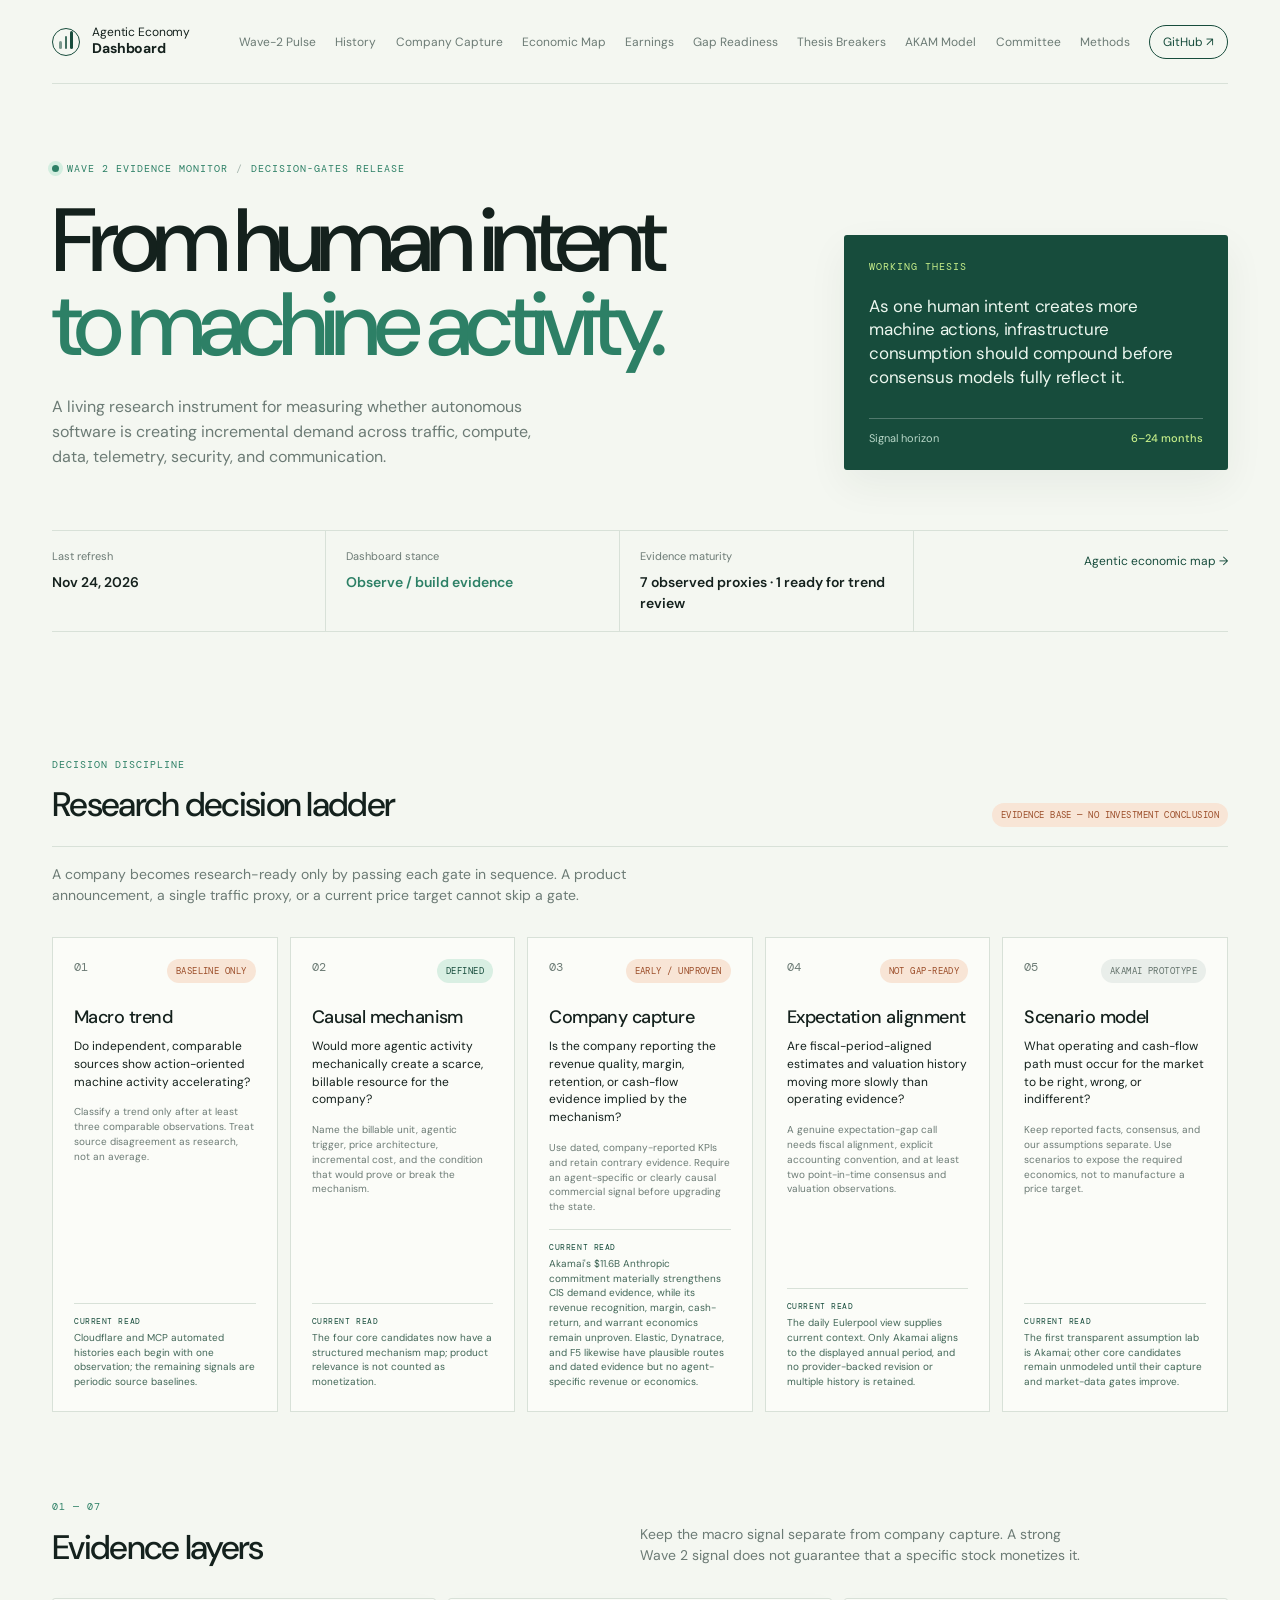
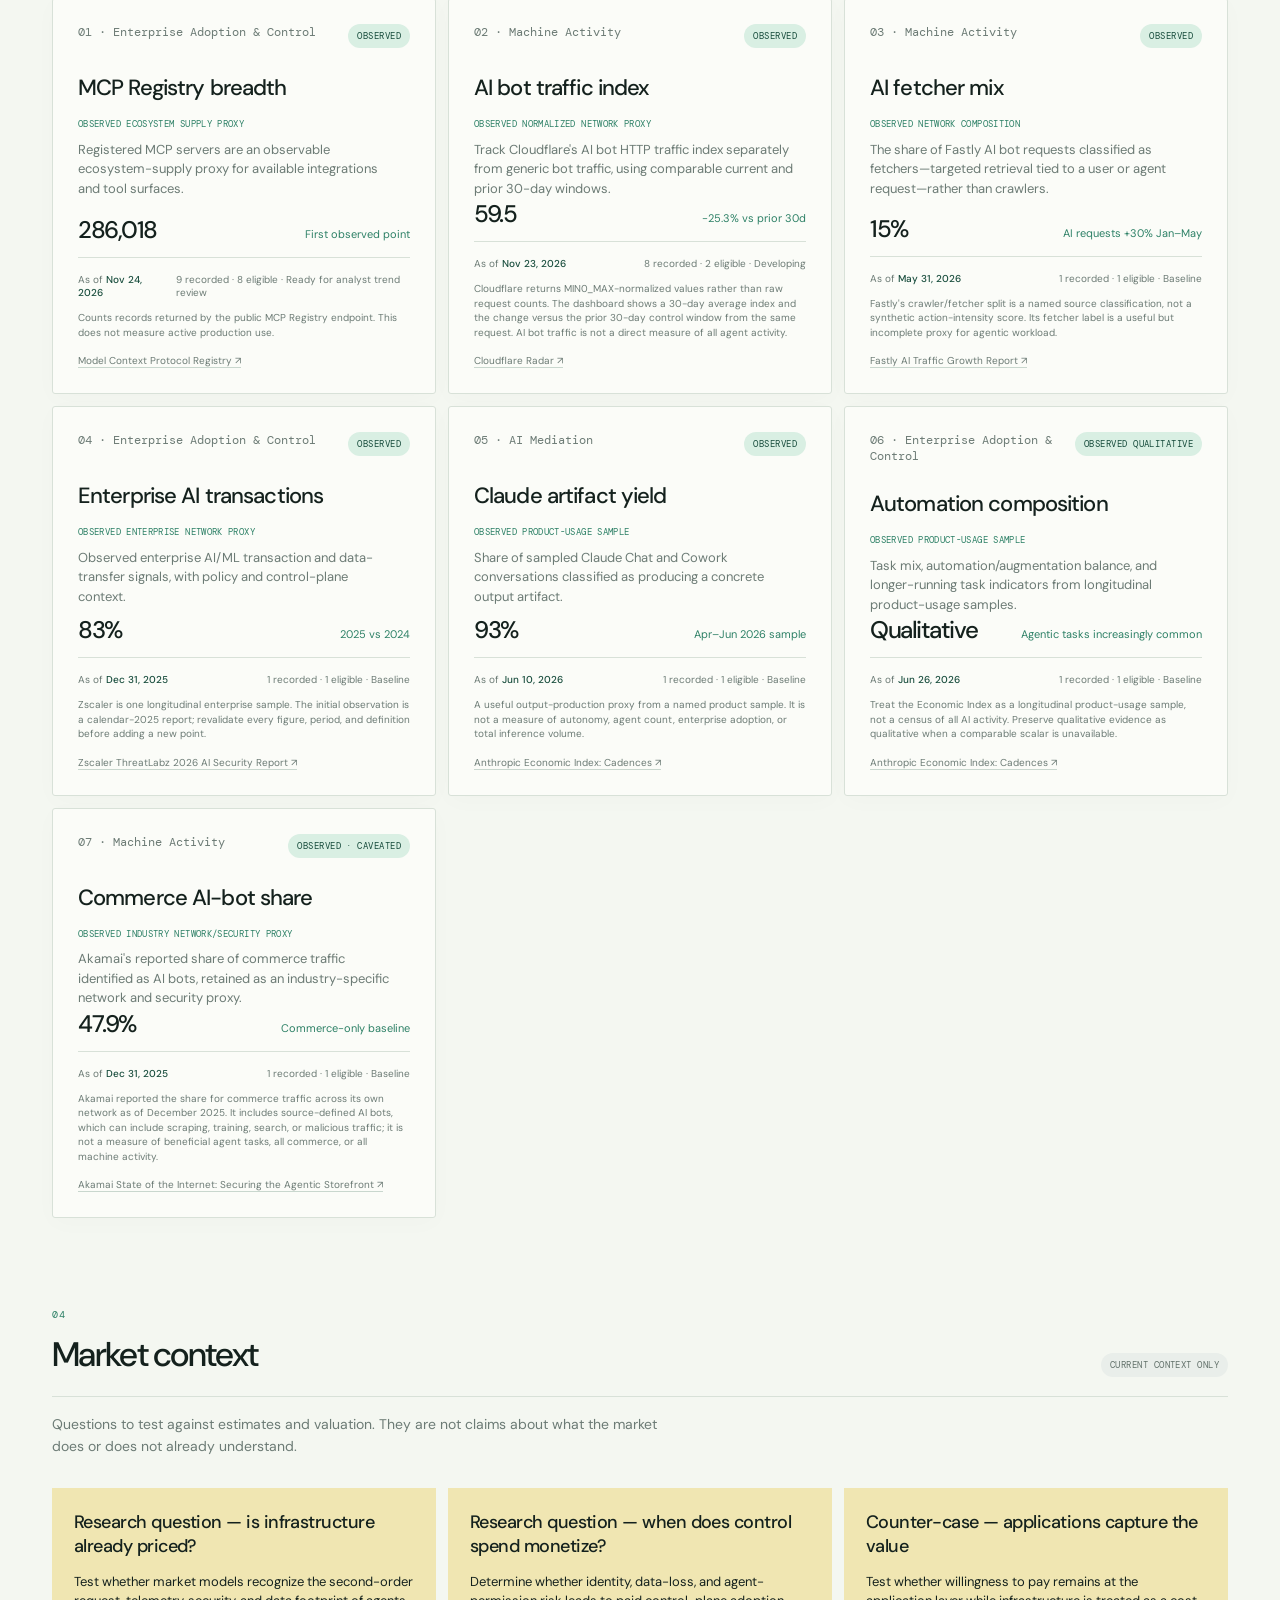
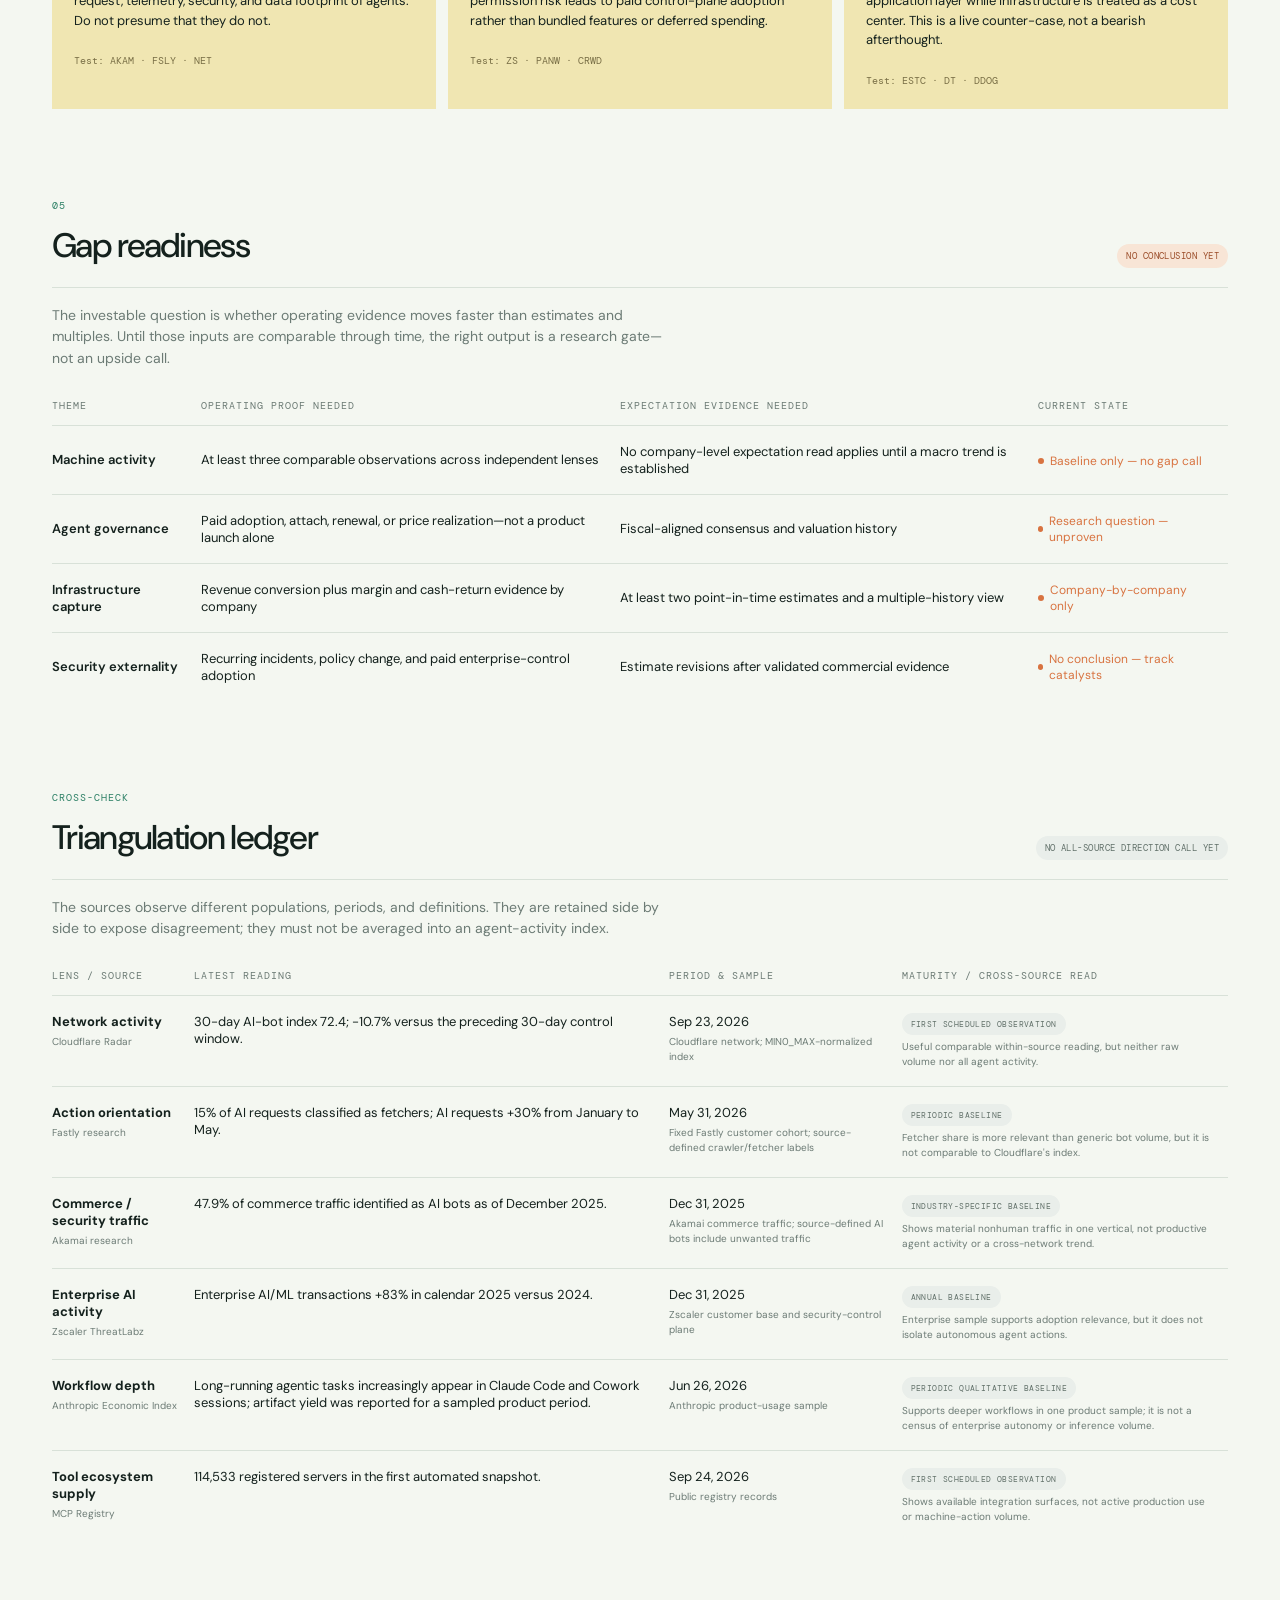
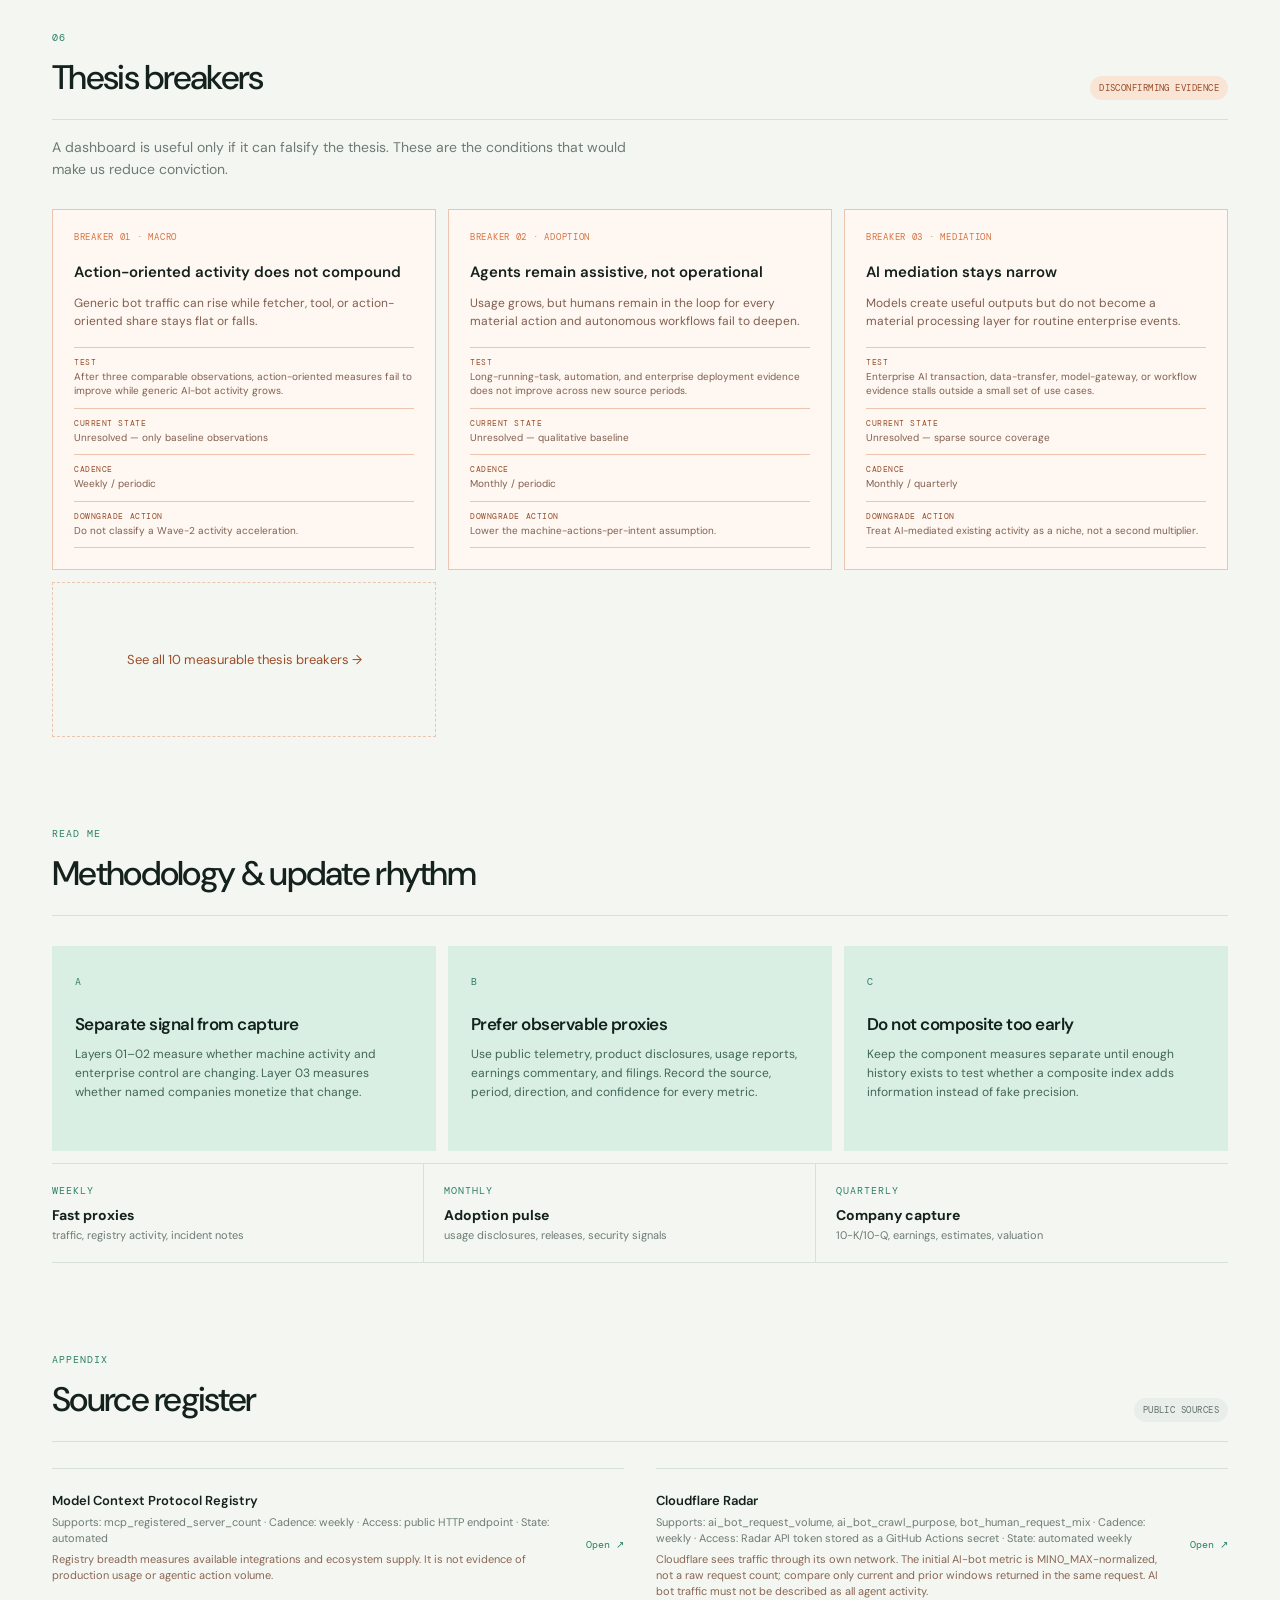
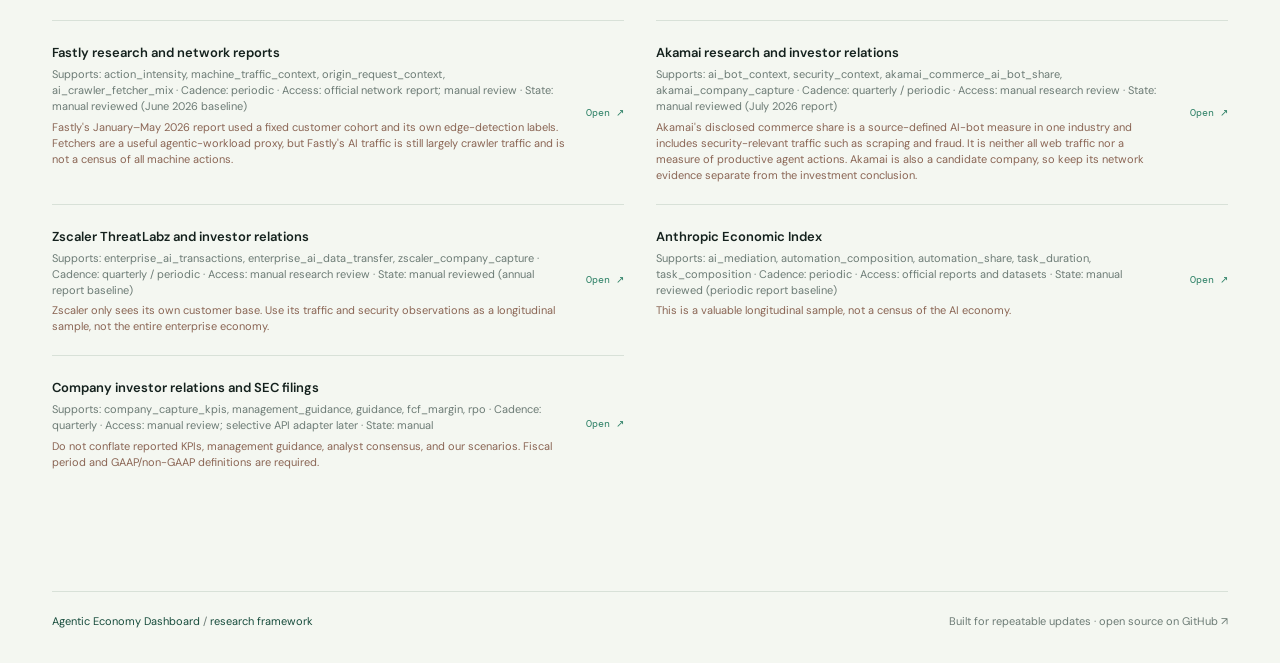
<file: index.html>
<!doctype html>
<html lang="en">
  <head>
    <meta charset="utf-8" />
    <meta name="viewport" content="width=device-width, initial-scale=1" />
    <meta name="description" content="A research dashboard for tracking evidence of the agentic economy." />
    <title>Agentic Economy Dashboard</title>
    <link rel="preconnect" href="https://fonts.googleapis.com" />
    <link rel="preconnect" href="https://fonts.googleapis.com" crossorigin />
    <link href="https://fonts.googleapis.com/css2?family=DM+Mono:wght@400;500&family=DM+Sans:wght@400;500;600;700&display=swap" rel="stylesheet" />
    <link rel="stylesheet" href="styles.css" />
    <link rel="stylesheet" href="decision-gates.css" />
  </head>
  <body data-page="pulse">
    <div class="shell">
      <header class="topbar">
        <a class="brand" href="#top" aria-label="Agentic Economy Dashboard home">
          <span class="brand-mark" aria-hidden="true"><i></i><i></i><i></i></span>
          <span>Agentic Economy<br /><strong>Dashboard</strong></span>
        </a>
        <nav class="topnav" aria-label="Primary navigation">
          <a href="index.html">Wave-2 Pulse</a>
          <a href="history.html">History</a>
          <a href="companies.html">Company Capture</a>
          <a href="economic-map.html">Economic Map</a>
          <a href="earnings.html">Earnings</a>
          <a href="expectations.html">Gap Readiness</a>
          <a href="breakers.html">Thesis Breakers</a>
          <a href="models.html">AKAM Model</a>
          <a href="committee.html">Committee</a>
          <a href="methodology.html">Methods</a>
          <a class="repo-link" href="https://github.com/gundemkorel/agentic-economy-dashboard" target="_blank" rel="noreferrer">GitHub ↗</a>
        </nav>
      </header>

      <main id="top">
        <section class="hero" id="dashboard">
          <div class="eyebrow"><span class="live-dot"></span> Wave 2 evidence monitor <span class="slash">/</span> decision-gates release</div>
          <div class="hero-grid">
            <div>
              <h1>From human intent<br /><em>to machine activity.</em></h1>
              <p class="hero-copy">A living research instrument for measuring whether autonomous software is creating incremental demand across traffic, compute, data, telemetry, security, and communication.</p>
            </div>
            <aside class="thesis-card">
              <p class="card-kicker">Working thesis</p>
              <p>As one human intent creates more machine actions, infrastructure consumption should compound before consensus models fully reflect it.</p>
              <div class="thesis-meta"><span>Signal horizon</span><strong>6–24 months</strong></div>
            </aside>
          </div>
          <div class="snapshot-row">
            <div class="snapshot-item"><span>Last refresh</span><strong id="last-updated">Loading…</strong></div>
            <div class="snapshot-item"><span>Dashboard stance</span><strong class="stance">Observe / build evidence</strong></div>
            <div class="snapshot-item"><span>Evidence maturity</span><strong id="confidence">Loading…</strong></div>
            <div class="snapshot-item action-item"><a href="economic-map.html">Agentic economic map →</a></div>
          </div>
        </section>

        <section class="section-block gates-block" id="research-gates">
          <div class="section-heading"><div><p class="section-number">Decision discipline</p><h2>Research decision ladder</h2></div><span class="tag warning" id="project-state">Loading…</span></div>
          <p class="section-lede" id="project-note">A company must pass the gates in sequence. No single traffic point, product launch, or price target can skip to an investment conclusion.</p>
          <div class="research-gate-grid" id="research-gate-grid" aria-live="polite"><div class="loading-state">Loading research gates…</div></div>
        </section>

        <section class="section-intro">
          <div><p class="section-number">01 — 07</p><h2>Evidence layers</h2></div>
          <p>Keep the macro signal separate from company capture. A strong Wave 2 signal does not guarantee that a specific stock monetizes it.</p>
        </section>

        <section class="metric-grid" id="metric-grid" aria-live="polite">
          <div class="loading-state">Loading evidence layers…</div>
        </section>

        <section class="section-block expectation-block" id="expectations">
          <div class="section-heading"><div><p class="section-number">04</p><h2>Market context</h2></div><span class="tag neutral">Current context only</span></div>
          <p class="section-lede">Questions to test against estimates and valuation. They are not claims about what the market does or does not already understand.</p>
          <div class="expectation-grid" id="expectation-grid"></div>
        </section>

        <section class="section-block gap-block" id="gap">
          <div class="section-heading"><div><p class="section-number">05</p><h2>Gap readiness</h2></div><span class="tag warning">No conclusion yet</span></div>
          <p class="section-lede">The investable question is whether operating evidence moves faster than estimates and multiples. Until those inputs are comparable through time, the right output is a research gate—not an upside call.</p>
          <div class="gap-table-wrap"><table class="gap-table"><thead><tr><th>Theme</th><th>Operating proof needed</th><th>Expectation evidence needed</th><th>Current state</th></tr></thead><tbody id="gap-table-body"></tbody></table></div>
        </section>

        <section class="section-block triangulation-block" id="triangulation">
          <div class="section-heading"><div><p class="section-number">Cross-check</p><h2>Triangulation ledger</h2></div><span class="tag neutral" id="triangulation-headline">Loading…</span></div>
          <p class="section-lede" id="triangulation-summary">Keep sources with different samples and definitions side by side. Disagreement is evidence to investigate, not a problem to average away.</p>
          <div class="gap-table-wrap"><table class="gap-table triangulation-table"><thead><tr><th>Lens / source</th><th>Latest reading</th><th>Period &amp; sample</th><th>Maturity / cross-source read</th></tr></thead><tbody id="triangulation-body"></tbody></table></div>
        </section>

        <section class="section-block breakers-block" id="breakers">
          <div class="section-heading"><div><p class="section-number">06</p><h2>Thesis breakers</h2></div><span class="tag warning">Disconfirming evidence</span></div>
          <p class="section-lede">A dashboard is useful only if it can falsify the thesis. These are the conditions that would make us reduce conviction.</p>
          <div class="breaker-grid" id="breaker-grid"></div>
        </section>

        <section class="section-block methodology-block" id="methodology">
          <div class="section-heading"><div><p class="section-number">Read me</p><h2>Methodology &amp; update rhythm</h2></div></div>
          <div class="method-grid">
            <div class="method-card"><span class="method-index">A</span><h3>Separate signal from capture</h3><p>Layers 01–02 measure whether machine activity and enterprise control are changing. Layer 03 measures whether named companies monetize that change.</p></div>
            <div class="method-card"><span class="method-index">B</span><h3>Prefer observable proxies</h3><p>Use public telemetry, product disclosures, usage reports, earnings commentary, and filings. Record the source, period, direction, and confidence for every metric.</p></div>
            <div class="method-card"><span class="method-index">C</span><h3>Do not composite too early</h3><p>Keep the component measures separate until enough history exists to test whether a composite index adds information instead of fake precision.</p></div>
          </div>
          <div class="cadence-row"><div><span class="cadence-label">Weekly</span><strong>Fast proxies</strong><small>traffic, registry activity, incident notes</small></div><div><span class="cadence-label">Monthly</span><strong>Adoption pulse</strong><small>usage disclosures, releases, security signals</small></div><div><span class="cadence-label">Quarterly</span><strong>Company capture</strong><small>10-K/10-Q, earnings, estimates, valuation</small></div></div>
        </section>

        <section class="section-block sources-block" id="sources">
          <div class="section-heading"><div><p class="section-number">Appendix</p><h2>Source register</h2></div><span class="tag neutral">Public sources</span></div>
          <div class="source-list" id="source-list"></div>
        </section>
      </main>

      <footer class="footer"><span>Agentic Economy Dashboard <span class="muted">/</span> research framework</span><span class="muted">Built for repeatable updates · <a href="https://github.com/gundemkorel/agentic-economy-dashboard" target="_blank" rel="noreferrer">open source on GitHub ↗</a></span></footer>
    </div>
    <script src="app.js?build=__MARKET_SNAPSHOT_VERSION__" type="module"></script>
  </body>
</html>
</file>
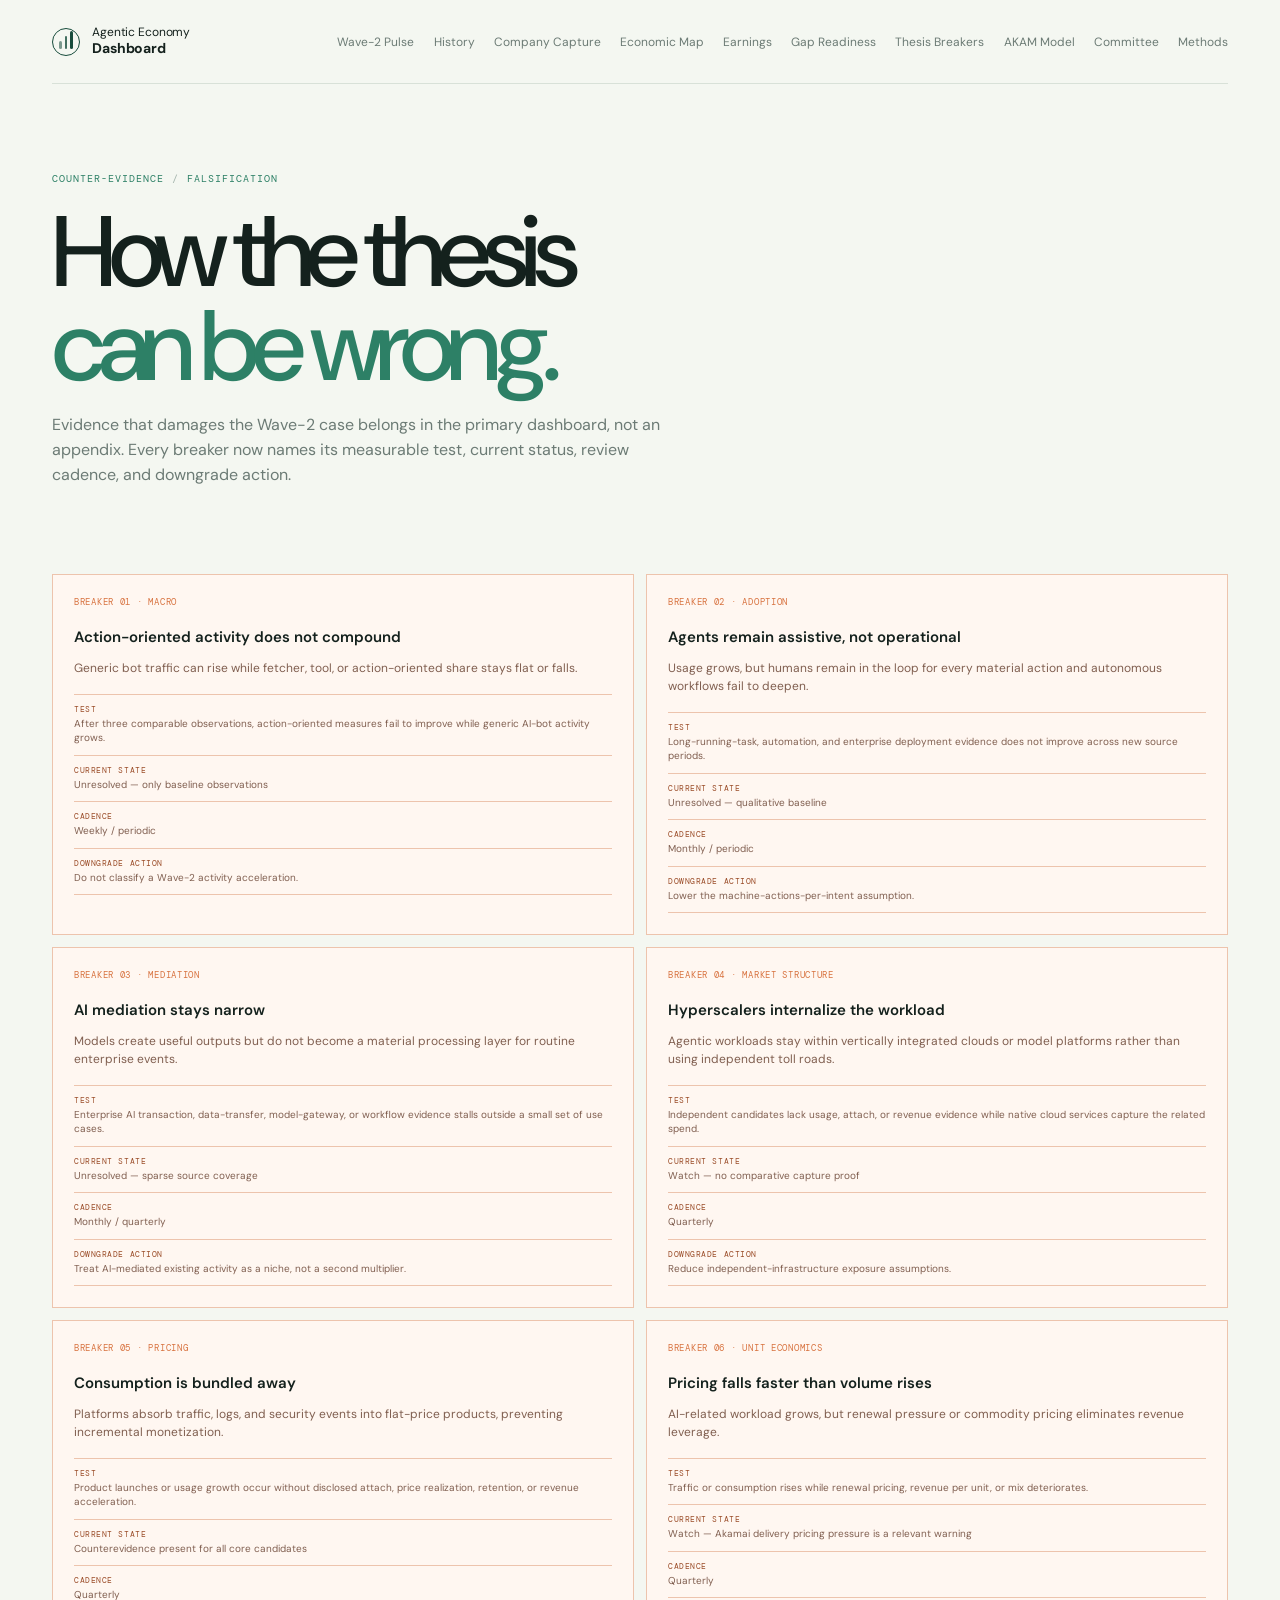
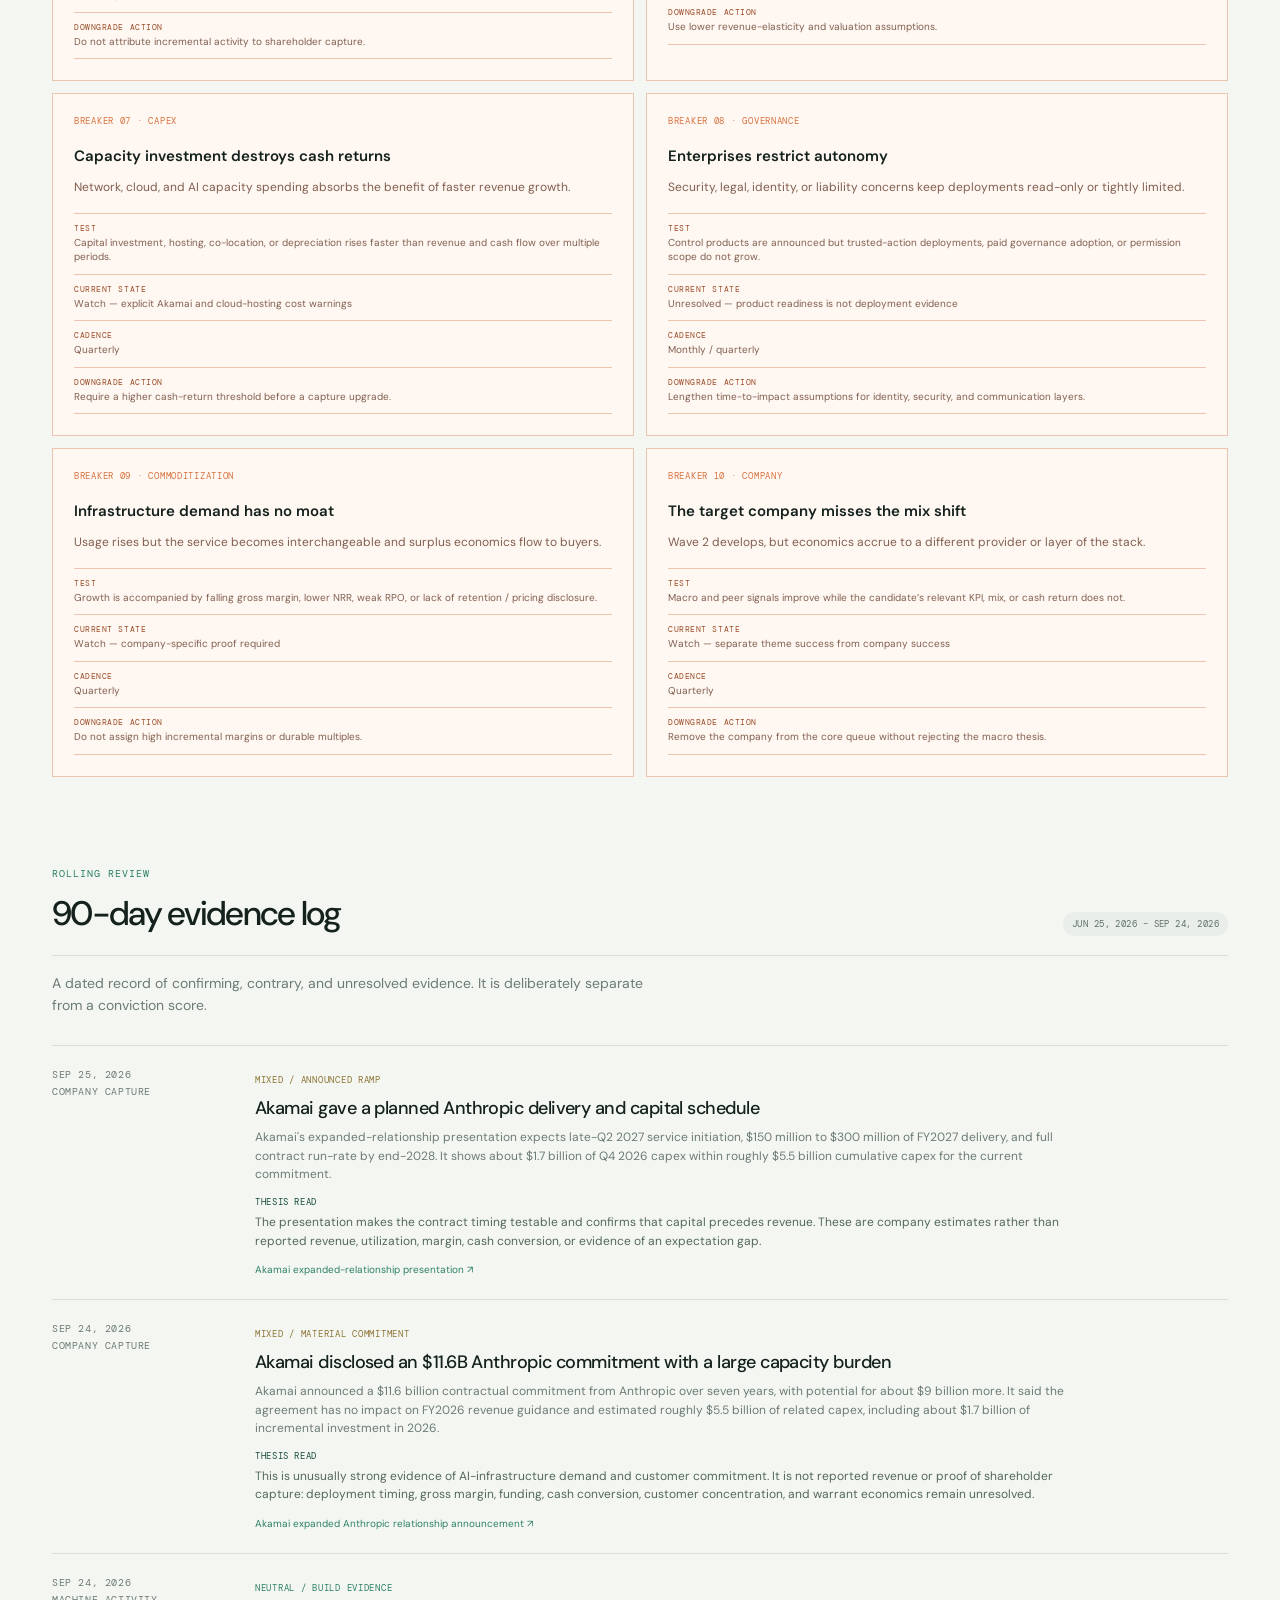
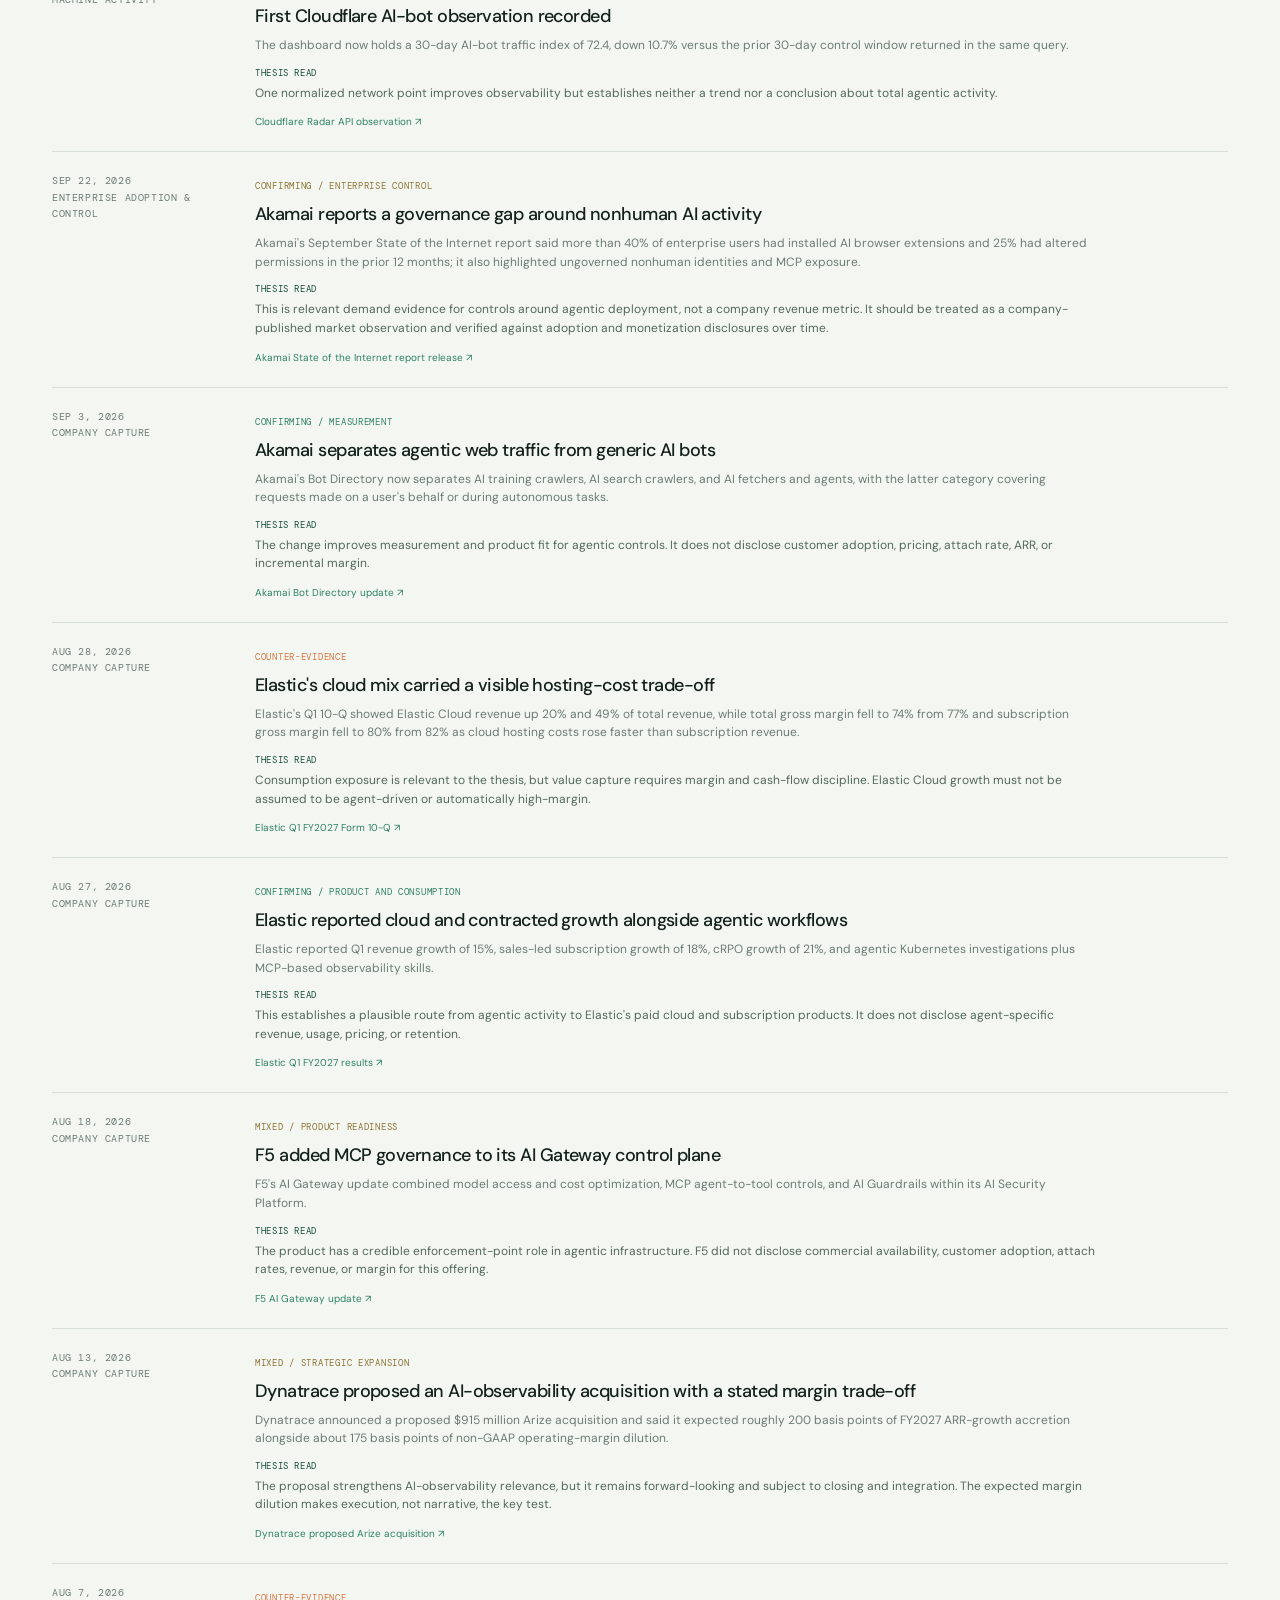
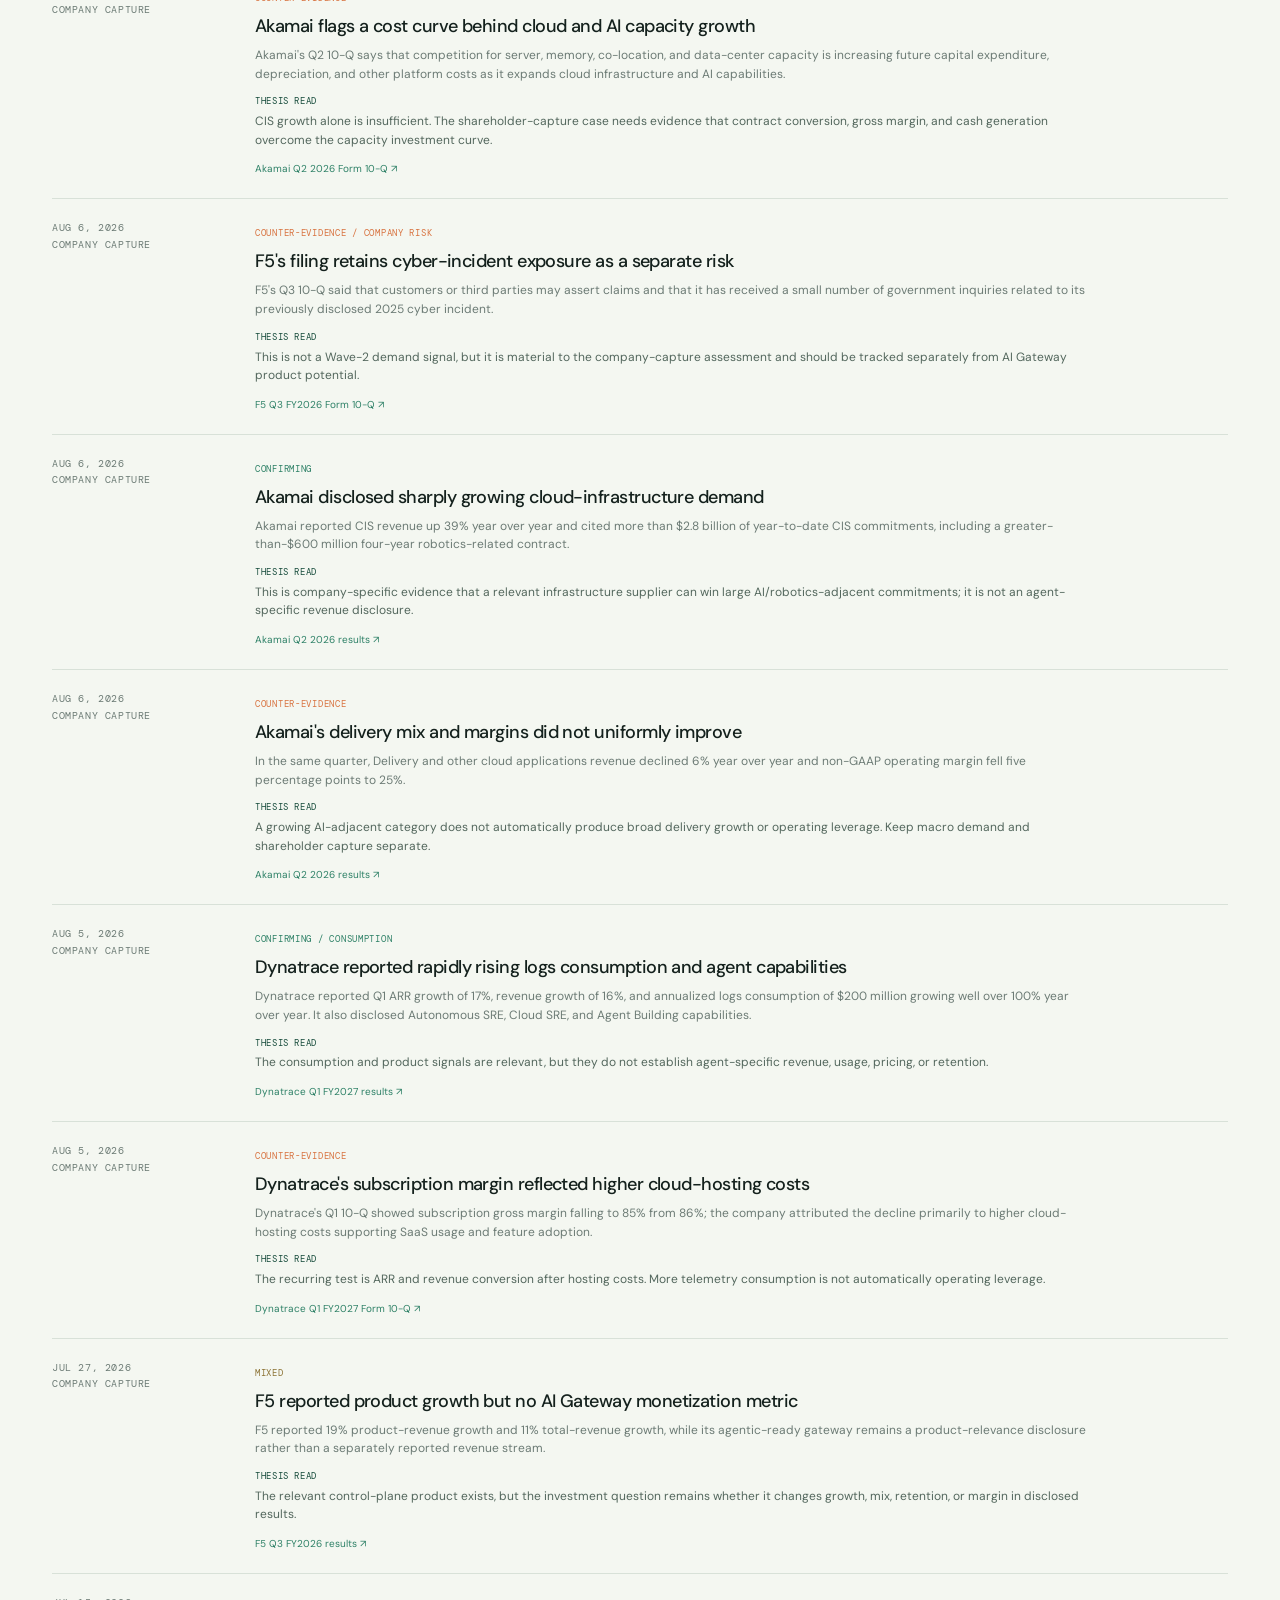
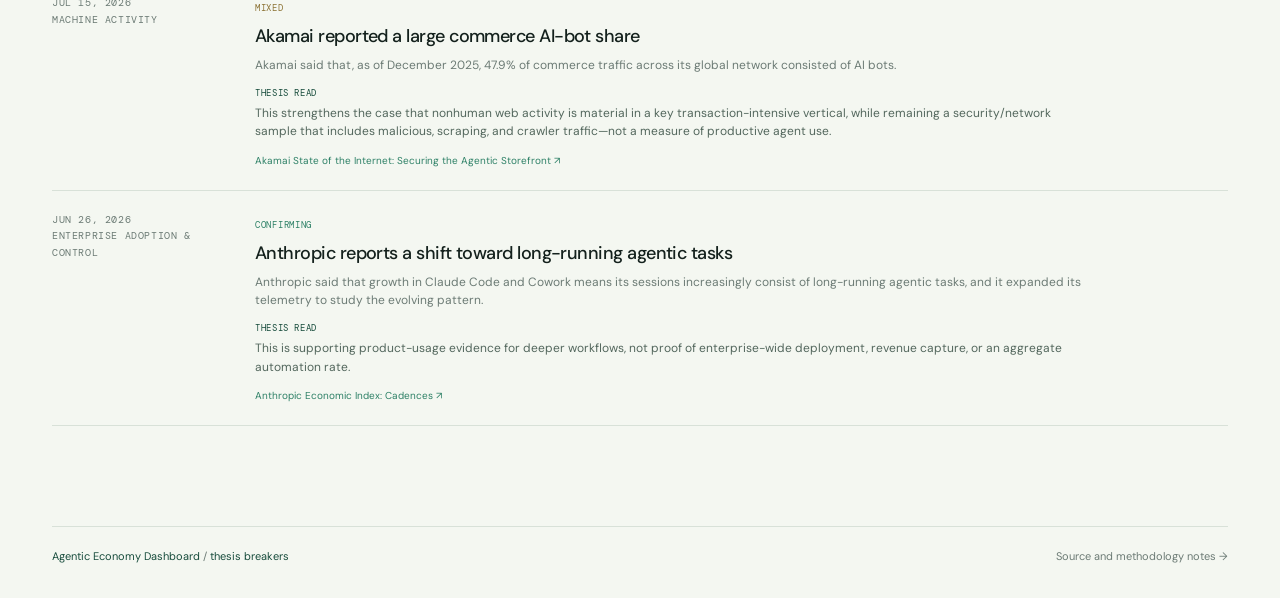
<file: breakers.html>
<!doctype html>
<html lang="en">
  <head>
    <meta charset="utf-8" />
    <meta name="viewport" content="width=device-width, initial-scale=1" />
    <meta name="description" content="Thesis breakers for the Agentic Economy Dashboard." />
    <title>Thesis Breakers · Agentic Economy Dashboard</title>
    <link rel="preconnect" href="https://fonts.googleapis.com" />
    <link rel="preconnect" href="https://fonts.gstatic.com" crossorigin />
    <link href="https://fonts.googleapis.com/css2?family=DM+Mono:wght@400;500&family=DM+Sans:wght@400;500;600;700&display=swap" rel="stylesheet" />
    <link rel="stylesheet" href="styles.css" />
    <link rel="stylesheet" href="evidence.css" />
    <link rel="stylesheet" href="decision-gates.css" />
  </head>
  <body data-page="breakers">
    <div class="shell">
      <header class="topbar">
        <a class="brand" href="index.html"><span class="brand-mark" aria-hidden="true"><i></i><i></i><i></i></span><span>Agentic Economy<br /><strong>Dashboard</strong></span></a>
        <nav class="topnav" aria-label="Primary navigation"><a href="index.html">Wave-2 Pulse</a><a href="history.html">History</a><a href="companies.html">Company Capture</a><a href="economic-map.html">Economic Map</a><a href="earnings.html">Earnings</a><a href="expectations.html">Gap Readiness</a><a href="breakers.html">Thesis Breakers</a><a href="models.html">AKAM Model</a><a href="committee.html">Committee</a><a href="methodology.html">Methods</a></nav>
      </header>
      <main>
        <section class="page-hero">
          <p class="eyebrow">Counter-evidence <span class="slash">/</span> falsification</p>
          <h1>How the thesis<br /><em>can be wrong.</em></h1>
          <p>Evidence that damages the Wave-2 case belongs in the primary dashboard, not an appendix. Every breaker now names its measurable test, current status, review cadence, and downgrade action.</p>
        </section>
        <section class="breaker-grid breaker-page" id="breaker-grid" aria-live="polite"><div class="loading-state">Loading thesis breakers…</div></section>
        <section class="section-block evidence-log-block">
          <div class="section-heading"><div><p class="section-number">Rolling review</p><h2>90-day evidence log</h2></div><span class="tag neutral" id="evidence-window">Loading…</span></div>
          <p class="section-lede">A dated record of confirming, contrary, and unresolved evidence. It is deliberately separate from a conviction score.</p>
          <div class="evidence-log" id="evidence-log" aria-live="polite"><div class="loading-state">Loading evidence log…</div></div>
        </section>
      </main>
      <footer class="footer"><span>Agentic Economy Dashboard <span class="muted">/</span> thesis breakers</span><a class="muted" href="methodology.html">Source and methodology notes →</a></footer>
    </div>
    <script src="app.js?build=__MARKET_SNAPSHOT_VERSION__" type="module"></script>
  </body>
</html>
</file>
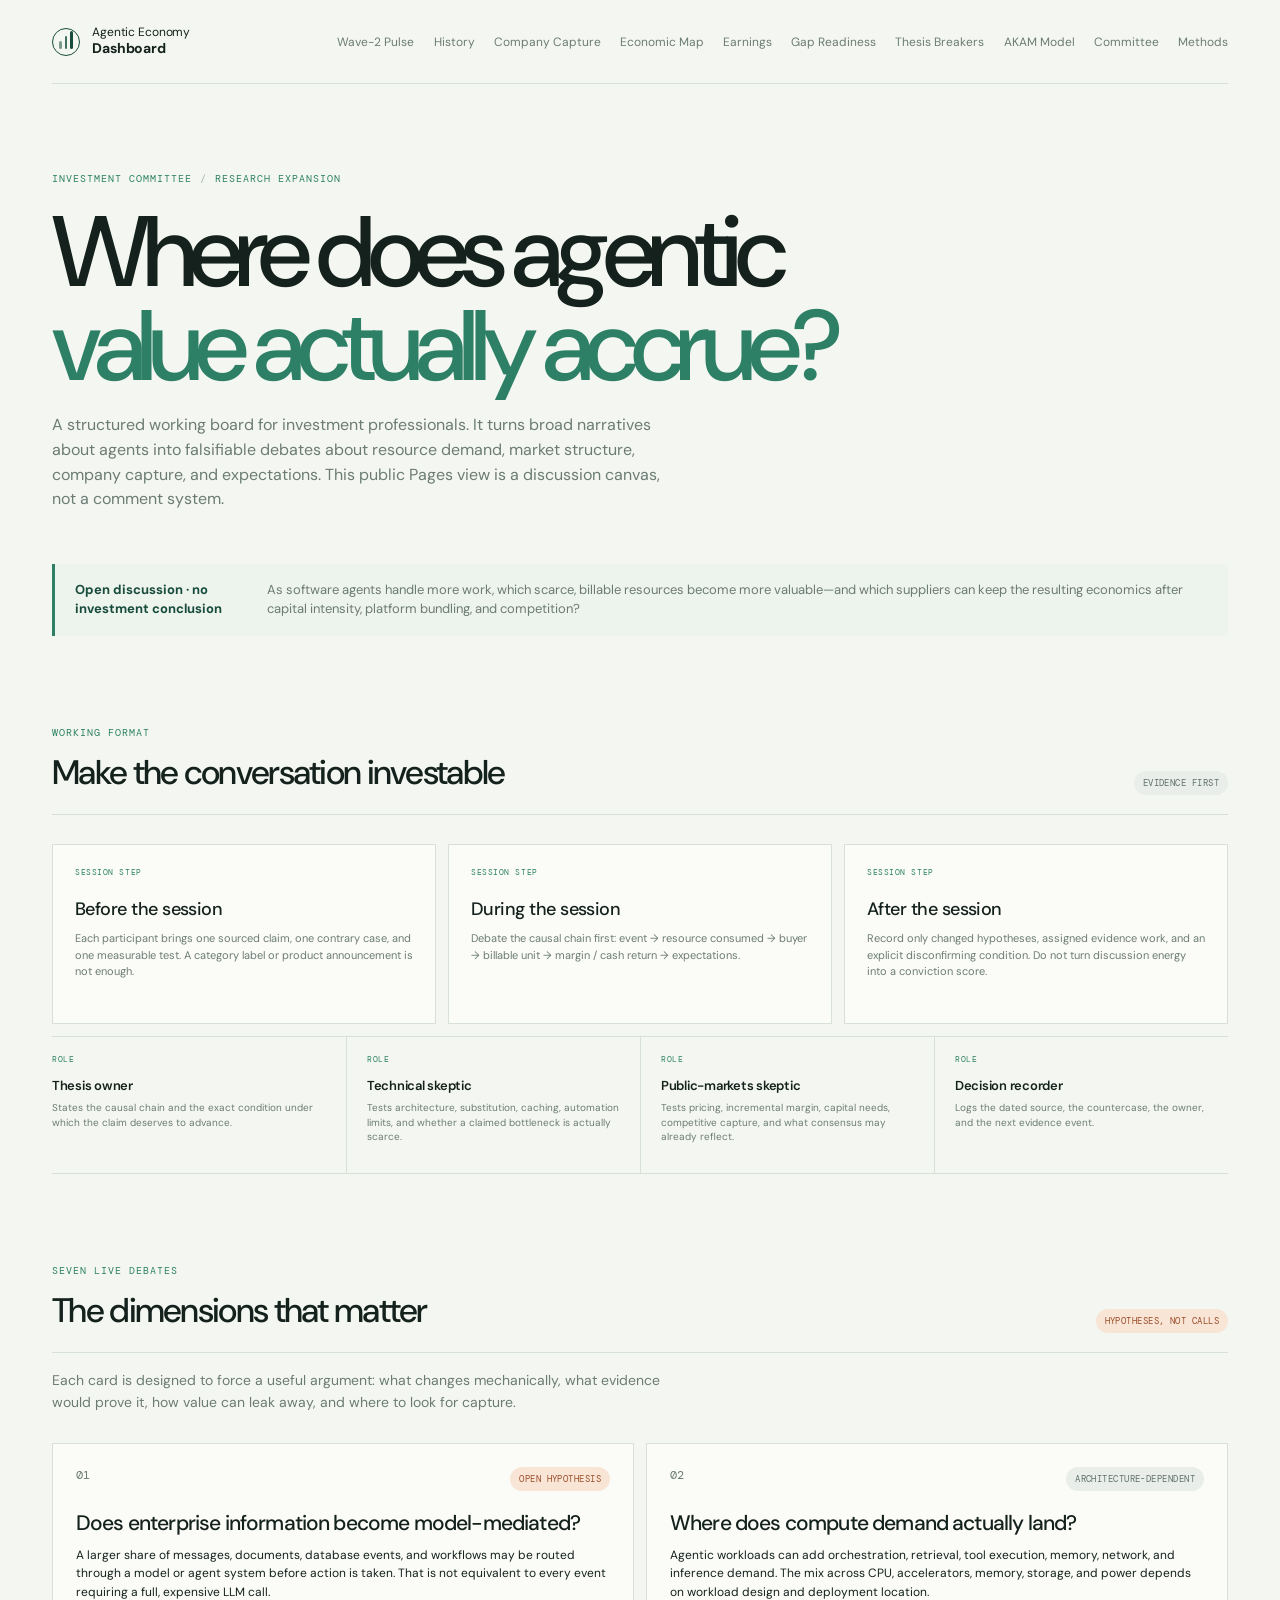
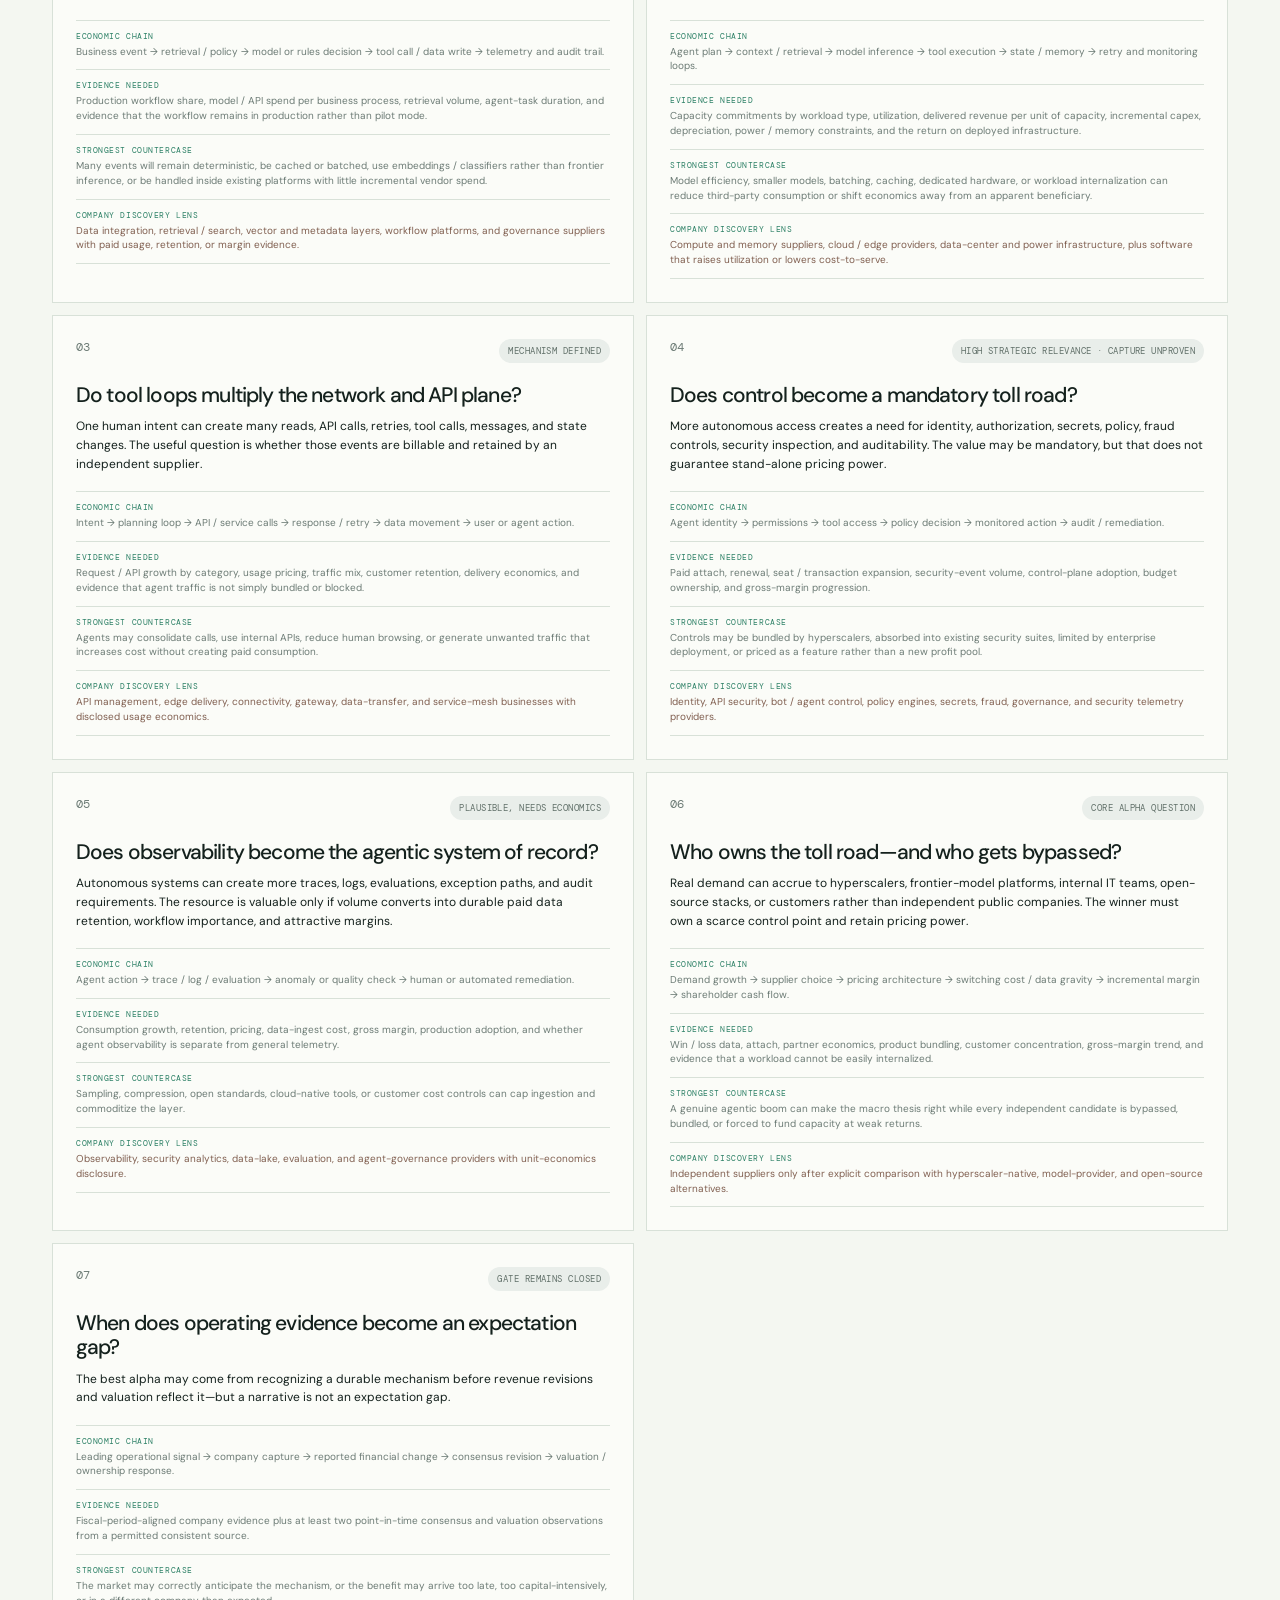
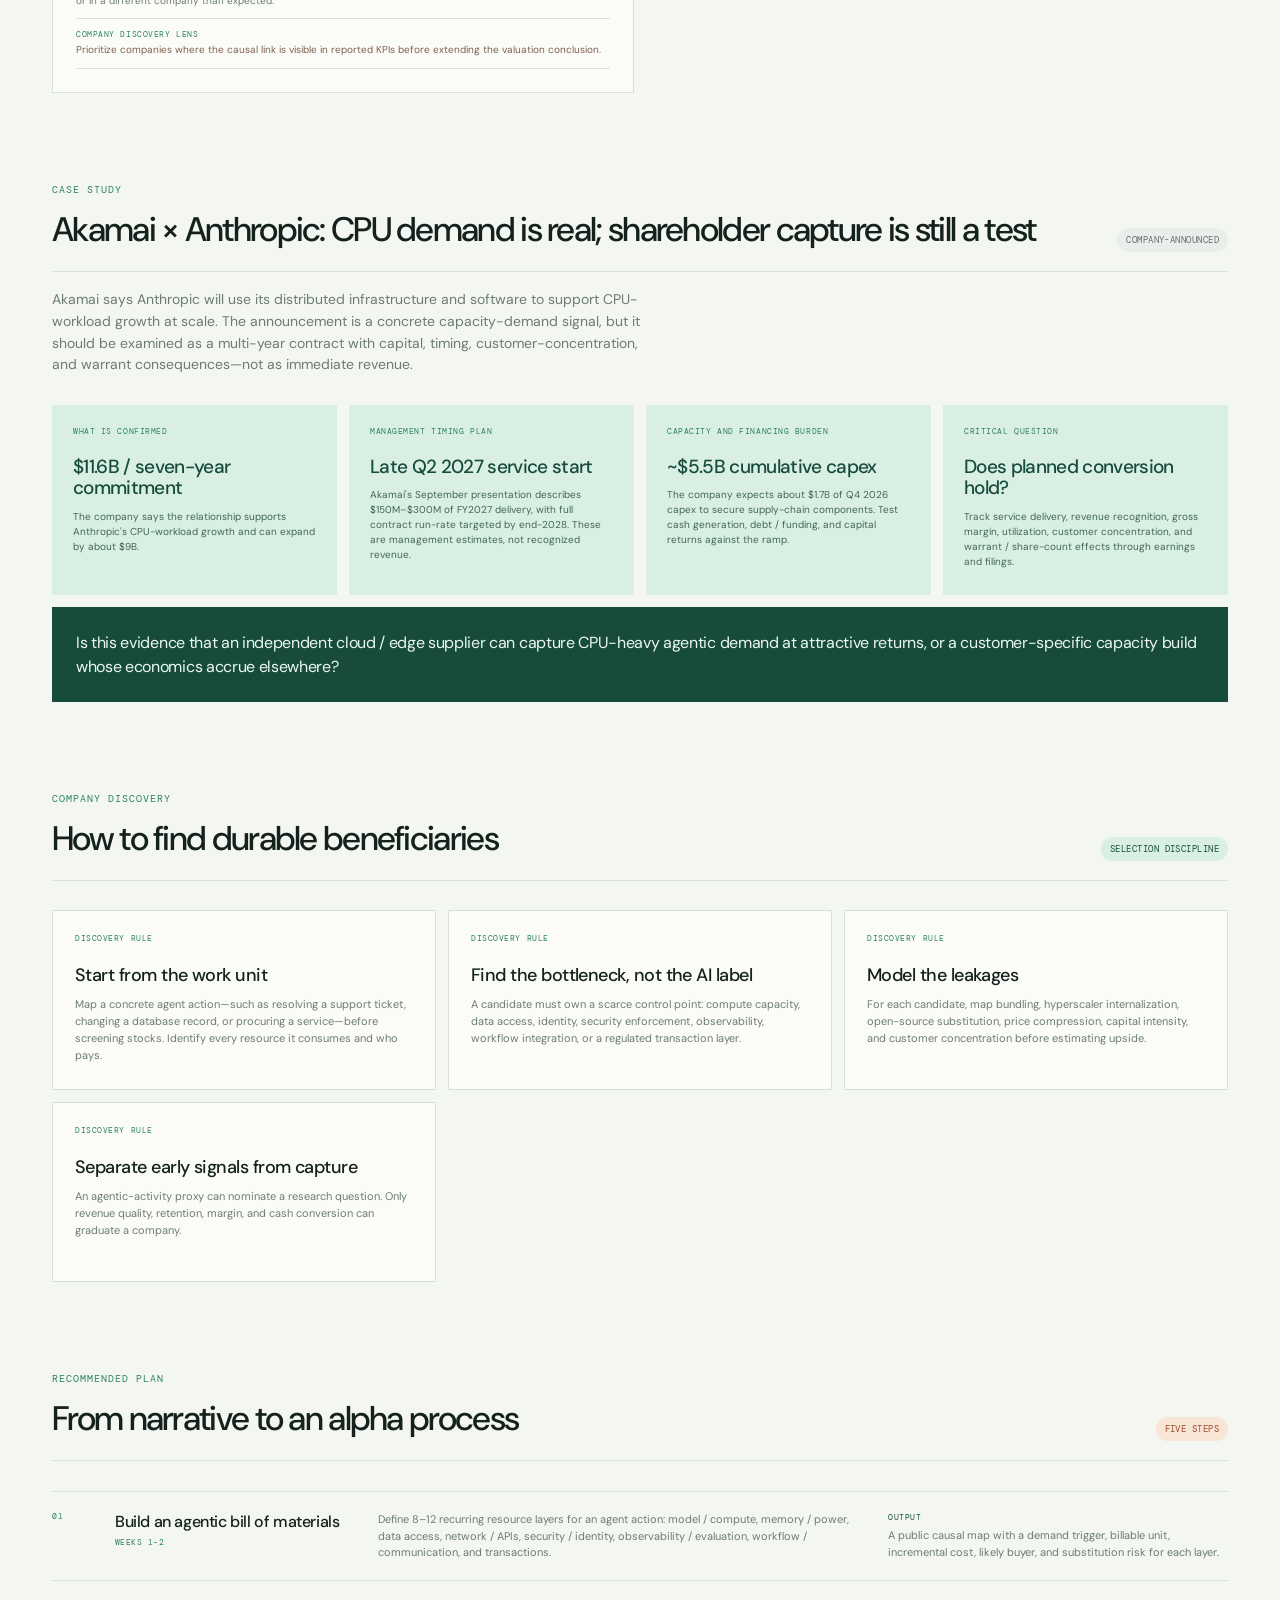
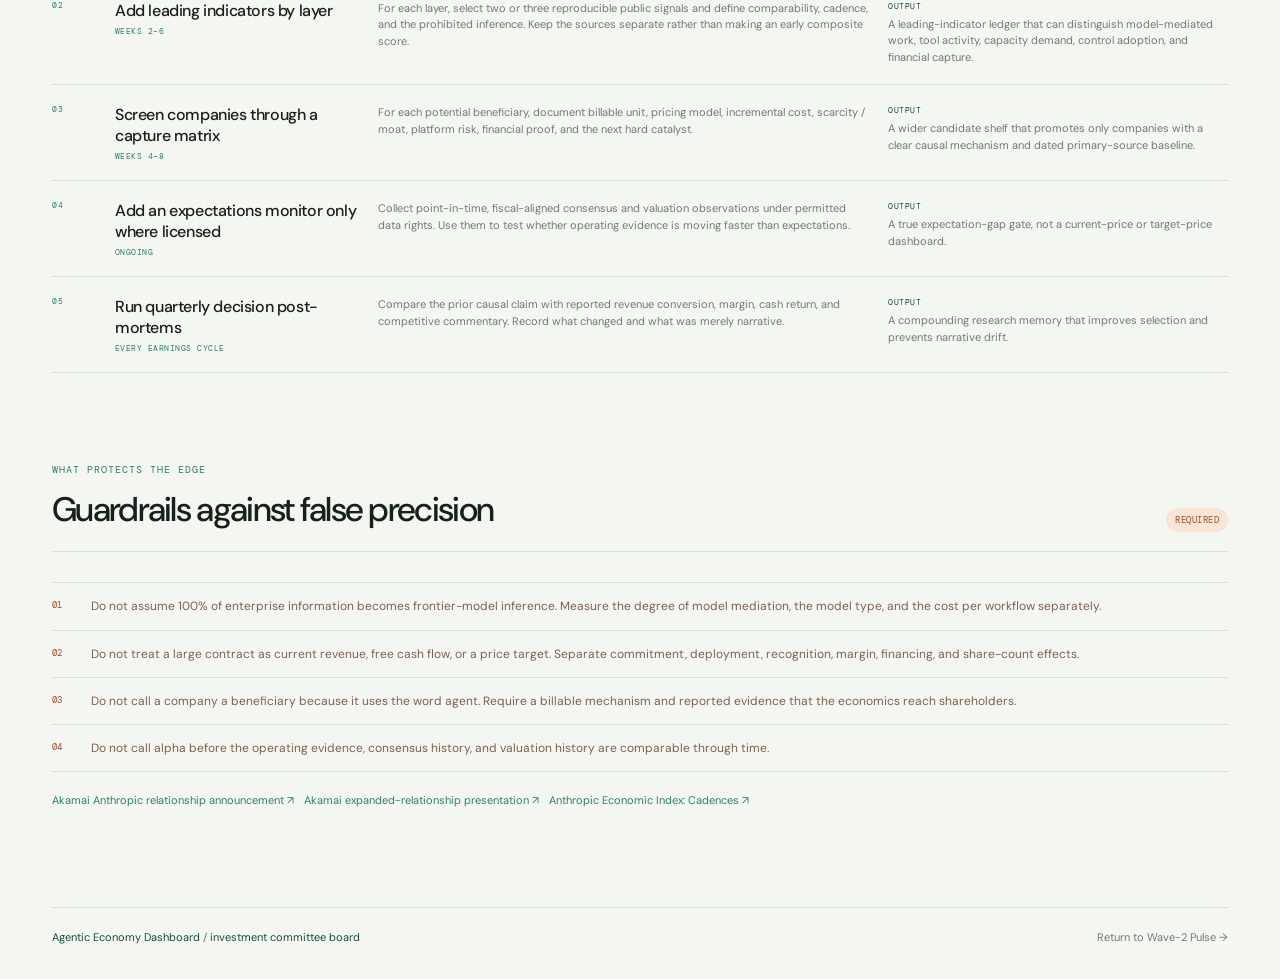
<file: committee.html>
<!doctype html>
<html lang="en">
  <head>
    <meta charset="utf-8" />
    <meta name="viewport" content="width=device-width, initial-scale=1" />
    <meta name="description" content="Investment-committee discussion board for researching the agentic economy." />
    <title>Investment Committee · Agentic Economy Dashboard</title>
    <link rel="preconnect" href="https://fonts.googleapis.com" />
    <link rel="preconnect" href="https://fonts.gstatic.com" crossorigin />
    <link href="https://fonts.googleapis.com/css2?family=DM+Mono:wght@400;500&family=DM+Sans:wght@400;500;600;700&display=swap" rel="stylesheet" />
    <link rel="stylesheet" href="styles.css" />
    <link rel="stylesheet" href="decision-gates.css" />
    <link rel="stylesheet" href="committee.css" />
  </head>
  <body data-page="committee">
    <div class="shell">
      <header class="topbar">
        <a class="brand" href="index.html"><span class="brand-mark" aria-hidden="true"><i></i><i></i><i></i></span><span>Agentic Economy<br /><strong>Dashboard</strong></span></a>
        <nav class="topnav" aria-label="Primary navigation"><a href="index.html">Wave-2 Pulse</a><a href="history.html">History</a><a href="companies.html">Company Capture</a><a href="economic-map.html">Economic Map</a><a href="earnings.html">Earnings</a><a href="expectations.html">Gap Readiness</a><a href="breakers.html">Thesis Breakers</a><a href="models.html">AKAM Model</a><a href="committee.html">Committee</a><a href="methodology.html">Methods</a></nav>
      </header>
      <main>
        <section class="page-hero committee-hero">
          <p class="eyebrow">Investment committee <span class="slash">/</span> research expansion</p>
          <h1>Where does agentic<br /><em>value actually accrue?</em></h1>
          <p id="committee-purpose">Loading committee board…</p>
        </section>
        <section class="notice committee-notice"><strong id="committee-status">Loading…</strong><span id="committee-question">Loading governing question…</span></section>
        <section class="section-block committee-use-section">
          <div class="section-heading"><div><p class="section-number">Working format</p><h2>Make the conversation investable</h2></div><span class="tag neutral">Evidence first</span></div>
          <div class="committee-use-grid" id="committee-facilitation" aria-live="polite"><div class="loading-state">Loading session format…</div></div>
          <div class="committee-role-row" id="committee-roles" aria-live="polite"><div class="loading-state">Loading committee roles…</div></div>
        </section>
        <section class="section-block committee-debates-section">
          <div class="section-heading"><div><p class="section-number">Seven live debates</p><h2>The dimensions that matter</h2></div><span class="tag warning">Hypotheses, not calls</span></div>
          <p class="section-lede">Each card is designed to force a useful argument: what changes mechanically, what evidence would prove it, how value can leak away, and where to look for capture.</p>
          <div class="committee-debate-grid" id="committee-debates" aria-live="polite"><div class="loading-state">Loading discussion prompts…</div></div>
        </section>
        <section class="section-block committee-case-section">
          <div class="section-heading"><div><p class="section-number">Case study</p><h2 id="committee-case-title">Loading current case…</h2></div><span class="tag neutral">Company-announced</span></div>
          <p class="section-lede" id="committee-case-summary">Loading case context…</p>
          <div class="committee-case-grid" id="committee-case-facts" aria-live="polite"><div class="loading-state">Loading case facts…</div></div>
          <p class="committee-case-prompt" id="committee-case-prompt">Loading committee prompt…</p>
        </section>
        <section class="section-block committee-discovery-section">
          <div class="section-heading"><div><p class="section-number">Company discovery</p><h2>How to find durable beneficiaries</h2></div><span class="tag positive">Selection discipline</span></div>
          <div class="committee-discovery-grid" id="committee-discovery" aria-live="polite"><div class="loading-state">Loading discovery principles…</div></div>
        </section>
        <section class="section-block committee-plan-section">
          <div class="section-heading"><div><p class="section-number">Recommended plan</p><h2>From narrative to an alpha process</h2></div><span class="tag warning">Five steps</span></div>
          <div class="committee-plan-grid" id="committee-plan" aria-live="polite"><div class="loading-state">Loading research plan…</div></div>
        </section>
        <section class="section-block committee-guardrails-section">
          <div class="section-heading"><div><p class="section-number">What protects the edge</p><h2>Guardrails against false precision</h2></div><span class="tag caution">Required</span></div>
          <ol class="committee-guardrails" id="committee-guardrails"><li>Loading guardrails…</li></ol>
          <div class="company-sources committee-sources" id="committee-sources"></div>
        </section>
      </main>
      <footer class="footer"><span>Agentic Economy Dashboard <span class="muted">/</span> investment committee board</span><a class="muted" href="index.html">Return to Wave-2 Pulse →</a></footer>
    </div>
    <script src="app.js?build=__MARKET_SNAPSHOT_VERSION__" type="module"></script>
  </body>
</html>
</file>
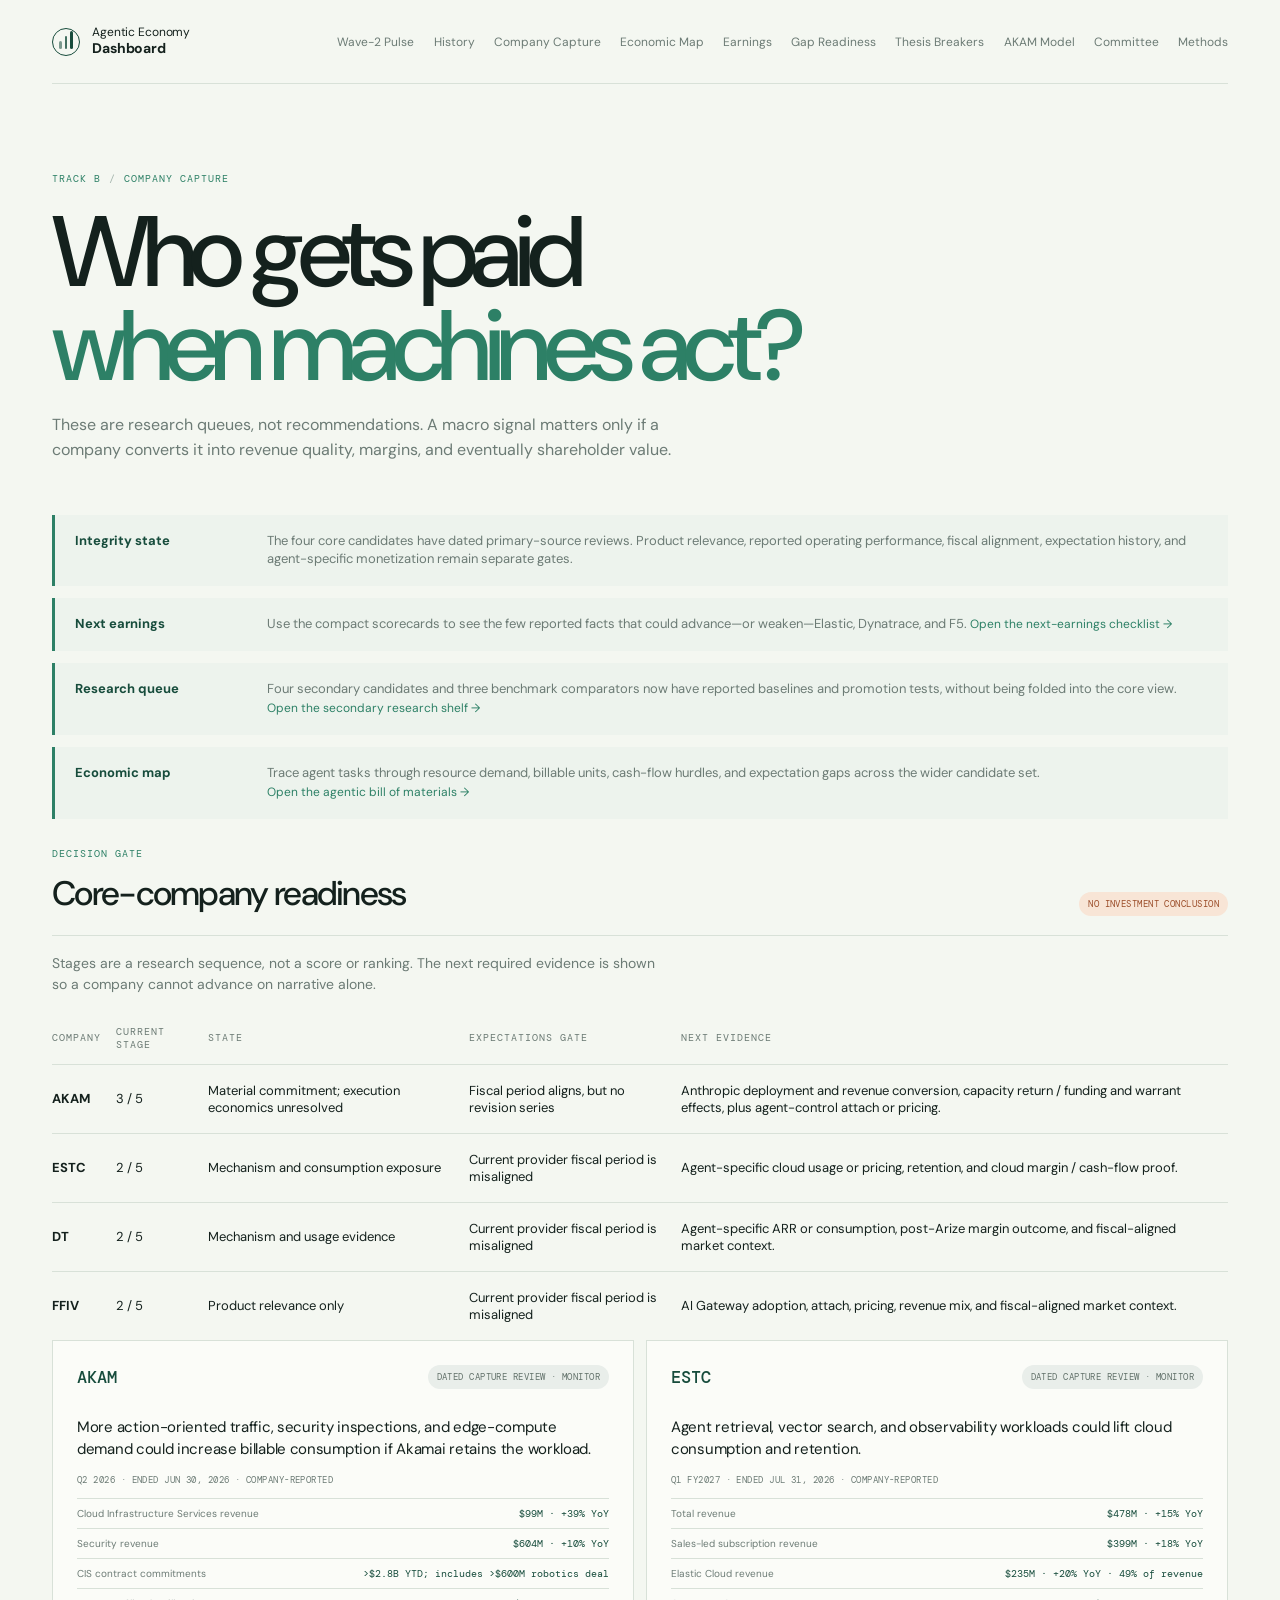
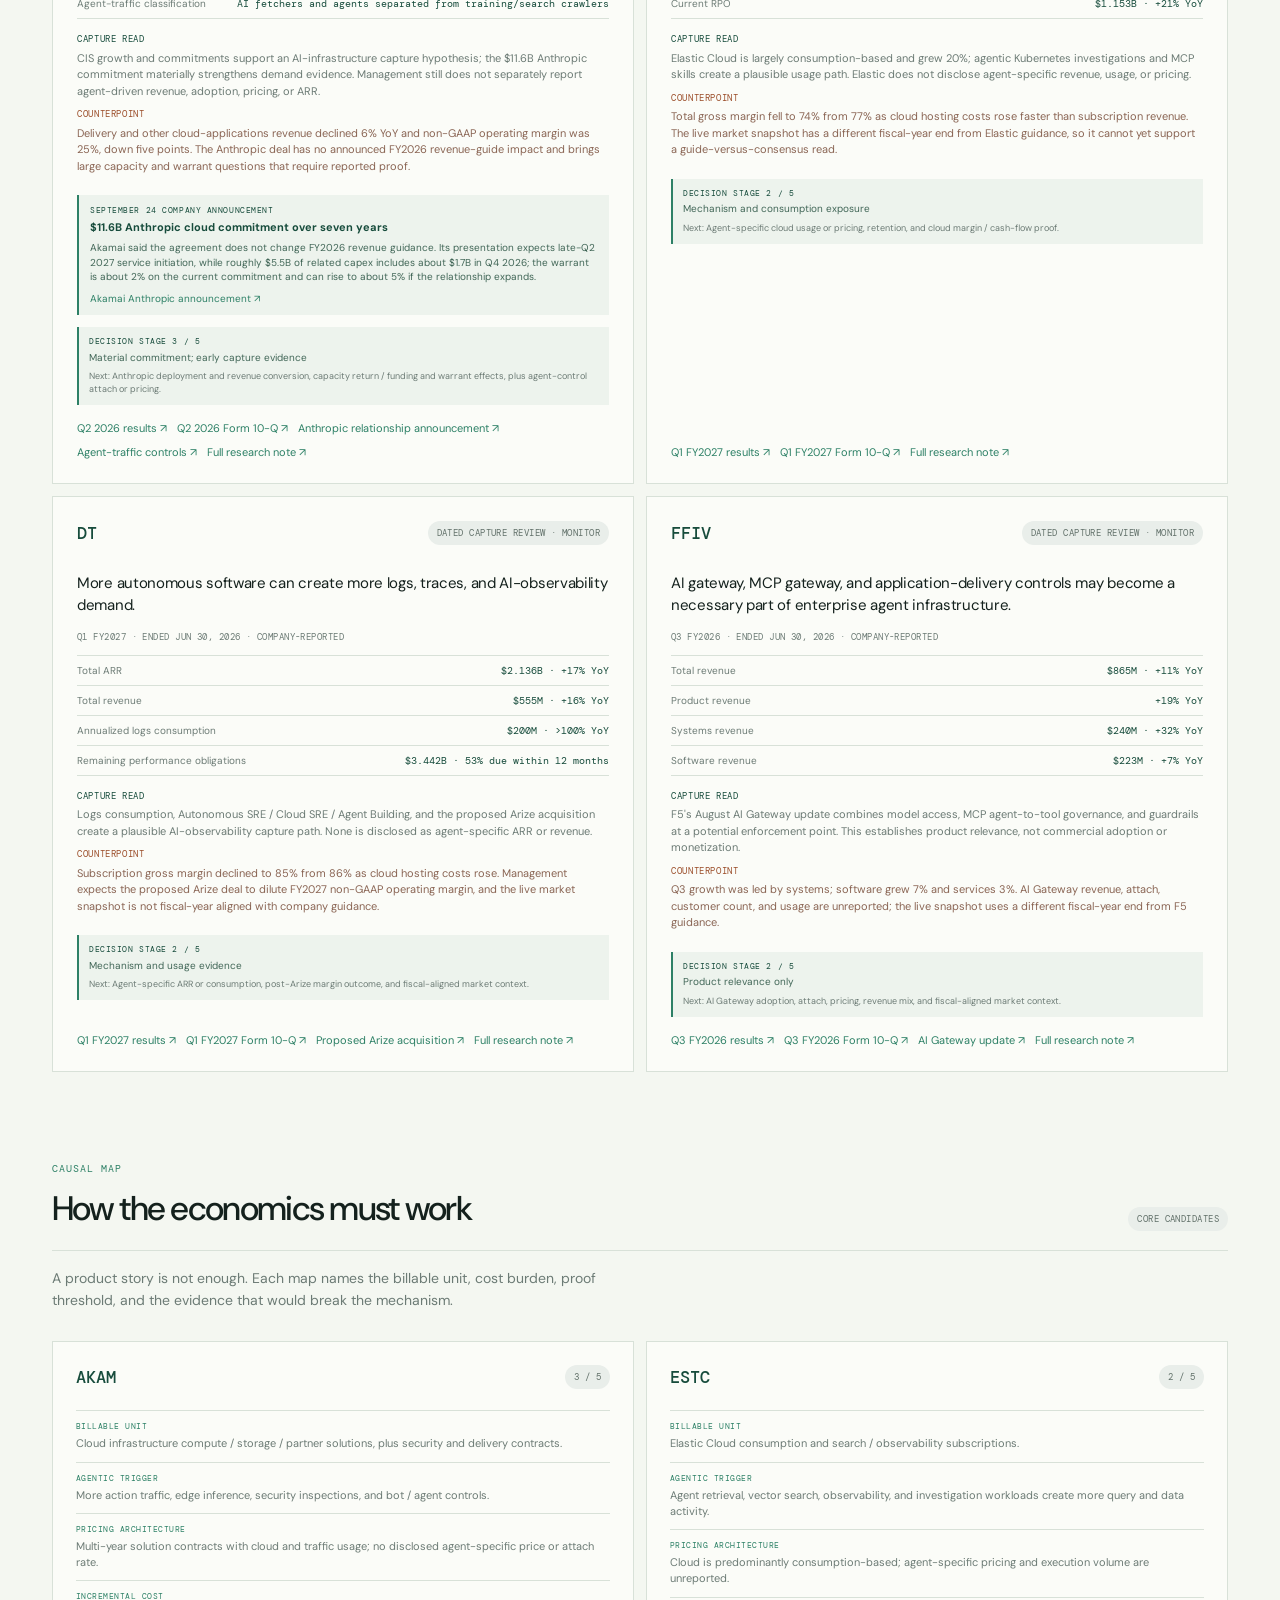
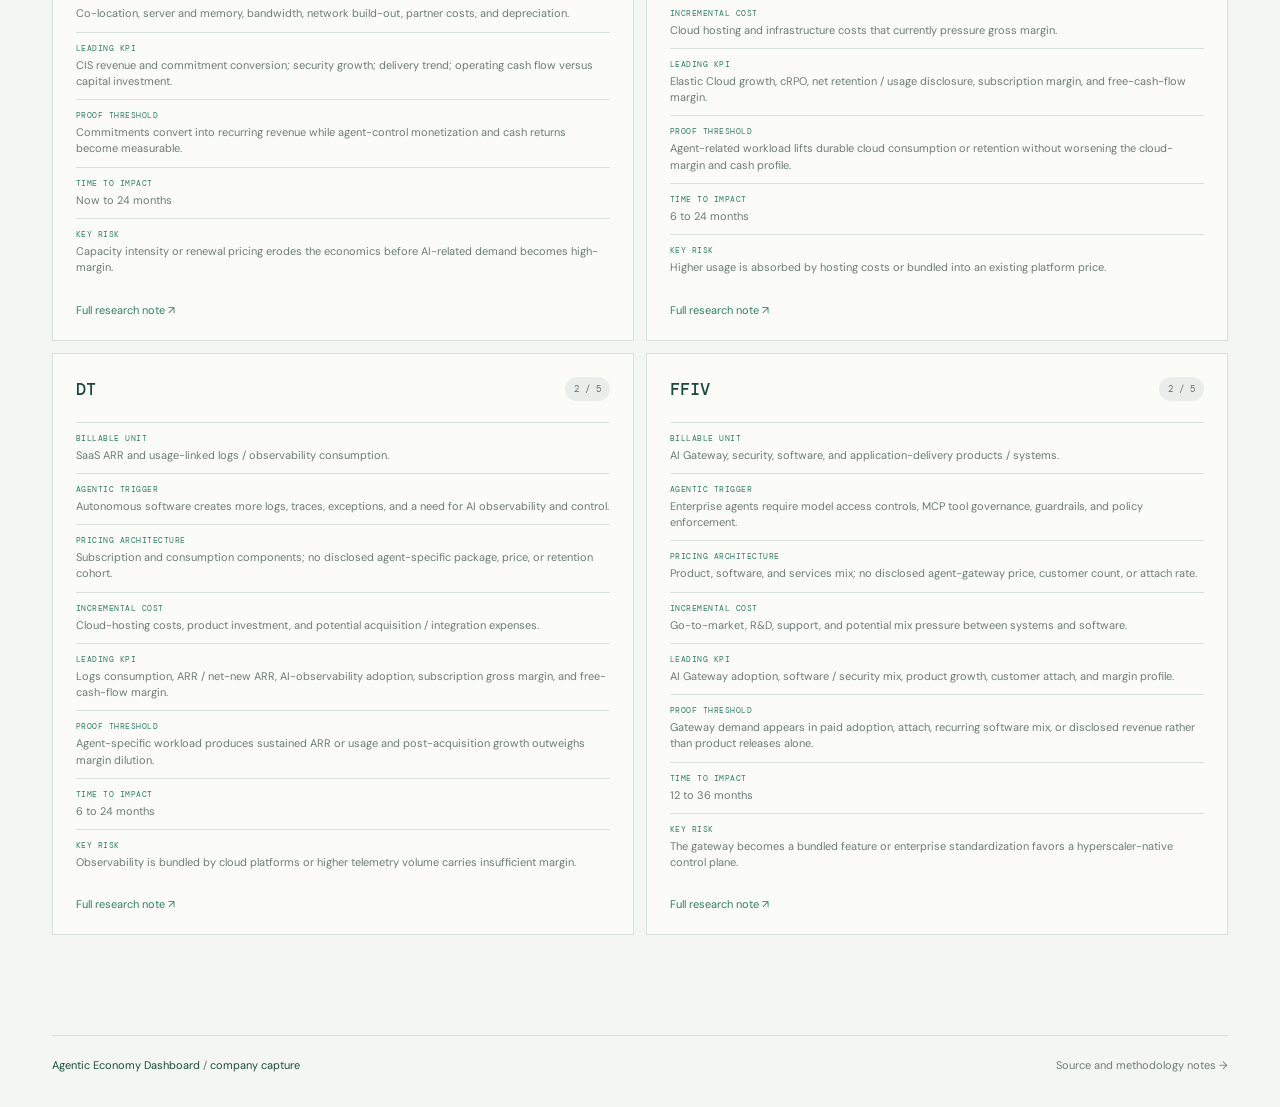
<file: companies.html>
<!doctype html>
<html lang="en">
  <head>
    <meta charset="utf-8" />
    <meta name="viewport" content="width=device-width, initial-scale=1" />
    <meta name="description" content="Company capture research queue for the Agentic Economy Dashboard." />
    <title>Company Capture · Agentic Economy Dashboard</title>
    <link rel="preconnect" href="https://fonts.googleapis.com" />
    <link rel="preconnect" href="https://fonts.gstatic.com" crossorigin />
    <link href="https://fonts.googleapis.com/css2?family=DM+Mono:wght@400;500&family=DM+Sans:wght@400;500;600;700&display=swap" rel="stylesheet" />
    <link rel="stylesheet" href="styles.css" />
    <link rel="stylesheet" href="decision-gates.css" />
  </head>
  <body data-page="companies">
    <div class="shell">
      <header class="topbar">
        <a class="brand" href="index.html"><span class="brand-mark" aria-hidden="true"><i></i><i></i><i></i></span><span>Agentic Economy<br /><strong>Dashboard</strong></span></a>
        <nav class="topnav" aria-label="Primary navigation"><a href="index.html">Wave-2 Pulse</a><a href="history.html">History</a><a href="companies.html">Company Capture</a><a href="economic-map.html">Economic Map</a><a href="earnings.html">Earnings</a><a href="expectations.html">Gap Readiness</a><a href="breakers.html">Thesis Breakers</a><a href="models.html">AKAM Model</a><a href="committee.html">Committee</a><a href="methodology.html">Methods</a></nav>
      </header>
      <main>
        <section class="page-hero">
          <p class="eyebrow">Track B <span class="slash">/</span> company capture</p>
          <h1>Who gets paid<br /><em>when machines act?</em></h1>
          <p>These are research queues, not recommendations. A macro signal matters only if a company converts it into revenue quality, margins, and eventually shareholder value.</p>
        </section>
        <section class="notice"><strong>Integrity state</strong><span>The four core candidates have dated primary-source reviews. Product relevance, reported operating performance, fiscal alignment, expectation history, and agent-specific monetization remain separate gates.</span></section>
        <section class="notice next-earnings-notice"><strong>Next earnings</strong><span>Use the compact scorecards to see the few reported facts that could advance—or weaken—Elastic, Dynatrace, and F5. <a href="earnings.html">Open the next-earnings checklist →</a></span></section>
        <section class="notice next-earnings-notice"><strong>Research queue</strong><span>Four secondary candidates and three benchmark comparators now have reported baselines and promotion tests, without being folded into the core view. <a href="research-queue.html">Open the secondary research shelf →</a></span></section>
        <section class="notice next-earnings-notice"><strong>Economic map</strong><span>Trace agent tasks through resource demand, billable units, cash-flow hurdles, and expectation gaps across the wider candidate set. <a href="economic-map.html">Open the agentic bill of materials →</a></span></section>
        <section class="section-block company-readiness-block">
          <div class="section-heading"><div><p class="section-number">Decision gate</p><h2>Core-company readiness</h2></div><span class="tag warning">No investment conclusion</span></div>
          <p class="section-lede">Stages are a research sequence, not a score or ranking. The next required evidence is shown so a company cannot advance on narrative alone.</p>
          <div class="gap-table-wrap"><table class="gap-table company-readiness-table"><thead><tr><th>Company</th><th>Current stage</th><th>State</th><th>Expectations gate</th><th>Next evidence</th></tr></thead><tbody id="company-readiness-body"></tbody></table></div>
        </section>
        <section class="company-grid" id="company-grid" aria-live="polite"><div class="loading-state">Loading company capture research queue…</div></section>
        <section class="section-block mechanics-block">
          <div class="section-heading"><div><p class="section-number">Causal map</p><h2>How the economics must work</h2></div><span class="tag neutral">Core candidates</span></div>
          <p class="section-lede">A product story is not enough. Each map names the billable unit, cost burden, proof threshold, and the evidence that would break the mechanism.</p>
          <div class="mechanics-grid" id="mechanics-grid" aria-live="polite"><div class="loading-state">Loading company mechanics…</div></div>
        </section>
      </main>
      <footer class="footer"><span>Agentic Economy Dashboard <span class="muted">/</span> company capture</span><a class="muted" href="methodology.html">Source and methodology notes →</a></footer>
    </div>
    <script src="app.js?build=__MARKET_SNAPSHOT_VERSION__" type="module"></script>
  </body>
</html>
</file>
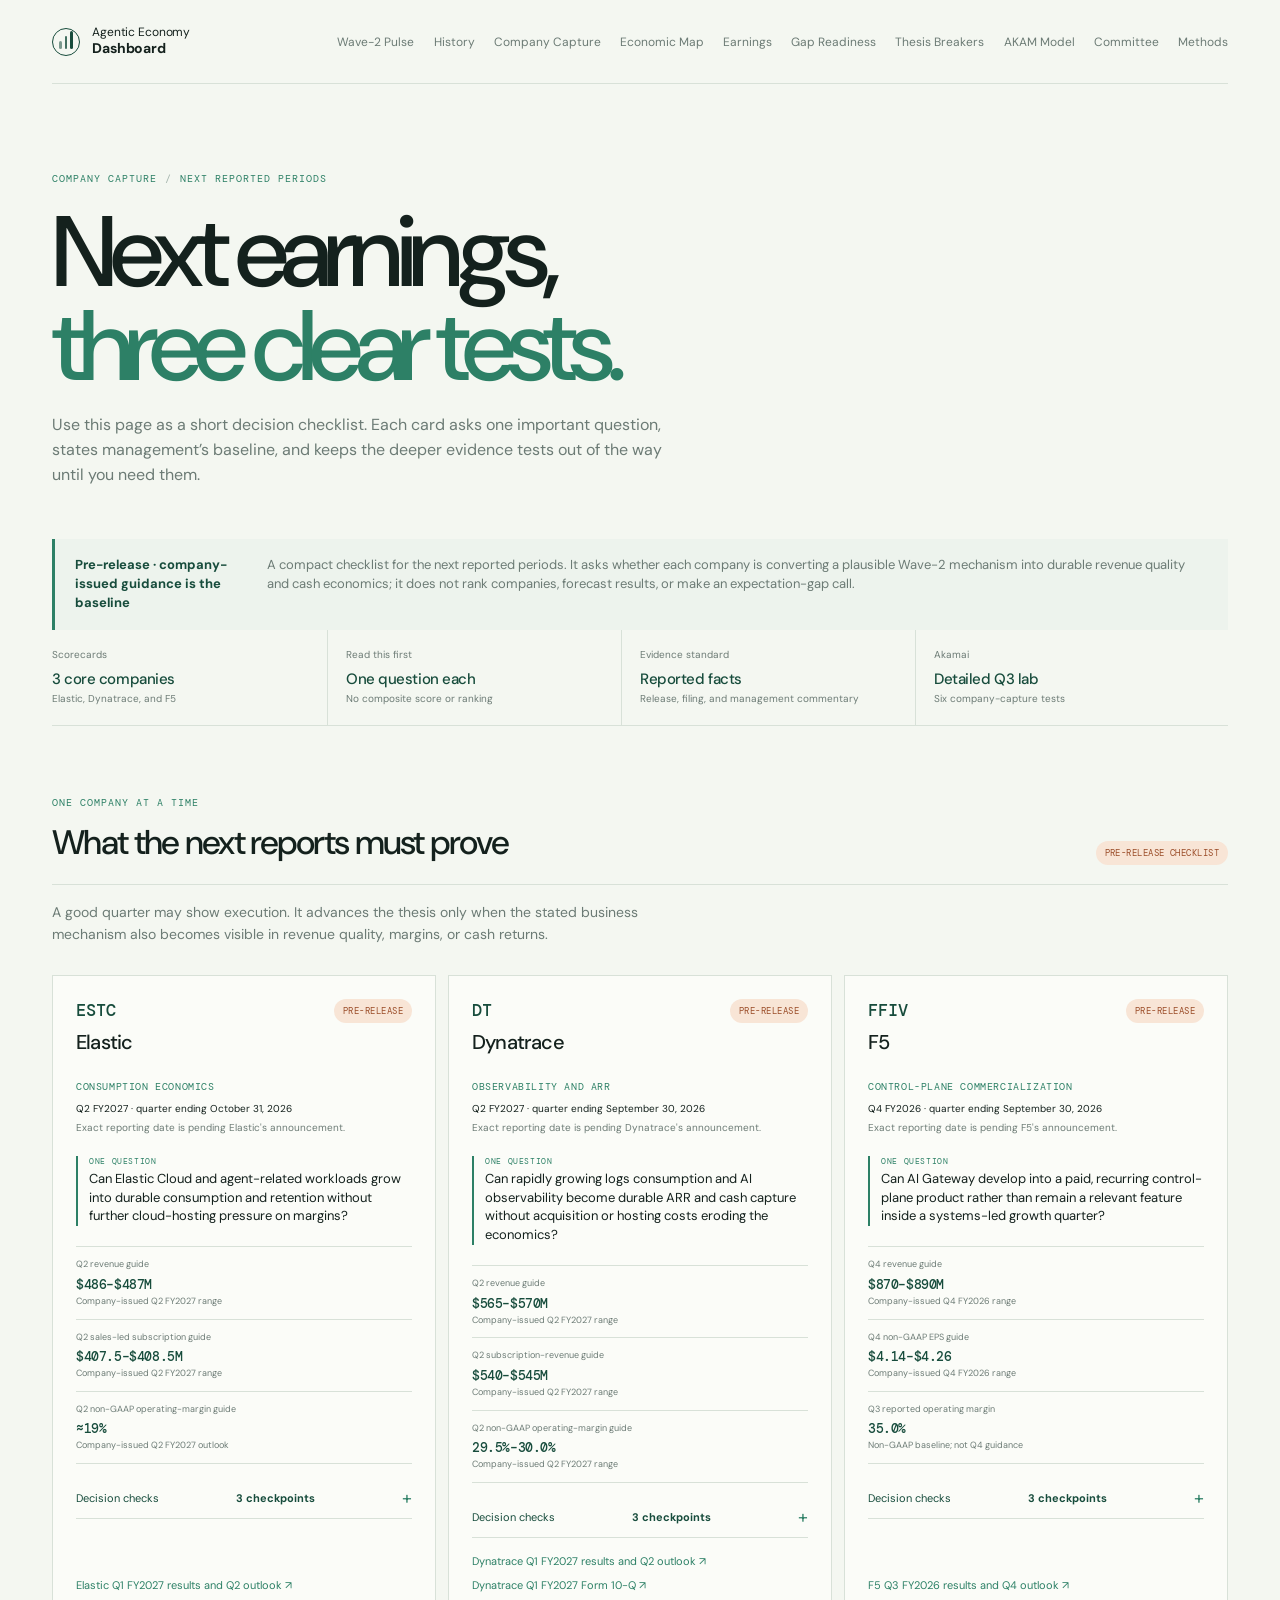
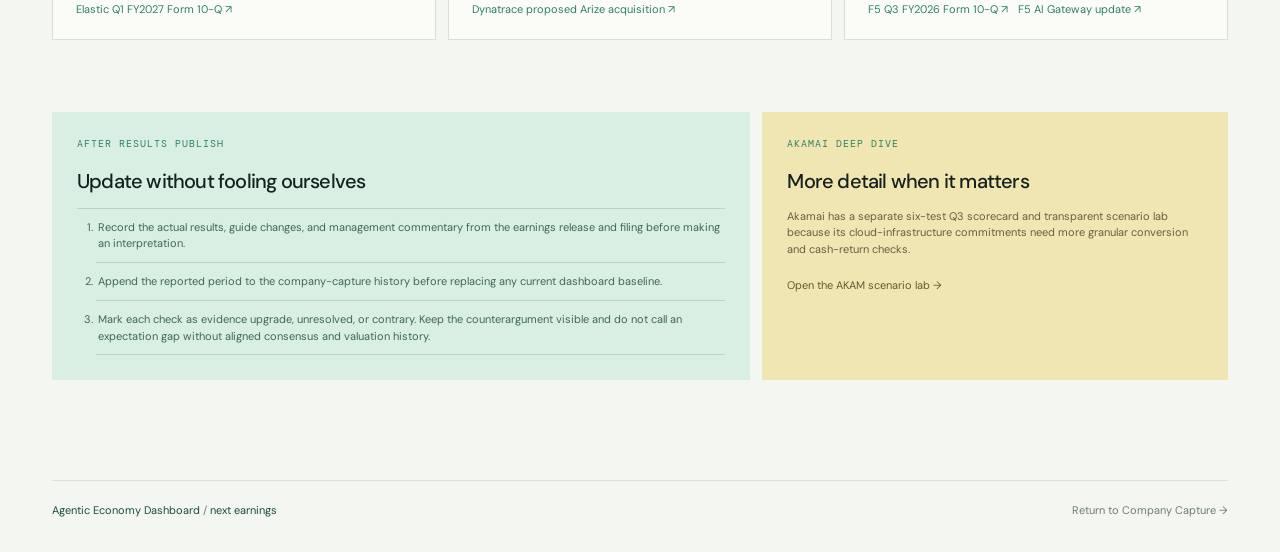
<file: earnings.html>
<!doctype html>
<html lang="en">
  <head>
    <meta charset="utf-8" />
    <meta name="viewport" content="width=device-width, initial-scale=1" />
    <meta name="description" content="Compact next-earnings company-capture scorecards for the Agentic Economy Dashboard." />
    <title>Next Earnings · Agentic Economy Dashboard</title>
    <link rel="preconnect" href="https://fonts.googleapis.com" />
    <link rel="preconnect" href="https://fonts.gstatic.com" crossorigin />
    <link href="https://fonts.googleapis.com/css2?family=DM+Mono:wght@400;500&family=DM+Sans:wght@400;500;600;700&display=swap" rel="stylesheet" />
    <link rel="stylesheet" href="styles.css" />
    <link rel="stylesheet" href="earnings.css" />
  </head>
  <body data-page="earnings">
    <div class="shell">
      <header class="topbar">
        <a class="brand" href="index.html"><span class="brand-mark" aria-hidden="true"><i></i><i></i><i></i></span><span>Agentic Economy<br /><strong>Dashboard</strong></span></a>
        <nav class="topnav" aria-label="Primary navigation"><a href="index.html">Wave-2 Pulse</a><a href="history.html">History</a><a href="companies.html">Company Capture</a><a href="economic-map.html">Economic Map</a><a href="earnings.html">Earnings</a><a href="expectations.html">Gap Readiness</a><a href="breakers.html">Thesis Breakers</a><a href="models.html">AKAM Model</a><a href="committee.html">Committee</a><a href="methodology.html">Methods</a></nav>
      </header>
      <main>
        <section class="page-hero earnings-hero">
          <p class="eyebrow">Company capture <span class="slash">/</span> next reported periods</p>
          <h1>Next earnings,<br /><em>three clear tests.</em></h1>
          <p>Use this page as a short decision checklist. Each card asks one important question, states management’s baseline, and keeps the deeper evidence tests out of the way until you need them.</p>
        </section>
        <section class="notice earnings-notice"><strong id="earnings-status">Loading scorecards…</strong><span id="earnings-purpose">Loading research boundary…</span></section>
        <section class="earnings-summary" id="earnings-summary" aria-live="polite"><div class="loading-state">Loading scorecard summary…</div></section>
        <section class="section-block earnings-scorecards-section">
          <div class="section-heading"><div><p class="section-number">One company at a time</p><h2>What the next reports must prove</h2></div><span class="tag warning">Pre-release checklist</span></div>
          <p class="section-lede">A good quarter may show execution. It advances the thesis only when the stated business mechanism also becomes visible in revenue quality, margins, or cash returns.</p>
          <div class="earnings-grid" id="earnings-grid" aria-live="polite"><div class="loading-state">Loading next-earnings scorecards…</div></div>
        </section>
        <section class="earnings-bottom">
          <section class="earnings-protocol"><p class="section-number">After results publish</p><h2>Update without fooling ourselves</h2><ol id="earnings-protocol"><li>Loading update protocol…</li></ol></section>
          <aside class="earnings-akam-link"><p class="section-number">Akamai deep dive</p><h2>More detail when it matters</h2><p>Akamai has a separate six-test Q3 scorecard and transparent scenario lab because its cloud-infrastructure commitments need more granular conversion and cash-return checks.</p><a href="models.html">Open the AKAM scenario lab →</a></aside>
        </section>
      </main>
      <footer class="footer"><span>Agentic Economy Dashboard <span class="muted">/</span> next earnings</span><a class="muted" href="companies.html">Return to Company Capture →</a></footer>
    </div>
    <script src="app.js?build=__MARKET_SNAPSHOT_VERSION__" type="module"></script>
  </body>
</html>
</file>
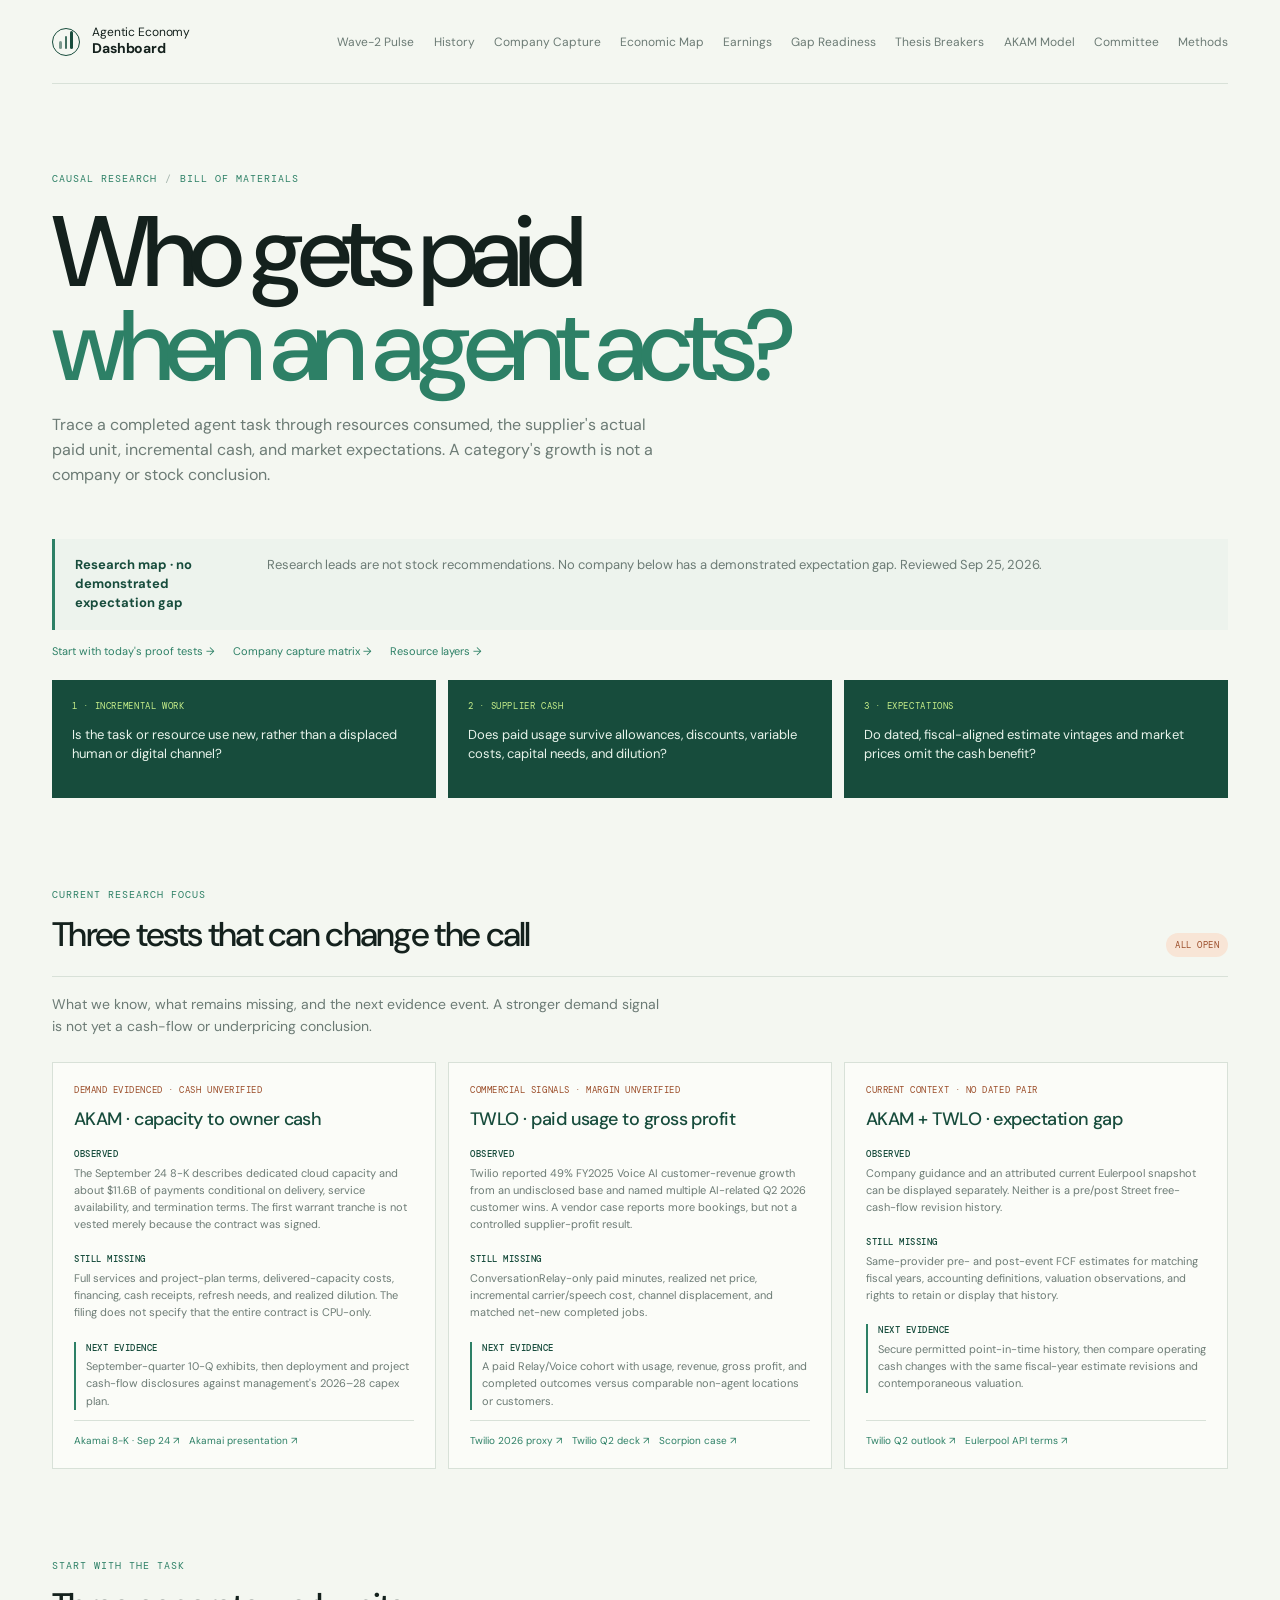
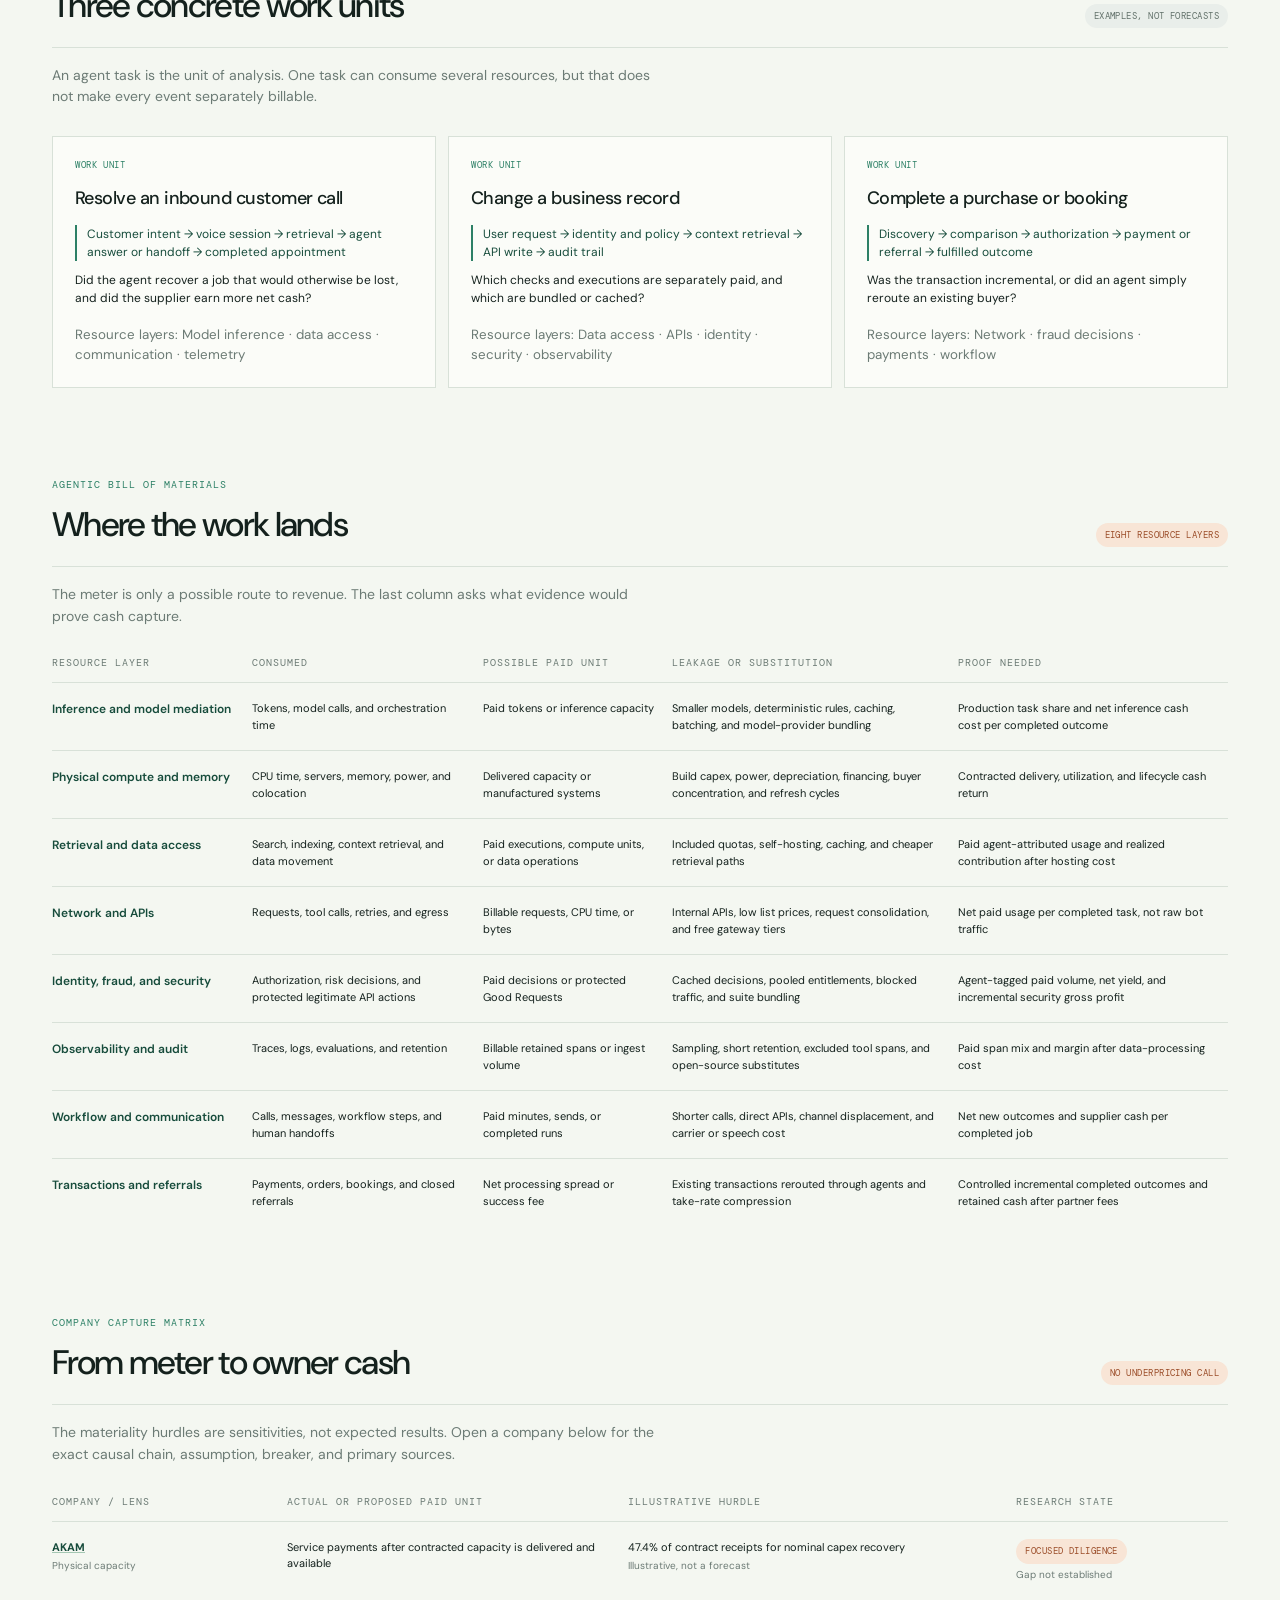
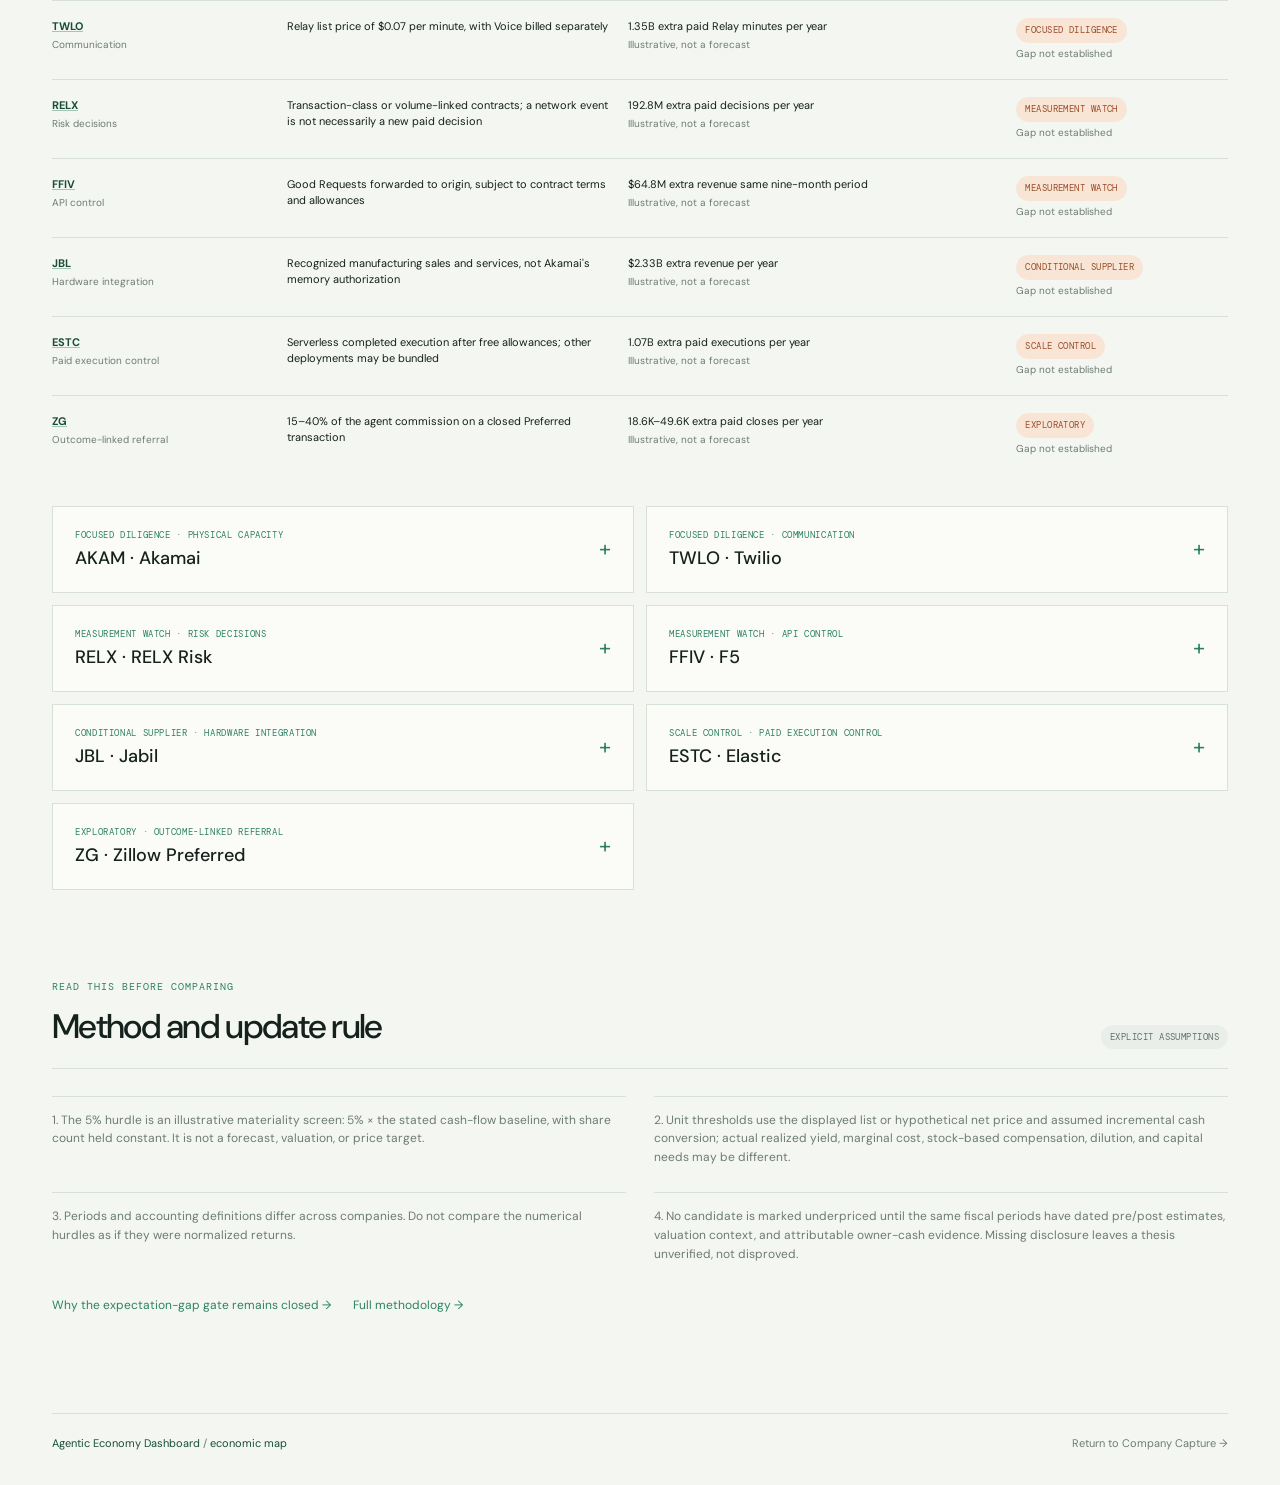
<file: economic-map.html>
<!doctype html>
<html lang="en">
  <head>
    <meta charset="utf-8" />
    <meta name="viewport" content="width=device-width, initial-scale=1" />
    <meta name="description" content="Agentic bill of materials and company-capture matrix with cash-flow hurdles and thesis breakers." />
    <title>Economic Map · Agentic Economy Dashboard</title>
    <link rel="preconnect" href="https://fonts.googleapis.com" />
    <link rel="preconnect" href="https://fonts.gstatic.com" crossorigin />
    <link href="https://fonts.googleapis.com/css2?family=DM+Mono:wght@400;500&family=DM+Sans:wght@400;500;600;700&display=swap" rel="stylesheet" />
    <link rel="stylesheet" href="styles.css?rev=economic-map-20260925" />
    <link rel="stylesheet" href="decision-gates.css" />
    <link rel="stylesheet" href="economic-map.css?rev=proof-gates-20260925" />
  </head>
  <body data-page="economic-map">
    <div class="shell">
      <header class="topbar">
        <a class="brand" href="index.html"><span class="brand-mark" aria-hidden="true"><i></i><i></i><i></i></span><span>Agentic Economy<br /><strong>Dashboard</strong></span></a>
        <nav class="topnav" aria-label="Primary navigation"><a href="index.html">Wave-2 Pulse</a><a href="history.html">History</a><a href="companies.html">Company Capture</a><a href="economic-map.html" aria-current="page">Economic Map</a><a href="earnings.html">Earnings</a><a href="expectations.html">Gap Readiness</a><a href="breakers.html">Thesis Breakers</a><a href="models.html">AKAM Model</a><a href="committee.html">Committee</a><a href="methodology.html">Methods</a></nav>
      </header>
      <main>
        <section class="page-hero economics-hero">
          <p class="eyebrow">Causal research <span class="slash">/</span> bill of materials</p>
          <h1>Who gets paid<br /><em>when an agent acts?</em></h1>
          <p id="economics-purpose">Loading the economic map…</p>
        </section>

        <section class="notice economics-notice"><strong id="economics-status">Loading research state…</strong><span>Research leads are not stock recommendations. No company below has a demonstrated expectation gap. <span id="economics-as-of"></span></span></section>
        <p class="economics-quick-links"><a href="#priority-tests">Start with today's proof tests →</a><a href="#capture-matrix">Company capture matrix →</a><a href="#resource-layers">Resource layers →</a></p>

        <section class="economics-gates" id="economics-gates" aria-label="Three evidence gates" aria-live="polite"><div class="loading-state">Loading evidence gates…</div></section>

        <section class="section-block economics-priority-section" id="priority-tests">
          <div class="section-heading"><div><p class="section-number">Current research focus</p><h2>Three tests that can change the call</h2></div><span class="tag warning">All open</span></div>
          <p class="section-lede">What we know, what remains missing, and the next evidence event. A stronger demand signal is not yet a cash-flow or underpricing conclusion.</p>
          <div class="economics-priority-grid" id="economics-priority-tests" aria-live="polite"><div class="loading-state">Loading priority tests…</div></div>
        </section>

        <section class="section-block economics-work-section">
          <div class="section-heading"><div><p class="section-number">Start with the task</p><h2>Three concrete work units</h2></div><span class="tag neutral">Examples, not forecasts</span></div>
          <p class="section-lede">An agent task is the unit of analysis. One task can consume several resources, but that does not make every event separately billable.</p>
          <div class="economics-work-grid" id="economics-work-units" aria-live="polite"><div class="loading-state">Loading work units…</div></div>
        </section>

        <section class="section-block economics-layers-section" id="resource-layers">
          <div class="section-heading"><div><p class="section-number">Agentic bill of materials</p><h2>Where the work lands</h2></div><span class="tag warning">Eight resource layers</span></div>
          <p class="section-lede">The meter is only a possible route to revenue. The last column asks what evidence would prove cash capture.</p>
          <div class="gap-table-wrap"><table class="gap-table economics-layer-table"><thead><tr><th>Resource layer</th><th>Consumed</th><th>Possible paid unit</th><th>Leakage or substitution</th><th>Proof needed</th></tr></thead><tbody id="economics-layers-body"><tr><td colspan="5">Loading resource map…</td></tr></tbody></table></div>
        </section>

        <section class="section-block economics-capture-section" id="capture-matrix">
          <div class="section-heading"><div><p class="section-number">Company capture matrix</p><h2>From meter to owner cash</h2></div><span class="tag caution">No underpricing call</span></div>
          <p class="section-lede">The materiality hurdles are sensitivities, not expected results. Open a company below for the exact causal chain, assumption, breaker, and primary sources.</p>
          <div class="gap-table-wrap"><table class="gap-table economics-capture-table"><thead><tr><th>Company / lens</th><th>Actual or proposed paid unit</th><th>Illustrative hurdle</th><th>Research state</th></tr></thead><tbody id="economics-capture-body"><tr><td colspan="4">Loading company-capture matrix…</td></tr></tbody></table></div>
          <div class="economics-company-grid" id="economics-company-details" aria-live="polite"><div class="loading-state">Loading company details…</div></div>
        </section>

        <section class="section-block economics-method-section">
          <div class="section-heading"><div><p class="section-number">Read this before comparing</p><h2>Method and update rule</h2></div><span class="tag neutral">Explicit assumptions</span></div>
          <ol class="economics-method-list" id="economics-methodology"><li>Loading methodology…</li></ol>
          <p class="economics-method-link"><a href="expectations.html">Why the expectation-gap gate remains closed →</a> <a href="methodology.html">Full methodology →</a></p>
        </section>
      </main>
      <footer class="footer"><span>Agentic Economy Dashboard <span class="muted">/</span> economic map</span><a class="muted" href="companies.html">Return to Company Capture →</a></footer>
    </div>
    <script src="app.js?build=__MARKET_SNAPSHOT_VERSION__" type="module"></script>
  </body>
</html>
</file>
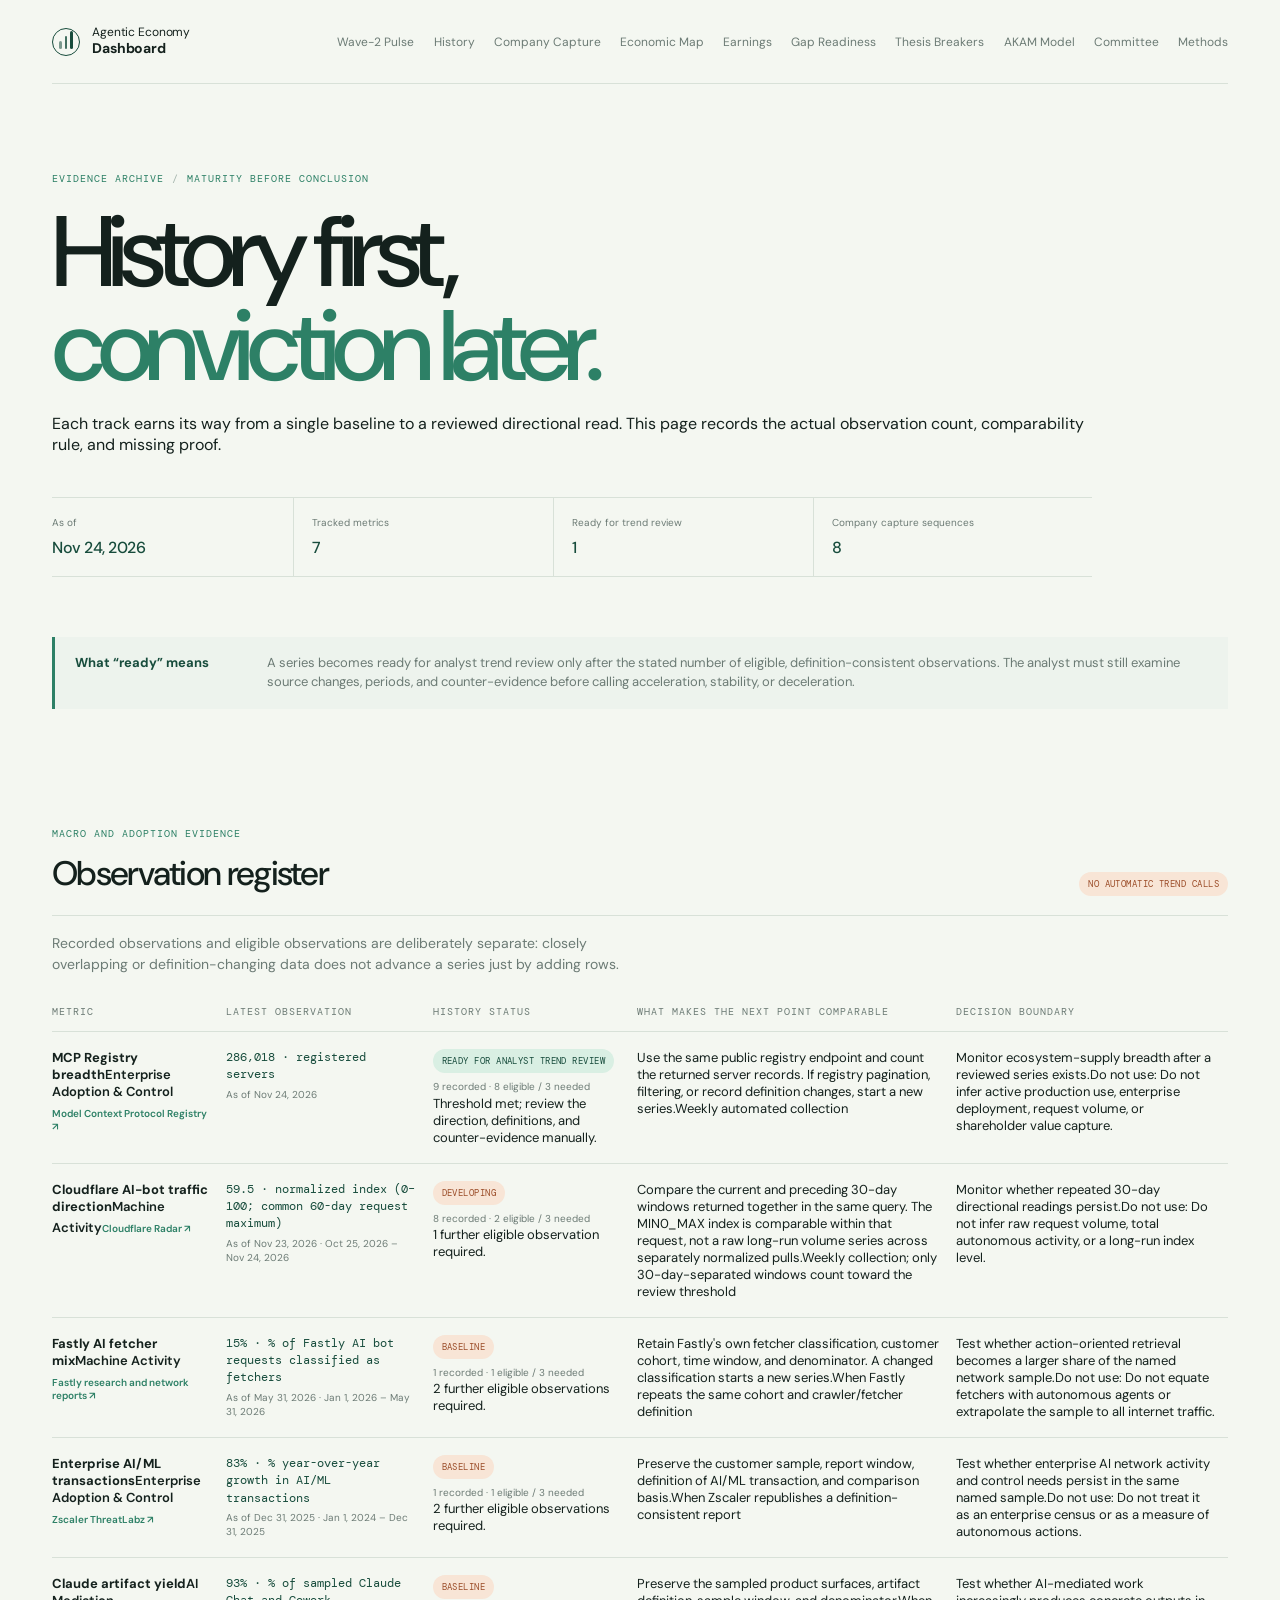
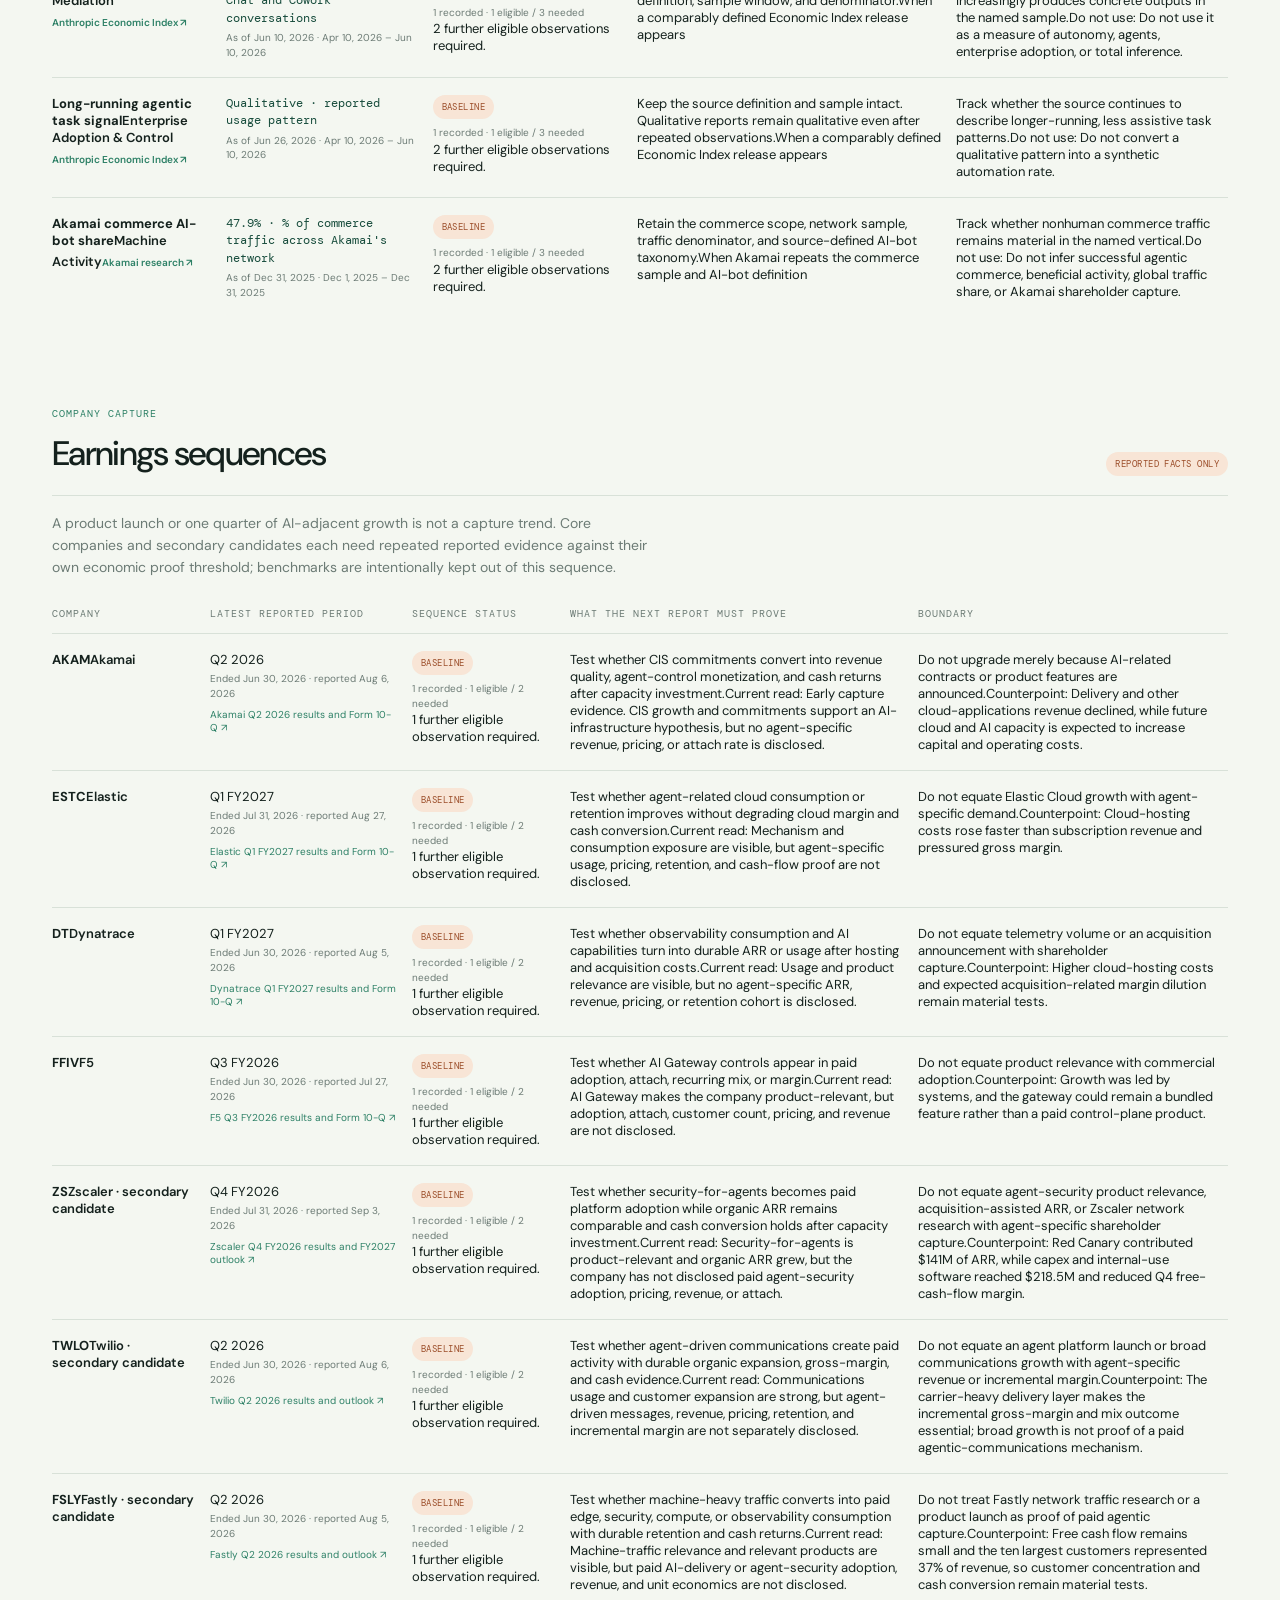
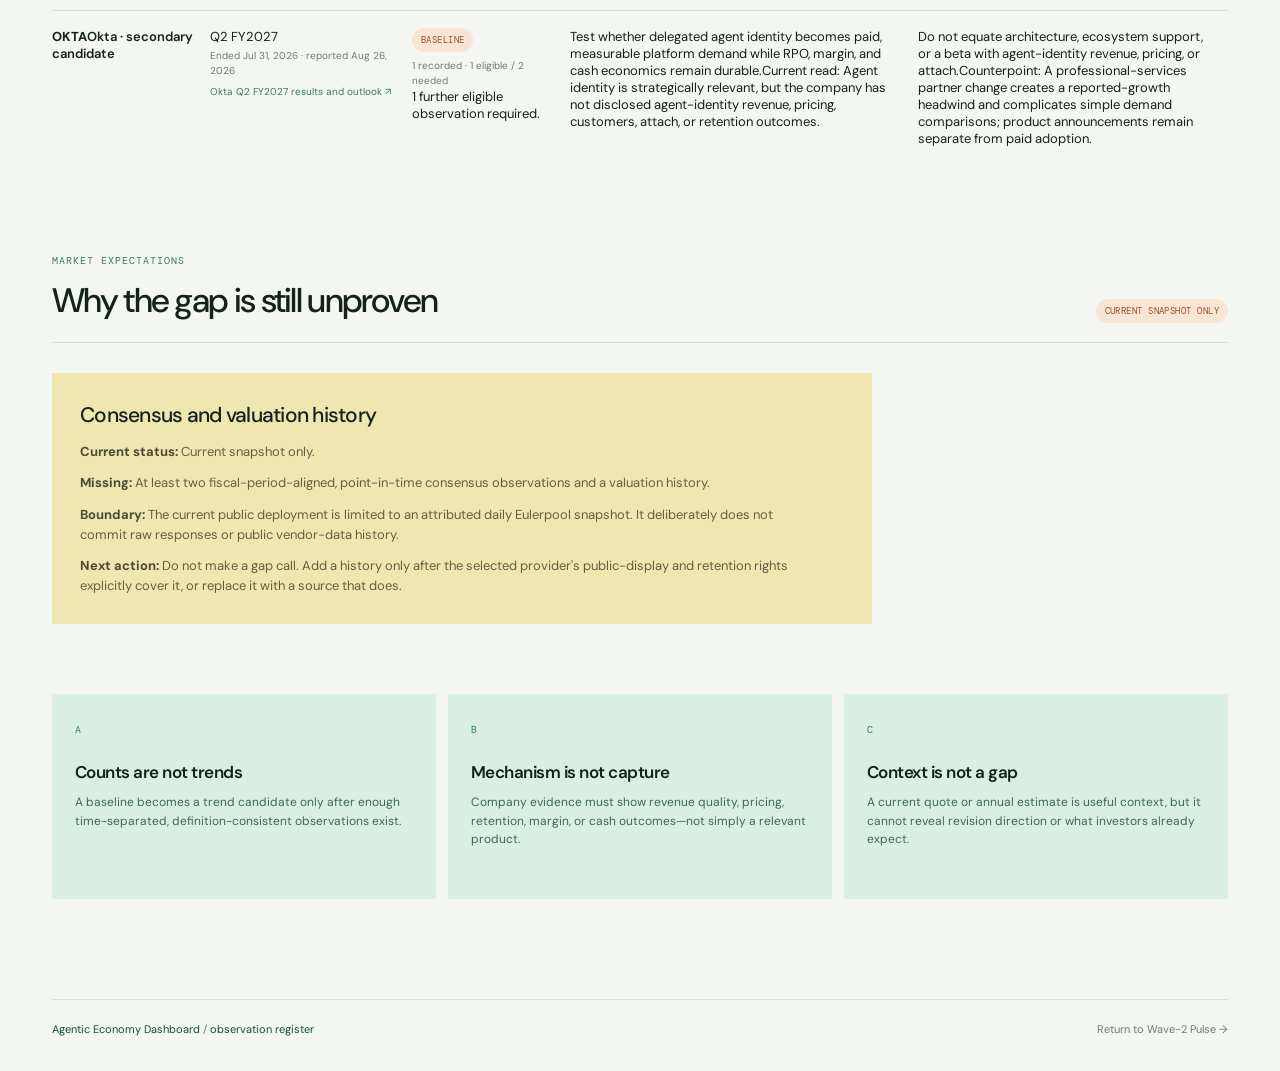
<file: history.html>
<!doctype html>
<html lang="en">
  <head>
    <meta charset="utf-8" />
    <meta name="viewport" content="width=device-width, initial-scale=1" />
    <meta name="description" content="Observation history and evidence maturity for the Agentic Economy Dashboard." />
    <title>Observation History · Agentic Economy Dashboard</title>
    <link rel="preconnect" href="https://fonts.googleapis.com" />
    <link rel="preconnect" href="https://fonts.gstatic.com" crossorigin />
    <link href="https://fonts.googleapis.com/css2?family=DM+Mono:wght@400;500&family=DM+Sans:wght@400;500;600;700&display=swap" rel="stylesheet" />
    <link rel="stylesheet" href="styles.css" />
    <link rel="stylesheet" href="history.css" />
  </head>
  <body data-page="history">
    <div class="shell">
      <header class="topbar">
        <a class="brand" href="index.html"><span class="brand-mark" aria-hidden="true"><i></i><i></i><i></i></span><span>Agentic Economy<br /><strong>Dashboard</strong></span></a>
        <nav class="topnav" aria-label="Primary navigation"><a href="index.html">Wave-2 Pulse</a><a href="history.html">History</a><a href="companies.html">Company Capture</a><a href="economic-map.html">Economic Map</a><a href="earnings.html">Earnings</a><a href="expectations.html">Gap Readiness</a><a href="breakers.html">Thesis Breakers</a><a href="models.html">AKAM Model</a><a href="committee.html">Committee</a><a href="methodology.html">Methods</a></nav>
      </header>
      <main>
        <section class="page-hero history-hero">
          <p class="eyebrow">Evidence archive <span class="slash">/</span> maturity before conclusion</p>
          <h1>History first,<br /><em>conviction later.</em></h1>
          <p>Each track earns its way from a single baseline to a reviewed directional read. This page records the actual observation count, comparability rule, and missing proof.</p>
          <div class="history-snapshot" aria-live="polite">
            <div><span>As of</span><strong id="history-as-of">Loading…</strong></div>
            <div><span>Tracked metrics</span><strong id="history-metric-count">Loading…</strong></div>
            <div><span>Ready for trend review</span><strong id="history-ready-count">Loading…</strong></div>
            <div><span>Company capture sequences</span><strong id="history-company-count">Loading…</strong></div>
          </div>
        </section>

        <section class="notice history-notice">
          <strong>What “ready” means</strong>
          <span id="history-rule">Loading observation rule…</span>
        </section>

        <section class="section-block">
          <div class="section-heading"><div><p class="section-number">Macro and adoption evidence</p><h2>Observation register</h2></div><span class="tag warning">No automatic trend calls</span></div>
          <p class="section-lede">Recorded observations and eligible observations are deliberately separate: closely overlapping or definition-changing data does not advance a series just by adding rows.</p>
          <div class="gap-table-wrap history-table-wrap"><table class="gap-table history-table"><thead><tr><th>Metric</th><th>Latest observation</th><th>History status</th><th>What makes the next point comparable</th><th>Decision boundary</th></tr></thead><tbody id="observation-register-body" aria-live="polite"><tr><td colspan="5">Loading observation register…</td></tr></tbody></table></div>
        </section>

        <section class="section-block">
          <div class="section-heading"><div><p class="section-number">Company capture</p><h2>Earnings sequences</h2></div><span class="tag warning">Reported facts only</span></div>
          <p class="section-lede">A product launch or one quarter of AI-adjacent growth is not a capture trend. Core companies and secondary candidates each need repeated reported evidence against their own economic proof threshold; benchmarks are intentionally kept out of this sequence.</p>
          <div class="gap-table-wrap history-table-wrap"><table class="gap-table history-table company-history-table"><thead><tr><th>Company</th><th>Latest reported period</th><th>Sequence status</th><th>What the next report must prove</th><th>Boundary</th></tr></thead><tbody id="company-history-body" aria-live="polite"><tr><td colspan="5">Loading company history…</td></tr></tbody></table></div>
        </section>

        <section class="section-block">
          <div class="section-heading"><div><p class="section-number">Market expectations</p><h2>Why the gap is still unproven</h2></div><span class="tag warning">Current snapshot only</span></div>
          <div class="market-history-card" id="market-history-card" aria-live="polite">Loading market-expectation boundary…</div>
        </section>

        <section class="method-grid history-methods">
          <div class="method-card"><span class="method-index">A</span><h3>Counts are not trends</h3><p>A baseline becomes a trend candidate only after enough time-separated, definition-consistent observations exist.</p></div>
          <div class="method-card"><span class="method-index">B</span><h3>Mechanism is not capture</h3><p>Company evidence must show revenue quality, pricing, retention, margin, or cash outcomes—not simply a relevant product.</p></div>
          <div class="method-card"><span class="method-index">C</span><h3>Context is not a gap</h3><p>A current quote or annual estimate is useful context, but it cannot reveal revision direction or what investors already expect.</p></div>
        </section>
      </main>
      <footer class="footer"><span>Agentic Economy Dashboard <span class="muted">/</span> observation register</span><a class="muted" href="index.html">Return to Wave-2 Pulse →</a></footer>
    </div>
    <script src="app.js?build=__MARKET_SNAPSHOT_VERSION__" type="module"></script>
  </body>
</html>
</file>
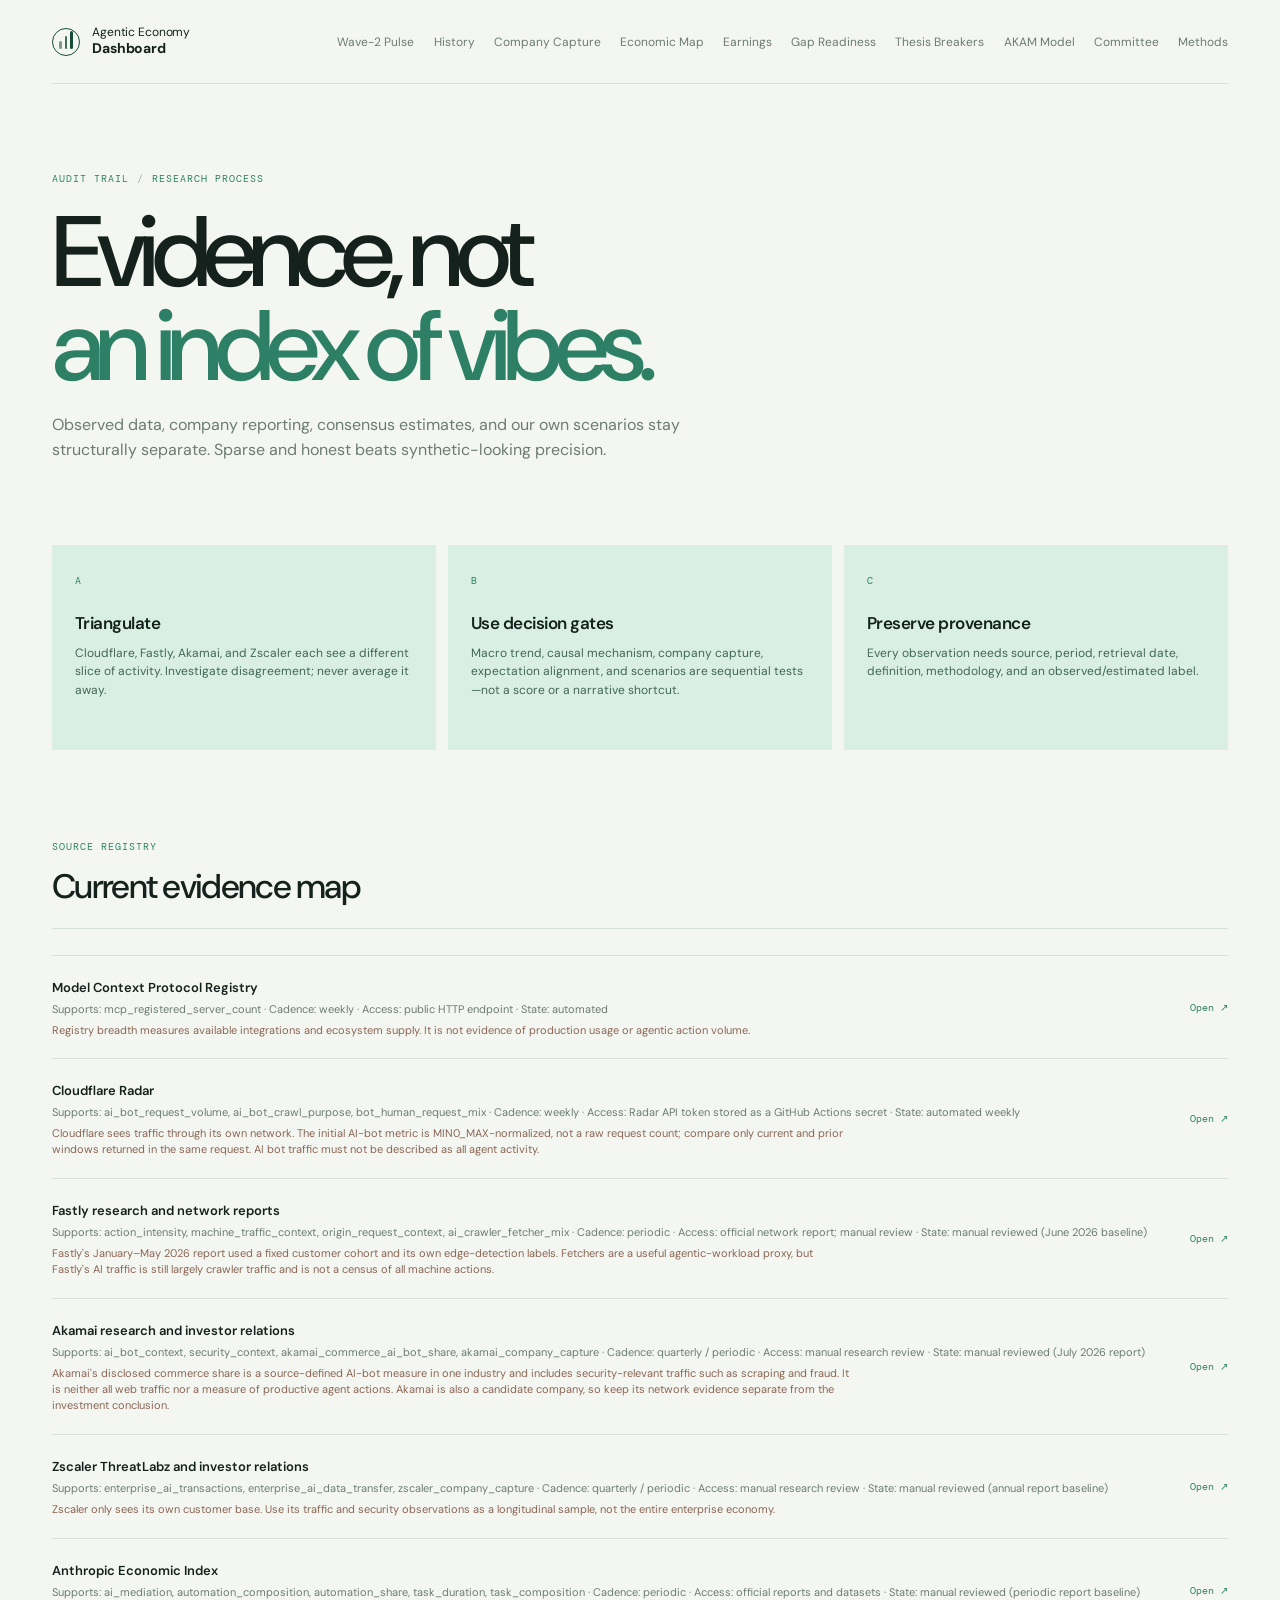
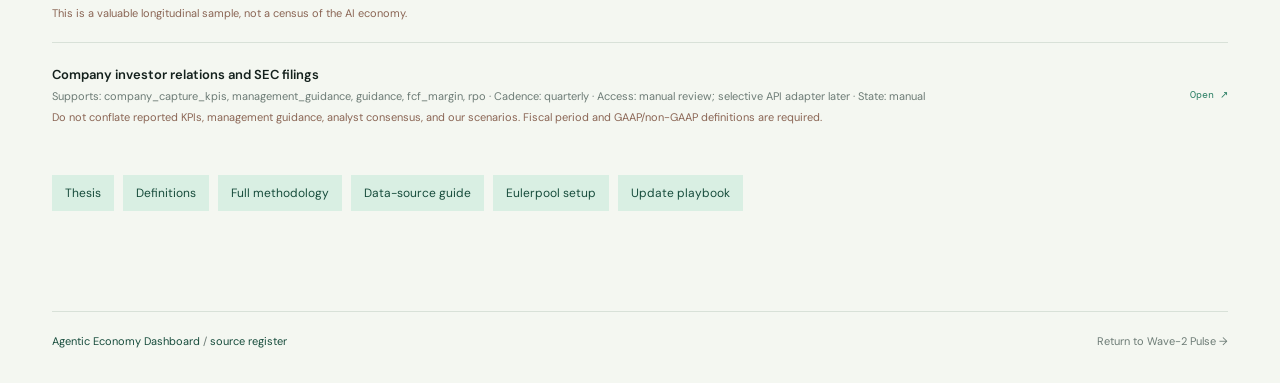
<file: methodology.html>
<!doctype html>
<html lang="en">
  <head>
    <meta charset="utf-8" />
    <meta name="viewport" content="width=device-width, initial-scale=1" />
    <meta name="description" content="Methodology and source notes for the Agentic Economy Dashboard." />
    <title>Methods & Sources · Agentic Economy Dashboard</title>
    <link rel="preconnect" href="https://fonts.googleapis.com" />
    <link rel="preconnect" href="https://fonts.gstatic.com" crossorigin />
    <link href="https://fonts.googleapis.com/css2?family=DM+Mono:wght@400;500&family=DM+Sans:wght@400;500;600;700&display=swap" rel="stylesheet" />
    <link rel="stylesheet" href="styles.css" />
  </head>
  <body data-page="methodology">
    <div class="shell">
      <header class="topbar">
        <a class="brand" href="index.html"><span class="brand-mark" aria-hidden="true"><i></i><i></i><i></i></span><span>Agentic Economy<br /><strong>Dashboard</strong></span></a>
        <nav class="topnav" aria-label="Primary navigation"><a href="index.html">Wave-2 Pulse</a><a href="history.html">History</a><a href="companies.html">Company Capture</a><a href="economic-map.html">Economic Map</a><a href="earnings.html">Earnings</a><a href="expectations.html">Gap Readiness</a><a href="breakers.html">Thesis Breakers</a><a href="models.html">AKAM Model</a><a href="committee.html">Committee</a><a href="methodology.html">Methods</a></nav>
      </header>
      <main>
        <section class="page-hero">
          <p class="eyebrow">Audit trail <span class="slash">/</span> research process</p>
          <h1>Evidence, not<br /><em>an index of vibes.</em></h1>
          <p>Observed data, company reporting, consensus estimates, and our own scenarios stay structurally separate. Sparse and honest beats synthetic-looking precision.</p>
        </section>
        <section class="method-grid"><div class="method-card"><span class="method-index">A</span><h3>Triangulate</h3><p>Cloudflare, Fastly, Akamai, and Zscaler each see a different slice of activity. Investigate disagreement; never average it away.</p></div><div class="method-card"><span class="method-index">B</span><h3>Use decision gates</h3><p>Macro trend, causal mechanism, company capture, expectation alignment, and scenarios are sequential tests—not a score or a narrative shortcut.</p></div><div class="method-card"><span class="method-index">C</span><h3>Preserve provenance</h3><p>Every observation needs source, period, retrieval date, definition, methodology, and an observed/estimated label.</p></div></section>
        <section class="section-block"><div class="section-heading"><div><p class="section-number">Source registry</p><h2>Current evidence map</h2></div></div><div class="source-list source-list-wide" id="source-list"></div></section>
        <section class="docs-links"><a href="https://github.com/gundemkorel/agentic-economy-dashboard/blob/main/docs/THESIS.md">Thesis</a><a href="https://github.com/gundemkorel/agentic-economy-dashboard/blob/main/docs/DEFINITIONS.md">Definitions</a><a href="https://github.com/gundemkorel/agentic-economy-dashboard/blob/main/docs/METHODOLOGY.md">Full methodology</a><a href="https://github.com/gundemkorel/agentic-economy-dashboard/blob/main/docs/DATA_SOURCES.md">Data-source guide</a><a href="https://github.com/gundemkorel/agentic-economy-dashboard/blob/main/docs/EULERPOOL_SETUP.md">Eulerpool setup</a><a href="https://github.com/gundemkorel/agentic-economy-dashboard/blob/main/docs/UPDATE_PLAYBOOK.md">Update playbook</a></section>
      </main>
      <footer class="footer"><span>Agentic Economy Dashboard <span class="muted">/</span> source register</span><a class="muted" href="index.html">Return to Wave-2 Pulse →</a></footer>
    </div>
    <script src="app.js?build=__MARKET_SNAPSHOT_VERSION__" type="module"></script>
  </body>
</html>
</file>
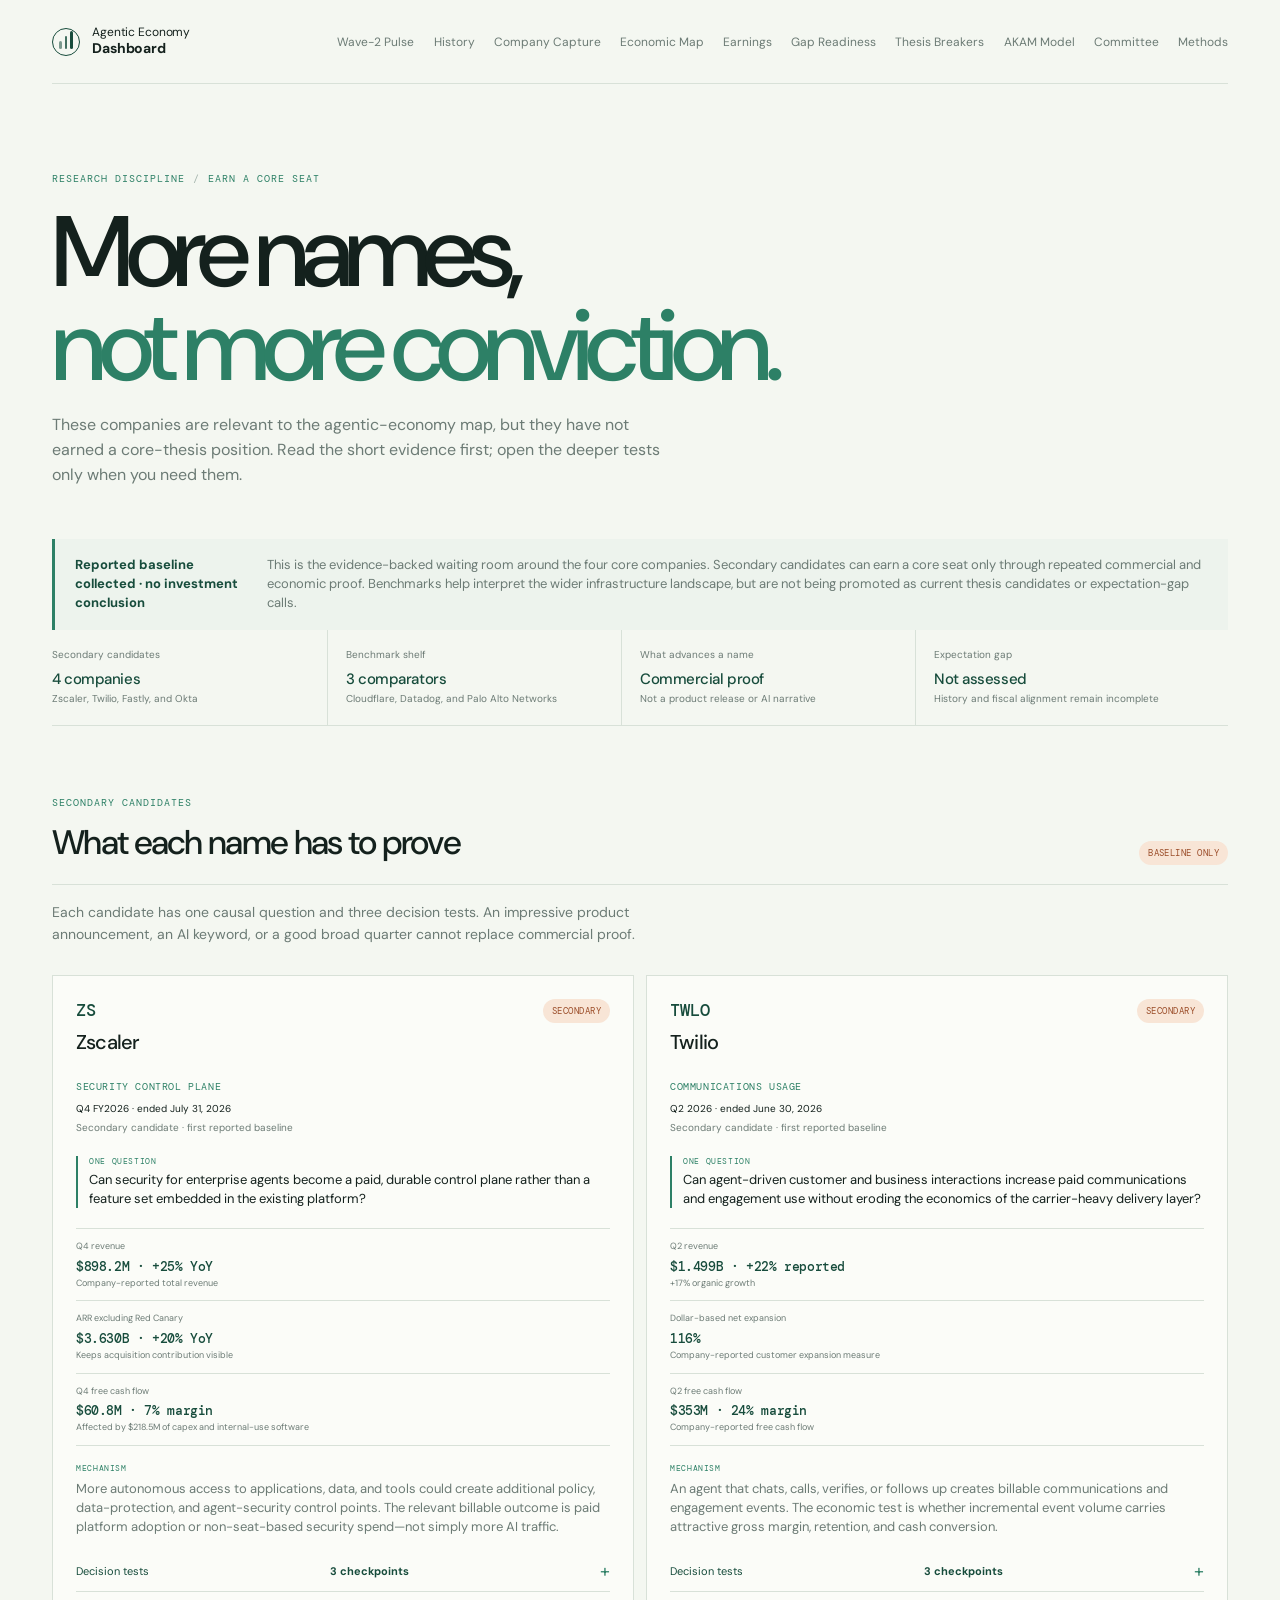
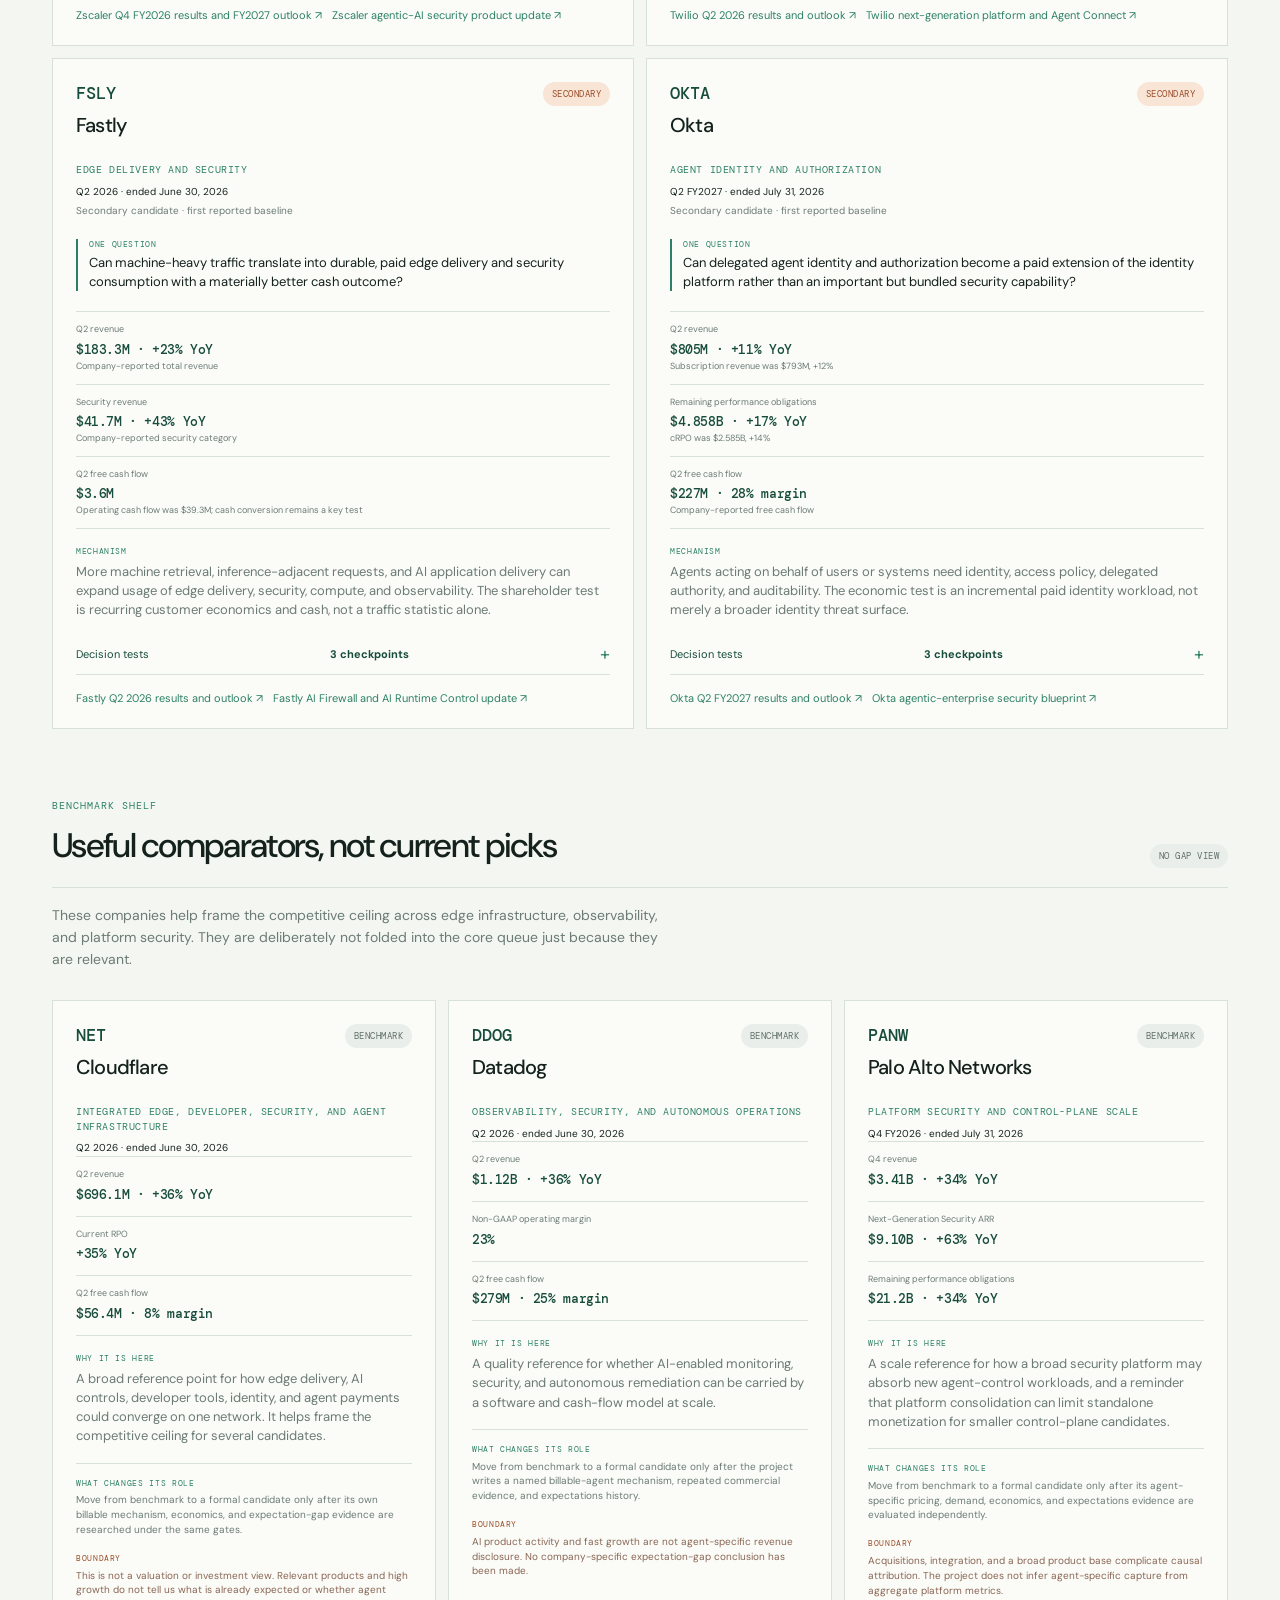
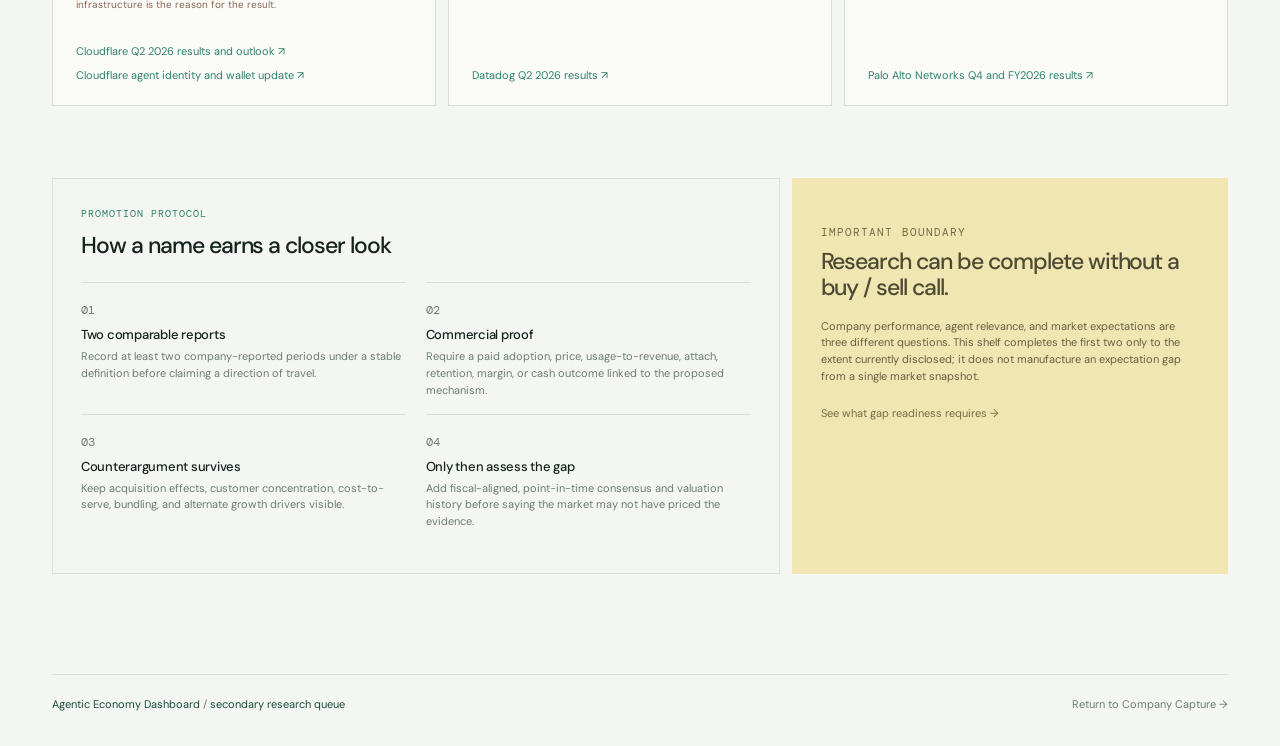
<file: research-queue.html>
<!doctype html>
<html lang="en">
  <head>
    <meta charset="utf-8" />
    <meta name="viewport" content="width=device-width, initial-scale=1" />
    <meta name="description" content="Secondary candidates and benchmark comparators for the Agentic Economy Dashboard." />
    <title>Research Queue · Agentic Economy Dashboard</title>
    <link rel="preconnect" href="https://fonts.googleapis.com" />
    <link rel="preconnect" href="https://fonts.gstatic.com" crossorigin />
    <link href="https://fonts.googleapis.com/css2?family=DM+Mono:wght@400;500&family=DM+Sans:wght@400;500;600;700&display=swap" rel="stylesheet" />
    <link rel="stylesheet" href="styles.css" />
    <link rel="stylesheet" href="research-queue.css" />
  </head>
  <body data-page="research-queue">
    <div class="shell">
      <header class="topbar">
        <a class="brand" href="index.html"><span class="brand-mark" aria-hidden="true"><i></i><i></i><i></i></span><span>Agentic Economy<br /><strong>Dashboard</strong></span></a>
        <nav class="topnav" aria-label="Primary navigation"><a href="index.html">Wave-2 Pulse</a><a href="history.html">History</a><a href="companies.html">Company Capture</a><a href="economic-map.html">Economic Map</a><a href="earnings.html">Earnings</a><a href="expectations.html">Gap Readiness</a><a href="breakers.html">Thesis Breakers</a><a href="models.html">AKAM Model</a><a href="committee.html">Committee</a><a href="methodology.html">Methods</a></nav>
      </header>
      <main>
        <section class="page-hero queue-hero">
          <p class="eyebrow">Research discipline <span class="slash">/</span> earn a core seat</p>
          <h1>More names,<br /><em>not more conviction.</em></h1>
          <p>These companies are relevant to the agentic-economy map, but they have not earned a core-thesis position. Read the short evidence first; open the deeper tests only when you need them.</p>
        </section>
        <section class="notice queue-notice"><strong id="queue-status">Loading research queue…</strong><span id="queue-purpose">Loading research boundary…</span></section>
        <section class="queue-summary" id="queue-summary" aria-live="polite"><div class="loading-state">Loading research queue summary…</div></section>

        <section class="section-block queue-candidates-section">
          <div class="section-heading"><div><p class="section-number">Secondary candidates</p><h2>What each name has to prove</h2></div><span class="tag warning">Baseline only</span></div>
          <p class="section-lede">Each candidate has one causal question and three decision tests. An impressive product announcement, an AI keyword, or a good broad quarter cannot replace commercial proof.</p>
          <div class="queue-grid" id="queue-candidates" aria-live="polite"><div class="loading-state">Loading secondary candidates…</div></div>
        </section>

        <section class="section-block benchmark-section">
          <div class="section-heading"><div><p class="section-number">Benchmark shelf</p><h2>Useful comparators, not current picks</h2></div><span class="tag neutral">No gap view</span></div>
          <p class="section-lede">These companies help frame the competitive ceiling across edge infrastructure, observability, and platform security. They are deliberately not folded into the core queue just because they are relevant.</p>
          <div class="benchmark-grid" id="benchmark-grid" aria-live="polite"><div class="loading-state">Loading benchmark shelf…</div></div>
        </section>

        <section class="queue-bottom">
          <section class="queue-protocol">
            <p class="section-number">Promotion protocol</p>
            <h2>How a name earns a closer look</h2>
            <div class="queue-protocol-grid" id="queue-protocol" aria-live="polite"><div class="loading-state">Loading promotion protocol…</div></div>
          </section>
          <aside class="queue-boundary">
            <p class="section-number">Important boundary</p>
            <h2>Research can be complete without a buy / sell call.</h2>
            <p>Company performance, agent relevance, and market expectations are three different questions. This shelf completes the first two only to the extent currently disclosed; it does not manufacture an expectation gap from a single market snapshot.</p>
            <a href="expectations.html">See what gap readiness requires →</a>
          </aside>
        </section>
      </main>
      <footer class="footer"><span>Agentic Economy Dashboard <span class="muted">/</span> secondary research queue</span><a class="muted" href="companies.html">Return to Company Capture →</a></footer>
    </div>
    <script src="app.js?build=__MARKET_SNAPSHOT_VERSION__" type="module"></script>
  </body>
</html>
</file>
<file: styles.css>
:root {
  --ink: #14211d;
  --muted: #6c7b75;
  --paper: #f4f7f1;
  --card: #fbfcf8;
  --line: #d8e1d8;
  --green: #174c3c;
  --green-2: #2d8066;
  --mint: #d9efe3;
  --lime: #c7ef8a;
  --orange: #d87340;
  --yellow: #f0e6b2;
  --shadow: 0 15px 40px rgba(22, 54, 40, .06);
}
* { box-sizing: border-box; }
html { scroll-behavior: smooth; }
body { margin: 0; color: var(--ink); background: var(--paper); font-family: "DM Sans", ui-sans-serif, system-ui, sans-serif; }
a { color: inherit; }
.shell { max-width: 1440px; margin: 0 auto; padding: 0 52px; }
.topbar { height: 84px; border-bottom: 1px solid var(--line); display: flex; align-items: center; justify-content: space-between; }
.brand { display: flex; align-items: center; gap: 12px; font-size: 12px; line-height: 1.15; text-decoration: none; letter-spacing: -.01em; }
.brand strong { font-size: 14px; }
.brand-mark { width: 28px; height: 28px; border: 1px solid var(--green); border-radius: 50%; display: flex; align-items: flex-end; justify-content: center; gap: 3px; padding: 6px; }
.brand-mark i { display: block; width: 3px; border-radius: 5px; background: var(--green); }
.brand-mark i:nth-child(1) { height: 8px; opacity: .55; }.brand-mark i:nth-child(2) { height: 13px; opacity: .8; }.brand-mark i:nth-child(3) { height: 18px; }
.topnav { display: flex; gap: clamp(12px, 1.5vw, 24px); align-items: center; font-size: 12px; color: var(--muted); }.topnav a { text-decoration: none; }.topnav a:hover { color: var(--green); }.topnav .repo-link { color: var(--green); border: 1px solid var(--green); border-radius: 99px; padding: 8px 13px; }
.hero { padding: 78px 0 36px; }.eyebrow, .section-number, .card-kicker, .cadence-label, th, .method-index { font-family: "DM Mono", ui-monospace, monospace; text-transform: uppercase; letter-spacing: .1em; font-size: 10px; }.eyebrow { color: var(--green-2); display: flex; align-items: center; gap: 8px; }.live-dot { height: 7px; width: 7px; background: var(--green-2); border-radius: 50%; box-shadow: 0 0 0 4px #d3eee0; }.slash { color: #a4b4ac; }
.hero-grid { display: grid; grid-template-columns: 1.3fr .7fr; gap: 80px; align-items: end; padding: 24px 0 60px; }.hero h1 { font-size: clamp(50px, 7vw, 104px); line-height: .94; letter-spacing: -.075em; font-weight: 500; margin: 0; }.hero h1 em { color: var(--green-2); font-style: normal; }.hero-copy { font-size: 16px; line-height: 1.55; color: var(--muted); max-width: 510px; margin: 28px 0 0; }.thesis-card { background: var(--green); color: #ecf7ef; padding: 25px; min-height: 210px; border-radius: 3px; box-shadow: var(--shadow); }.thesis-card .card-kicker { color: var(--lime); margin: 0 0 22px; }.thesis-card > p:not(.card-kicker) { margin: 0; font-size: 17px; line-height: 1.4; letter-spacing: -.02em; }.thesis-meta { border-top: 1px solid rgba(255,255,255,.25); margin-top: 28px; padding-top: 12px; display: flex; justify-content: space-between; font-size: 11px; color: #b8d7c8; }.thesis-meta strong { color: var(--lime); font-weight: 500; }
.snapshot-row { border-top: 1px solid var(--line); border-bottom: 1px solid var(--line); display: grid; grid-template-columns: repeat(4, 1fr); }.snapshot-item { padding: 18px 20px 18px 0; border-right: 1px solid var(--line); margin-right: 20px; }.snapshot-item:last-child { border-right: 0; margin-right: 0; }.snapshot-item span { display: block; color: var(--muted); font-size: 11px; margin-bottom: 8px; }.snapshot-item strong { font-size: 14px; font-weight: 600; }.snapshot-item .stance { color: var(--green-2); }.action-item { text-align: right; padding-right: 0; }.action-item a { font-size: 12px; color: var(--green); text-decoration: none; }
.section-intro { display: grid; grid-template-columns: 1fr 1fr; padding: 88px 0 28px; align-items: end; }.section-number { color: var(--green-2); margin: 0 0 12px; }.section-intro h2, .section-heading h2 { font-size: 34px; letter-spacing: -.05em; font-weight: 500; margin: 0; }.section-intro > p, .section-lede { color: var(--muted); font-size: 14px; line-height: 1.55; max-width: 440px; margin: 0 0 3px; }
.metric-grid { display: grid; grid-template-columns: repeat(3, 1fr); gap: 12px; }.loading-state { grid-column: 1 / -1; padding: 32px 0; color: var(--muted); }.metric-card { background: var(--card); border: 1px solid var(--line); border-radius: 3px; min-height: 335px; padding: 25px; display: flex; flex-direction: column; box-shadow: 0 5px 25px rgba(22, 54, 40, .02); }.metric-card:hover { border-color: #a8c8b5; }.metric-top { display: flex; justify-content: space-between; align-items: flex-start; }.metric-number { font-size: 12px; color: var(--muted); font-family: "DM Mono", monospace; }.metric-card h3 { margin: 25px 0 8px; font-size: 22px; letter-spacing: -.04em; font-weight: 500; }.metric-card .description { color: var(--muted); font-size: 13px; line-height: 1.5; margin: 0; max-width: 320px; }.tag { display: inline-block; border-radius: 99px; font-family: "DM Mono", monospace; text-transform: uppercase; letter-spacing: .05em; font-size: 9px; padding: 6px 9px; white-space: nowrap; }.tag.positive, .tag.accent { background: var(--mint); color: var(--green); }.tag.neutral { background: #e9eeea; color: #62716a; }.tag.warning { background: #f8e5d6; color: #9b4d29; }.metric-bottom { margin-top: auto; }.metric-signal { display: flex; align-items: baseline; justify-content: space-between; padding-bottom: 12px; border-bottom: 1px solid var(--line); margin-bottom: 15px; }.metric-signal strong { font-size: 24px; font-weight: 500; letter-spacing: -.06em; }.metric-signal span { color: var(--green-2); font-size: 11px; }.bar-label { display: flex; justify-content: space-between; color: var(--muted); font-size: 10px; margin-bottom: 7px; }.bar { height: 5px; background: #e4ebe4; overflow: hidden; border-radius: 8px; }.bar i { height: 100%; display: block; background: var(--green-2); border-radius: inherit; }.metric-sources { margin-top: 14px; display: flex; gap: 6px; flex-wrap: wrap; }.metric-sources a { font-size: 10px; color: var(--muted); text-decoration: none; border-bottom: 1px solid #c9d7ce; }.metric-sources a:hover { color: var(--green); }
.section-block { padding: 90px 0 0; }.section-heading { display: flex; justify-content: space-between; align-items: end; padding-bottom: 19px; border-bottom: 1px solid var(--line); }.section-heading .section-number { margin-bottom: 11px; }.section-lede { margin-top: 17px; max-width: 610px; }.expectation-grid { display: grid; grid-template-columns: repeat(3, 1fr); gap: 12px; margin-top: 30px; }.expectation-card { padding: 22px; background: var(--yellow); min-height: 185px; }.expectation-card h3 { margin: 0 0 14px; font-weight: 500; font-size: 18px; letter-spacing: -.03em; }.expectation-card p { margin: 0; font-size: 13px; line-height: 1.5; }.expectation-card .company { font-family: "DM Mono", monospace; font-size: 10px; color: #796f46; display: block; margin-top: 24px; }
.gap-table-wrap { overflow-x: auto; margin-top: 29px; }.gap-table { width: 100%; border-collapse: collapse; min-width: 720px; }.gap-table th { text-align: left; color: var(--muted); font-weight: 400; padding: 0 15px 13px 0; }.gap-table td { border-top: 1px solid var(--line); padding: 17px 15px 17px 0; font-size: 13px; vertical-align: middle; }.gap-table td:first-child { font-weight: 600; }.read { display: inline-flex; align-items: center; gap: 6px; color: var(--green-2); font-size: 12px; }.read i { height: 6px; width: 6px; background: currentColor; border-radius: 50%; }.read.caution { color: var(--orange); }
.breaker-grid { display: grid; grid-template-columns: repeat(3, 1fr); gap: 12px; margin-top: 29px; }.breaker { border: 1px solid #edc4ad; background: #fff7f1; padding: 21px; min-height: 155px; }.breaker strong { display: block; font-size: 15px; line-height: 1.3; font-weight: 600; margin-bottom: 11px; }.breaker p { color: #805f50; font-size: 12px; line-height: 1.5; margin: 0; }.breaker .severity { color: var(--orange); font-family: "DM Mono", monospace; font-size: 9px; text-transform: uppercase; letter-spacing: .08em; margin-bottom: 20px; display: block; }
.method-grid { display: grid; grid-template-columns: repeat(3, 1fr); gap: 12px; margin-top: 30px; }.method-card { background: var(--mint); padding: 23px; min-height: 205px; }.method-index { color: var(--green-2); }.method-card h3 { font-size: 17px; font-weight: 600; margin: 23px 0 10px; letter-spacing: -.03em; }.method-card p { font-size: 12px; line-height: 1.55; margin: 0; color: #416657; }.cadence-row { display: grid; grid-template-columns: repeat(3, 1fr); border-top: 1px solid var(--line); border-bottom: 1px solid var(--line); margin-top: 12px; }.cadence-row > div { padding: 20px 20px 20px 0; border-right: 1px solid var(--line); margin-right: 20px; }.cadence-row > div:last-child { border: 0; margin: 0; }.cadence-label { color: var(--green-2); display: block; margin-bottom: 9px; }.cadence-row strong, .cadence-row small { display: block; }.cadence-row strong { font-size: 14px; margin-bottom: 4px; }.cadence-row small { color: var(--muted); font-size: 11px; }
.source-list { margin-top: 26px; display: grid; grid-template-columns: 1fr 1fr; gap: 0 32px; }.source-item { display: grid; grid-template-columns: 1fr auto; gap: 20px; border-top: 1px solid var(--line); padding: 16px 0; }.source-item strong { font-size: 13px; font-weight: 600; }.source-item p { color: var(--muted); margin: 5px 0 0; font-size: 11px; line-height: 1.45; }.source-item a { color: var(--green-2); font-family: "DM Mono", monospace; font-size: 10px; text-decoration: none; align-self: center; }.source-item a:hover { text-decoration: underline; }
.footer { border-top: 1px solid var(--line); margin-top: 100px; padding: 22px 0 35px; display: flex; justify-content: space-between; font-size: 11px; color: var(--green); }.footer a { text-decoration: none; }.muted { color: var(--muted); }
.page-hero { padding: 78px 0 52px; max-width: 900px; }.page-hero h1 { font-size: clamp(52px, 8vw, 100px); line-height: .94; letter-spacing: -.075em; font-weight: 500; margin: 20px 0; }.page-hero h1 em { color: var(--green-2); font-style: normal; }.page-hero > p:last-child { color: var(--muted); font-size: 16px; max-width: 630px; line-height: 1.55; margin: 0; }.notice { display: grid; grid-template-columns: 170px 1fr; gap: 22px; background: #edf3ed; border-left: 3px solid var(--green-2); padding: 17px 20px; font-size: 13px; line-height: 1.45; margin-bottom: 28px; }.notice strong { color: var(--green); }.notice span { color: var(--muted); }.next-earnings-notice { margin-top: -16px; }.next-earnings-notice a { color: var(--green-2); font-size: 12px; text-decoration: none; white-space: nowrap; }.next-earnings-notice a:hover { text-decoration: underline; }.company-grid { display: grid; grid-template-columns: repeat(2, 1fr); gap: 12px; }.company-card { padding: 24px; min-height: 300px; background: var(--card); border: 1px solid var(--line); display: flex; flex-direction: column; }.company-card-top { display: flex; align-items: center; justify-content: space-between; }.ticker { color: var(--green); font-family: "DM Mono", monospace; font-size: 17px; font-weight: 500; }.company-mechanism { margin: 28px 0 14px; font-size: 15px; line-height: 1.45; letter-spacing: -.02em; }.company-period { color: var(--muted); font-family: "DM Mono", monospace; font-size: 9px; letter-spacing: .05em; text-transform: uppercase; margin: 0 0 12px; }.company-evidence { display: grid; grid-template-columns: 1fr; gap: 0; margin: 0 0 14px; border-top: 1px solid var(--line); }.company-evidence div { display: grid; grid-template-columns: 1fr auto; gap: 12px; align-items: baseline; border-bottom: 1px solid var(--line); padding: 8px 0; }.company-evidence dt { color: var(--muted); font-size: 10px; }.company-evidence dd { color: var(--green); font-family: "DM Mono", monospace; font-size: 10px; text-align: right; margin: 0; }.company-read, .company-counterpoint { color: var(--muted); font-size: 11px; line-height: 1.5; margin: 0 0 9px; }.company-read span, .company-counterpoint span { display: block; color: var(--green); font-family: "DM Mono", monospace; font-size: 9px; letter-spacing: .07em; text-transform: uppercase; margin-bottom: 3px; }.company-counterpoint { color: #8a6554; }.company-counterpoint span { color: #9b4d29; }.company-label { color: var(--muted); font-family: "DM Mono", monospace; font-size: 9px; letter-spacing: .08em; text-transform: uppercase; margin: 0 0 10px; }.company-card ul { padding-left: 17px; margin: 0; columns: 2; column-gap: 22px; color: var(--muted); font-size: 11px; line-height: 1.7; }.company-sources { display: flex; flex-wrap: wrap; gap: 10px; margin-top: auto; padding-top: 16px; }.company-sources a { color: var(--green-2); font-size: 11px; text-decoration: none; }.gap-page { margin-top: 34px; }.expectation-methods { margin-top: 70px; }.source-list-wide { grid-template-columns: 1fr; }.source-item-detailed { padding: 20px 0; }.source-caveat { max-width: 800px; color: #8a6554 !important; }.metadata-row { display: flex; justify-content: space-between; gap: 14px; color: var(--muted); font-size: 10px; margin: 0 0 12px; }.metadata-row b { color: var(--green); font-weight: 500; }.method-note { color: var(--muted); font-size: 10px; line-height: 1.45; margin: 0; }.metric-card-wide { min-height: 350px; }.docs-links { display: flex; flex-wrap: wrap; gap: 9px; margin-top: 30px; }.docs-links a { text-decoration: none; color: var(--green); background: var(--mint); padding: 10px 13px; font-size: 12px; }.breaker-page { margin-top: 35px; }
@media (max-width: 900px) { .shell { padding: 0 24px; }.topbar { height: auto; flex-wrap: wrap; gap: 14px; padding: 16px 0; }.topnav { gap: 14px; overflow-x: auto; padding-bottom: 7px; white-space: nowrap; width: 100%; }.topnav a:not(.repo-link) { display: inline-block; }.hero-grid, .section-intro { grid-template-columns: 1fr; gap: 30px; }.hero h1 { font-size: clamp(52px, 13vw, 88px); }.metric-grid, .expectation-grid, .breaker-grid, .method-grid { grid-template-columns: 1fr 1fr; }.snapshot-row { grid-template-columns: 1fr 1fr; }.snapshot-item:nth-child(2) { border-right: 0; }.action-item { text-align: left; padding-top: 0; }.cadence-row { grid-template-columns: 1fr; }.cadence-row > div { border-right: 0; border-bottom: 1px solid var(--line); margin-right: 0; }.source-list { grid-template-columns: 1fr; } }
@media (max-width: 580px) { .hero { padding-top: 52px; }.metric-grid, .expectation-grid, .breaker-grid, .method-grid, .company-grid { grid-template-columns: 1fr; }.snapshot-row { grid-template-columns: 1fr; }.snapshot-item { border-right: 0; border-bottom: 1px solid var(--line); margin: 0; padding: 14px 0; }.snapshot-item:last-child { border-bottom: 0; }.action-item { padding: 14px 0; }.section-block { padding-top: 65px; }.section-heading { align-items: flex-start; gap: 16px; }.footer { flex-direction: column; gap: 8px; }.page-hero { padding-top: 52px; }.notice { grid-template-columns: 1fr; gap: 6px; }.company-card ul { columns: 1; }.metadata-row { flex-direction: column; gap: 4px; } }
</file>
<file: decision-gates.css>
.metric-data-type {
  margin: 8px 0 9px;
  color: var(--green-2);
  font-family: "DM Mono", ui-monospace, monospace;
  font-size: 9px;
  letter-spacing: .04em;
  line-height: 1.4;
  text-transform: uppercase;
}

.tag.caution {
  background: #f8e5d6;
  color: #9b4d29;
}

.research-gate-grid {
  display: grid;
  gap: 12px;
  grid-template-columns: repeat(5, minmax(0, 1fr));
  margin-top: 30px;
}

.research-gate {
  background: var(--card);
  border: 1px solid var(--line);
  display: flex;
  flex-direction: column;
  min-height: 350px;
  padding: 21px;
}

.research-gate-top {
  align-items: flex-start;
  display: flex;
  gap: 8px;
  justify-content: space-between;
}

.research-gate h3 {
  font-size: 18px;
  font-weight: 500;
  letter-spacing: -.03em;
  margin: 22px 0 9px;
}

.research-question {
  color: var(--ink);
  font-size: 12px;
  line-height: 1.48;
  margin: 0;
}

.research-definition {
  color: var(--muted);
  font-size: 10px;
  line-height: 1.48;
  margin: 14px 0;
}

.research-current {
  border-top: 1px solid var(--line);
  color: #416657;
  font-size: 10px;
  line-height: 1.48;
  margin: auto 0 0;
  padding-top: 12px;
}

.research-current span {
  color: var(--green);
  display: block;
  font-family: "DM Mono", ui-monospace, monospace;
  font-size: 8px;
  letter-spacing: .07em;
  margin-bottom: 3px;
  text-transform: uppercase;
}

.table-subtle {
  color: var(--muted);
  display: block;
  font-size: 10px;
  font-weight: 400;
  line-height: 1.45;
  margin-top: 5px;
}

.triangulation-table td {
  vertical-align: top;
}

.triangulation-table .tag {
  font-size: 8px;
  white-space: normal;
}

.breaker-details {
  border-top: 1px solid #edc4ad;
  margin: 17px 0 0;
}

.breaker-details div {
  border-bottom: 1px solid #edc4ad;
  padding: 9px 0;
}

.breaker-details dt {
  color: #9b4d29;
  font-family: "DM Mono", ui-monospace, monospace;
  font-size: 8px;
  letter-spacing: .07em;
  text-transform: uppercase;
}

.breaker-details dd {
  color: #805f50;
  font-size: 10px;
  line-height: 1.45;
  margin: 3px 0 0;
}

.breaker-more {
  align-items: center;
  border: 1px dashed #edc4ad;
  color: #9b4d29;
  display: flex;
  font-size: 13px;
  justify-content: center;
  min-height: 155px;
  padding: 21px;
  text-align: center;
  text-decoration: none;
}

.breaker-page {
  grid-template-columns: repeat(2, minmax(0, 1fr));
}

.company-readiness {
  background: #edf3ed;
  border-left: 2px solid var(--green-2);
  color: #416657;
  font-size: 10px;
  line-height: 1.45;
  margin: 12px 0 0;
  padding: 9px 10px;
}

.company-readiness span {
  color: var(--green);
  display: block;
  font-family: "DM Mono", ui-monospace, monospace;
  font-size: 8px;
  letter-spacing: .07em;
  margin-bottom: 3px;
  text-transform: uppercase;
}

.company-readiness small {
  color: var(--muted);
  display: block;
  font-size: 9px;
  margin-top: 5px;
}

.company-current-update {
  background: #edf3ed;
  border-left: 2px solid var(--green-2);
  margin: 12px 0 0;
  padding: 10px 11px;
}

.company-current-update > span,
.company-current-update > strong,
.company-current-update > a {
  display: block;
}

.company-current-update > span {
  color: var(--green);
  font-family: "DM Mono", ui-monospace, monospace;
  font-size: 8px;
  letter-spacing: .07em;
  text-transform: uppercase;
}

.company-current-update > strong {
  color: var(--green);
  font-size: 11px;
  line-height: 1.4;
  margin-top: 5px;
}

.company-current-update p {
  color: #416657;
  font-size: 10px;
  line-height: 1.48;
  margin: 5px 0 0;
}

.company-current-update a {
  color: var(--green-2);
  font-size: 10px;
  margin-top: 7px;
  text-decoration: none;
}

.company-readiness-block {
  padding-top: 0;
}

.mechanics-grid {
  display: grid;
  grid-template-columns: repeat(2, minmax(0, 1fr));
  gap: 12px;
  margin-top: 30px;
}

.mechanics-card {
  background: var(--card);
  border: 1px solid var(--line);
  display: flex;
  flex-direction: column;
  padding: 23px;
}

.mechanics-card > a {
  color: var(--green-2);
  font-size: 11px;
  margin-top: 17px;
  text-decoration: none;
}

.mechanics-list {
  margin: 21px 0 0;
}

.mechanics-list div {
  border-top: 1px solid var(--line);
  padding: 10px 0;
}

.mechanics-list dt {
  color: var(--green-2);
  font-family: "DM Mono", ui-monospace, monospace;
  font-size: 8px;
  letter-spacing: .06em;
  text-transform: uppercase;
}

.mechanics-list dd {
  color: var(--muted);
  font-size: 11px;
  line-height: 1.48;
  margin: 4px 0 0;
}

.model-baseline-grid {
  display: grid;
  grid-template-columns: repeat(3, minmax(0, 1fr));
  gap: 12px;
  margin-top: 30px;
}

.model-baseline-card {
  background: var(--card);
  border: 1px solid var(--line);
  min-height: 140px;
  padding: 20px;
}

.model-baseline-card span,
.model-baseline-card small {
  color: var(--muted);
  display: block;
  font-size: 10px;
  line-height: 1.45;
}

.model-baseline-card strong {
  color: var(--green);
  display: block;
  font-size: 27px;
  font-weight: 500;
  letter-spacing: -.055em;
  margin: 15px 0 10px;
}

.model-table {
  min-width: 1350px;
}

.reverse-table {
  min-width: 900px;
}

.model-source-list {
  margin-top: 30px;
}

.model-source-notes {
  border-top: 1px solid var(--line);
}

.model-source-notes p {
  border-bottom: 1px solid var(--line);
  color: var(--muted);
  font-size: 11px;
  line-height: 1.5;
  margin: 0;
  padding: 12px 0;
}

.akam-decision-section {
  padding-top: 38px;
}

.akam-decision-grid {
  display: grid;
  gap: 12px;
  grid-template-columns: minmax(260px, .9fr) minmax(0, 2.1fr);
  margin-top: 29px;
}

.akam-decision-now {
  background: var(--mint);
  border-left: 3px solid var(--green-2);
  padding: 22px;
}

.akam-decision-now > span,
.akam-decision-fact > span,
.akam-decision-boundary > span {
  color: var(--green);
  display: block;
  font-family: "DM Mono", ui-monospace, monospace;
  font-size: 8px;
  letter-spacing: .07em;
  text-transform: uppercase;
}

.akam-decision-now > strong {
  color: var(--green);
  display: block;
  font-size: 25px;
  font-weight: 500;
  letter-spacing: -.045em;
  line-height: 1.08;
  margin: 17px 0 9px;
}

.akam-decision-now > p {
  color: #416657;
  font-size: 11px;
  line-height: 1.52;
  margin: 0;
}

.akam-decision-facts {
  display: grid;
  gap: 12px;
  grid-template-columns: repeat(2, minmax(0, 1fr));
}

.akam-decision-fact {
  background: var(--card);
  border: 1px solid var(--line);
  min-height: 148px;
  padding: 20px;
}

.akam-decision-fact > strong {
  color: var(--green);
  display: block;
  font-size: 22px;
  font-weight: 500;
  letter-spacing: -.04em;
  line-height: 1.1;
  margin: 14px 0 8px;
}

.akam-decision-fact > p {
  color: var(--muted);
  font-size: 10px;
  line-height: 1.45;
  margin: 0;
}

.akam-decision-question-grid {
  display: grid;
  gap: 1px;
  grid-template-columns: repeat(2, minmax(0, 1fr));
  margin-top: 30px;
}

.akam-decision-question {
  align-items: flex-start;
  background: var(--card);
  border: 1px solid var(--line);
  display: grid;
  gap: 14px;
  grid-template-columns: 28px minmax(0, 1fr);
  padding: 18px 20px;
}

.akam-decision-question h3 {
  font-size: 14px;
  font-weight: 500;
  letter-spacing: -.02em;
  margin: 0 0 5px;
}

.akam-decision-question p {
  color: var(--muted);
  font-size: 10px;
  line-height: 1.5;
  margin: 0;
}

.akam-decision-boundary {
  border-left: 2px solid #edc4ad;
  color: #805f50;
  font-size: 11px;
  line-height: 1.52;
  margin: 24px 0 0;
  padding: 10px 13px;
}

.akam-decision-boundary > span {
  color: #9b4d29;
  margin-bottom: 4px;
}

.akam-hurdle-grid {
  display: grid;
  gap: 12px;
  grid-template-columns: repeat(2, minmax(0, 1fr));
  margin-top: 26px;
}

.akam-hurdle-card {
  background: var(--card);
  border: 1px solid var(--line);
  padding: 20px;
}

.akam-hurdle-card > span {
  color: var(--green);
  display: block;
  font-family: "DM Mono", ui-monospace, monospace;
  font-size: 9px;
  letter-spacing: .05em;
  text-transform: uppercase;
}

.akam-hurdle-card > strong {
  color: var(--green);
  display: block;
  font-size: 30px;
  font-weight: 500;
  letter-spacing: -.04em;
  margin: 12px 0 6px;
}

.akam-hurdle-card > small {
  color: var(--muted);
  display: block;
  font-size: 11px;
  line-height: 1.45;
}

.akam-hurdle-table {
  min-width: 560px;
}

.akam-hurdle-boundary {
  border-left: 2px solid #edc4ad;
  color: #805f50;
  font-size: 11px;
  line-height: 1.55;
  margin: 24px 0 0;
  padding: 10px 13px;
}

.akam-hurdle-boundary p {
  margin: 0 0 8px;
}

.akam-hurdle-boundary p:last-child {
  margin-bottom: 0;
}

.scorecard-event {
  margin: 28px 0 0;
}

.scorecard-baseline-grid {
  margin-top: 18px;
}

.scorecard-baseline-card {
  min-height: 130px;
}

.scorecard-baseline-card strong {
  font-size: 22px;
  margin: 13px 0 8px;
}

.scorecard-grid {
  display: grid;
  gap: 12px;
  grid-template-columns: repeat(2, minmax(0, 1fr));
  margin-top: 30px;
}

.scorecard-check {
  background: var(--card);
  border: 1px solid var(--line);
  padding: 23px;
}

.scorecard-check-top {
  align-items: flex-start;
  display: flex;
  justify-content: space-between;
}

.scorecard-check h3 {
  font-size: 20px;
  font-weight: 500;
  letter-spacing: -.035em;
  line-height: 1.15;
  margin: 21px 0;
}

.scorecard-check dl {
  border-top: 1px solid var(--line);
  margin: 0;
}

.scorecard-check dl div {
  border-bottom: 1px solid var(--line);
  padding: 10px 0;
}

.scorecard-check dt {
  color: var(--green-2);
  font-family: "DM Mono", ui-monospace, monospace;
  font-size: 8px;
  letter-spacing: .07em;
  text-transform: uppercase;
}

.scorecard-check dd {
  color: var(--muted);
  font-size: 11px;
  line-height: 1.5;
  margin: 4px 0 0;
}

.scorecard-check dl div:nth-child(3) dd {
  color: #416657;
}

.scorecard-check dl div:nth-child(4) dd,
.scorecard-check dl div:nth-child(5) dd {
  color: #8a6554;
}

.scorecard-check dl div:last-child dd {
  color: var(--ink);
}

.scorecard-bottom {
  display: grid;
  gap: 12px;
  grid-template-columns: minmax(0, 1fr) minmax(0, 1fr);
  margin-top: 30px;
}

.scorecard-protocol,
.scorecard-outcomes {
  background: var(--mint);
  padding: 24px;
}

.scorecard-protocol h3,
.scorecard-outcomes h3 {
  font-size: 19px;
  font-weight: 500;
  letter-spacing: -.03em;
  margin: 18px 0 16px;
}

.scorecard-protocol ol {
  border-top: 1px solid #bad5c3;
  color: #416657;
  font-size: 11px;
  line-height: 1.52;
  margin: 0;
  padding: 0 0 0 19px;
}

.scorecard-protocol li {
  border-bottom: 1px solid #bad5c3;
  padding: 10px 0 10px 2px;
}

.scorecard-decision {
  border-top: 1px solid #bad5c3;
  padding: 12px 0;
}

.scorecard-decision:last-child {
  border-bottom: 1px solid #bad5c3;
}

.scorecard-decision p {
  color: #416657;
  font-size: 11px;
  line-height: 1.48;
  margin: 8px 0;
}

.scorecard-decision strong {
  color: var(--green);
  display: block;
  font-size: 10px;
  line-height: 1.45;
}

@media (max-width: 1100px) {
  .research-gate-grid {
    grid-template-columns: repeat(3, minmax(0, 1fr));
  }

  .mechanics-grid {
    grid-template-columns: 1fr;
  }

  .scorecard-grid {
    grid-template-columns: 1fr;
  }

  .akam-decision-grid {
    grid-template-columns: 1fr;
  }
}

@media (max-width: 900px) {
  .research-gate-grid,
  .model-baseline-grid {
    grid-template-columns: repeat(2, minmax(0, 1fr));
  }

  .breaker-page {
    grid-template-columns: 1fr;
  }

  .scorecard-bottom {
    grid-template-columns: 1fr;
  }

  .akam-decision-question-grid {
    grid-template-columns: 1fr;
  }
}

@media (max-width: 580px) {
  .research-gate-grid,
  .model-baseline-grid {
    grid-template-columns: 1fr;
  }

  .akam-decision-section .section-heading {
    align-items: flex-start;
    flex-direction: column;
  }

  .akam-decision-section .section-heading .tag {
    max-width: 100%;
    white-space: normal;
  }

  .akam-decision-facts {
    grid-template-columns: 1fr;
  }

  .akam-hurdle-grid {
    grid-template-columns: 1fr;
  }

  .akam-hurdle-table {
    min-width: 0;
  }

  .akam-hurdle-table thead {
    display: none;
  }

  .akam-hurdle-table tr {
    border-top: 1px solid var(--line);
    display: grid;
    grid-template-columns: repeat(2, minmax(0, 1fr));
    padding: 10px 0;
  }

  .akam-hurdle-table td {
    border: 0;
    font-size: 12px;
    padding: 8px 10px 8px 0;
  }

  .akam-hurdle-table td:first-child {
    grid-column: 1 / -1;
  }

  .akam-hurdle-table td::before {
    color: var(--muted);
    content: attr(data-label);
    display: block;
    font-family: "DM Mono", ui-monospace, monospace;
    font-size: 8px;
    font-weight: 400;
    letter-spacing: .05em;
    margin-bottom: 6px;
    text-transform: uppercase;
  }
}
</file>
<file: evidence.css>
.evidence-log {
  margin-top: 29px;
  border-top: 1px solid var(--line);
}

.evidence-entry {
  display: grid;
  grid-template-columns: 175px 1fr;
  gap: 28px;
  padding: 21px 0;
  border-bottom: 1px solid var(--line);
}

.evidence-meta {
  color: var(--muted);
  font-family: "DM Mono", monospace;
  font-size: 10px;
  line-height: 1.65;
  text-transform: uppercase;
  letter-spacing: .06em;
}

.evidence-meta span {
  display: block;
}

.evidence-copy {
  max-width: 840px;
}

.evidence-direction {
  color: var(--green-2);
  font-family: "DM Mono", monospace;
  font-size: 9px;
  letter-spacing: .08em;
  text-transform: uppercase;
}

.evidence-contrary .evidence-direction {
  color: var(--orange);
}

.evidence-mixed .evidence-direction {
  color: #8c7335;
}

.evidence-copy h3 {
  margin: 8px 0;
  font-size: 18px;
  font-weight: 500;
  letter-spacing: -.03em;
}

.evidence-copy > p {
  color: var(--muted);
  font-size: 12px;
  line-height: 1.55;
  margin: 0;
}

.evidence-read {
  margin-top: 12px !important;
  color: #53675d !important;
}

.evidence-read span {
  display: block;
  color: var(--green);
  font-family: "DM Mono", monospace;
  font-size: 9px;
  letter-spacing: .07em;
  text-transform: uppercase;
  margin-bottom: 3px;
}

.evidence-copy a {
  display: inline-block;
  margin-top: 13px;
  color: var(--green-2);
  font-size: 10px;
  text-decoration: none;
}

.evidence-copy a:hover {
  text-decoration: underline;
}

@media (max-width: 580px) {
  .evidence-entry {
    grid-template-columns: 1fr;
    gap: 9px;
  }

  .evidence-copy h3 {
    font-size: 17px;
  }
}
</file>
<file: committee.css>
.committee-hero {
  max-width: 960px;
}

.committee-notice {
  margin-bottom: 0;
}

.committee-use-grid,
.committee-discovery-grid {
  display: grid;
  gap: 12px;
  grid-template-columns: repeat(3, minmax(0, 1fr));
  margin-top: 29px;
}

.committee-use-card,
.committee-discovery-card {
  background: var(--card);
  border: 1px solid var(--line);
  min-height: 180px;
  padding: 22px;
}

.committee-use-card span,
.committee-role-card span,
.committee-discovery-card span,
.committee-plan-card > span {
  color: var(--green-2);
  display: block;
  font-family: "DM Mono", ui-monospace, monospace;
  font-size: 8px;
  letter-spacing: .07em;
  text-transform: uppercase;
}

.committee-use-card h3,
.committee-discovery-card h3 {
  font-size: 18px;
  font-weight: 500;
  letter-spacing: -.03em;
  margin: 20px 0 9px;
}

.committee-use-card p,
.committee-discovery-card p {
  color: var(--muted);
  font-size: 11px;
  line-height: 1.52;
  margin: 0;
}

.committee-role-row {
  display: grid;
  grid-template-columns: repeat(4, minmax(0, 1fr));
  margin-top: 12px;
}

.committee-role-card {
  border-bottom: 1px solid var(--line);
  border-top: 1px solid var(--line);
  min-height: 138px;
  padding: 17px 20px 17px 0;
}

.committee-role-card + .committee-role-card {
  border-left: 1px solid var(--line);
  padding-left: 20px;
}

.committee-role-card h3 {
  font-size: 13px;
  font-weight: 600;
  letter-spacing: -.02em;
  margin: 13px 0 7px;
}

.committee-role-card p {
  color: var(--muted);
  font-size: 10px;
  line-height: 1.48;
  margin: 0;
}

.committee-debate-grid {
  display: grid;
  gap: 12px;
  grid-template-columns: repeat(2, minmax(0, 1fr));
  margin-top: 30px;
}

.committee-debate-card {
  background: var(--card);
  border: 1px solid var(--line);
  padding: 23px;
}

.committee-debate-top {
  align-items: flex-start;
  display: flex;
  gap: 12px;
  justify-content: space-between;
}

.committee-debate-card h3 {
  font-size: 21px;
  font-weight: 500;
  letter-spacing: -.04em;
  line-height: 1.12;
  margin: 21px 0 10px;
}

.committee-proposition {
  color: var(--ink);
  font-size: 12px;
  line-height: 1.55;
  margin: 0 0 18px;
}

.committee-debate-card dl {
  border-top: 1px solid var(--line);
  margin: 0;
}

.committee-debate-card dl div {
  border-bottom: 1px solid var(--line);
  padding: 10px 0;
}

.committee-debate-card dt {
  color: var(--green-2);
  font-family: "DM Mono", ui-monospace, monospace;
  font-size: 8px;
  letter-spacing: .07em;
  text-transform: uppercase;
}

.committee-debate-card dd {
  color: var(--muted);
  font-size: 10px;
  line-height: 1.48;
  margin: 4px 0 0;
}

.committee-debate-card dl div:nth-child(4) dd {
  color: #805f50;
}

.committee-case-grid {
  display: grid;
  gap: 12px;
  grid-template-columns: repeat(4, minmax(0, 1fr));
  margin-top: 29px;
}

.committee-case-fact {
  background: var(--mint);
  min-height: 190px;
  padding: 21px;
}

.committee-case-fact span {
  color: var(--green-2);
  display: block;
  font-family: "DM Mono", ui-monospace, monospace;
  font-size: 8px;
  letter-spacing: .07em;
  text-transform: uppercase;
}

.committee-case-fact strong {
  color: var(--green);
  display: block;
  font-size: 19px;
  font-weight: 500;
  letter-spacing: -.035em;
  line-height: 1.12;
  margin: 20px 0 10px;
}

.committee-case-fact p {
  color: #416657;
  font-size: 10px;
  line-height: 1.5;
  margin: 0;
}

.committee-case-prompt {
  background: var(--green);
  color: #ecf7ef;
  font-size: 16px;
  letter-spacing: -.02em;
  line-height: 1.48;
  margin: 12px 0 0;
  padding: 24px;
}

.committee-plan-grid {
  border-top: 1px solid var(--line);
  margin-top: 30px;
}

.committee-plan-card {
  align-items: start;
  border-bottom: 1px solid var(--line);
  display: grid;
  gap: 18px;
  grid-template-columns: 45px minmax(180px, .72fr) minmax(0, 1.45fr) minmax(0, 1fr);
  padding: 19px 0;
}

.committee-plan-card h3 {
  font-size: 16px;
  font-weight: 500;
  letter-spacing: -.025em;
  margin: 0 0 5px;
}

.committee-plan-timing {
  color: var(--green-2);
  display: block;
  font-family: "DM Mono", ui-monospace, monospace;
  font-size: 8px;
  letter-spacing: .06em;
  text-transform: uppercase;
}

.committee-plan-card p,
.committee-plan-card small {
  color: var(--muted);
  display: block;
  font-size: 11px;
  line-height: 1.5;
  margin: 0;
}

.committee-plan-card small strong {
  color: var(--green);
  display: block;
  font-family: "DM Mono", ui-monospace, monospace;
  font-size: 8px;
  font-weight: 400;
  letter-spacing: .07em;
  margin-bottom: 4px;
  text-transform: uppercase;
}

.committee-guardrails {
  border-top: 1px solid var(--line);
  list-style: none;
  margin: 30px 0 0;
  padding: 0;
}

.committee-guardrails li {
  border-bottom: 1px solid var(--line);
  color: #805f50;
  counter-increment: guardrail;
  font-size: 12px;
  line-height: 1.52;
  padding: 14px 0 14px 39px;
  position: relative;
}

.committee-guardrails li::before {
  color: #9b4d29;
  content: counter(guardrail, decimal-leading-zero);
  font-family: "DM Mono", ui-monospace, monospace;
  font-size: 9px;
  left: 0;
  position: absolute;
  top: 16px;
}

.committee-guardrails {
  counter-reset: guardrail;
}

.committee-sources {
  margin-top: 5px;
}

@media (max-width: 1100px) {
  .committee-case-grid {
    grid-template-columns: repeat(2, minmax(0, 1fr));
  }

  .committee-role-row {
    grid-template-columns: repeat(2, minmax(0, 1fr));
  }

  .committee-role-card:nth-child(3) {
    border-left: 0;
    padding-left: 0;
  }

  .committee-role-card:nth-child(n + 3) {
    border-top: 0;
  }
}

@media (max-width: 900px) {
  .committee-use-grid,
  .committee-discovery-grid,
  .committee-debate-grid {
    grid-template-columns: 1fr;
  }

  .committee-plan-card {
    grid-template-columns: 36px minmax(0, 1fr);
  }

  .committee-plan-card > p,
  .committee-plan-card > small {
    grid-column: 2;
  }
}

@media (max-width: 580px) {
  .committee-case-grid,
  .committee-role-row {
    grid-template-columns: 1fr;
  }

  .committee-role-card,
  .committee-role-card + .committee-role-card,
  .committee-role-card:nth-child(3) {
    border-left: 0;
    padding-left: 0;
  }

  .committee-role-card + .committee-role-card {
    border-top: 0;
  }
}
</file>
<file: earnings.css>
.earnings-hero {
  max-width: 980px;
}

.earnings-notice {
  margin-bottom: 0;
}

.earnings-summary {
  border-bottom: 1px solid var(--line);
  display: grid;
  grid-template-columns: repeat(4, minmax(0, 1fr));
}

.earnings-summary-item {
  border-right: 1px solid var(--line);
  margin-right: 18px;
  padding: 18px 18px 18px 0;
}

.earnings-summary-item:last-child {
  border-right: 0;
  margin-right: 0;
}

.earnings-summary-item span,
.earnings-summary-item small {
  color: var(--muted);
  display: block;
  font-size: 10px;
  line-height: 1.45;
}

.earnings-summary-item strong {
  color: var(--green);
  display: block;
  font-size: 15px;
  font-weight: 500;
  letter-spacing: -.03em;
  margin: 7px 0 3px;
}

.earnings-scorecards-section {
  padding-top: 70px;
}

.earnings-grid {
  display: grid;
  gap: 12px;
  grid-template-columns: repeat(3, minmax(0, 1fr));
  margin-top: 30px;
}

.earnings-card {
  background: var(--card);
  border: 1px solid var(--line);
  display: flex;
  flex-direction: column;
  min-width: 0;
  padding: 23px;
}

.earnings-card-top {
  align-items: flex-start;
  display: flex;
  gap: 14px;
  justify-content: space-between;
}

.earnings-company-name {
  color: var(--ink);
  font-size: 20px;
  font-weight: 500;
  letter-spacing: -.04em;
  margin: 8px 0 0;
}

.earnings-lens,
.earnings-period,
.earnings-timing {
  font-size: 10px;
  line-height: 1.45;
  margin: 0;
}

.earnings-lens {
  color: var(--green-2);
  font-family: "DM Mono", ui-monospace, monospace;
  letter-spacing: .06em;
  margin-top: 25px;
  text-transform: uppercase;
}

.earnings-period {
  color: var(--ink);
  margin-top: 7px;
}

.earnings-timing {
  color: var(--muted);
  margin-top: 5px;
}

.earnings-question {
  border-left: 2px solid var(--green-2);
  margin: 20px 0;
  padding: 0 0 0 11px;
}

.earnings-question span,
.earnings-boundary span {
  color: var(--green-2);
  display: block;
  font-family: "DM Mono", ui-monospace, monospace;
  font-size: 8px;
  letter-spacing: .08em;
  margin-bottom: 4px;
  text-transform: uppercase;
}

.earnings-question p {
  color: var(--ink);
  font-size: 13px;
  line-height: 1.45;
  margin: 0;
}

.earnings-guide {
  border-top: 1px solid var(--line);
}

.earnings-guide-item {
  border-bottom: 1px solid var(--line);
  padding: 11px 0;
}

.earnings-guide-item span,
.earnings-guide-item small {
  color: var(--muted);
  display: block;
  font-size: 9px;
  line-height: 1.4;
}

.earnings-guide-item strong {
  color: var(--green);
  display: block;
  font-family: "DM Mono", ui-monospace, monospace;
  font-size: 13px;
  font-weight: 500;
  letter-spacing: -.03em;
  margin: 5px 0 2px;
}

.earnings-details {
  border-bottom: 1px solid var(--line);
  margin-top: 14px;
}

.earnings-details summary {
  align-items: center;
  color: var(--green);
  cursor: pointer;
  display: flex;
  font-size: 11px;
  justify-content: space-between;
  list-style: none;
  padding: 11px 0;
}

.earnings-details summary::-webkit-details-marker {
  display: none;
}

.earnings-details summary::after {
  color: var(--green-2);
  content: "+";
  font-size: 18px;
  font-weight: 400;
  line-height: 1;
  margin-left: 10px;
}

.earnings-details[open] summary::after {
  content: "−";
}

.earnings-checks {
  border-top: 1px solid var(--line);
  display: grid;
  gap: 14px;
  padding: 15px 0 0;
}

.earnings-check {
  border-bottom: 1px solid var(--line);
  padding-bottom: 14px;
}

.earnings-check-top {
  align-items: baseline;
  display: flex;
  gap: 9px;
}

.earnings-check h3 {
  font-size: 14px;
  font-weight: 500;
  letter-spacing: -.025em;
  line-height: 1.25;
  margin: 0;
}

.earnings-check dl {
  margin: 10px 0 0;
}

.earnings-check dl div {
  margin-top: 8px;
}

.earnings-check dt {
  color: var(--green-2);
  font-family: "DM Mono", ui-monospace, monospace;
  font-size: 8px;
  letter-spacing: .07em;
  text-transform: uppercase;
}

.earnings-check dd {
  color: var(--muted);
  font-size: 10px;
  line-height: 1.47;
  margin: 3px 0 0;
}

.earnings-check dl div:nth-child(3) dt,
.earnings-check dl div:nth-child(3) dd,
.earnings-boundary {
  color: #8a6554;
}

.earnings-boundary {
  font-size: 10px;
  line-height: 1.48;
  margin: 15px 0;
}

.earnings-boundary span {
  color: #9b4d29;
}

.earnings-bottom {
  display: grid;
  gap: 12px;
  grid-template-columns: minmax(0, 1.2fr) minmax(0, .8fr);
  margin-top: 72px;
}

.earnings-protocol,
.earnings-akam-link {
  padding: 25px;
}

.earnings-protocol {
  background: var(--mint);
}

.earnings-akam-link {
  background: var(--yellow);
}

.earnings-protocol h2,
.earnings-akam-link h2 {
  font-size: 20px;
  font-weight: 500;
  letter-spacing: -.04em;
  margin: 18px 0 14px;
}

.earnings-protocol ol {
  border-top: 1px solid #bad5c3;
  color: #416657;
  font-size: 11px;
  line-height: 1.52;
  margin: 0;
  padding: 0 0 0 19px;
}

.earnings-protocol li {
  border-bottom: 1px solid #bad5c3;
  padding: 10px 0 10px 2px;
}

.earnings-akam-link p:not(.section-number) {
  color: #665f42;
  font-size: 11px;
  line-height: 1.52;
  margin: 0;
}

.earnings-akam-link a {
  color: #665b2f;
  display: inline-block;
  font-size: 11px;
  margin-top: 20px;
  text-decoration: none;
}

.earnings-akam-link a:hover {
  text-decoration: underline;
}

@media (max-width: 1100px) {
  .earnings-grid {
    grid-template-columns: repeat(2, minmax(0, 1fr));
  }
}

@media (max-width: 900px) {
  .earnings-summary {
    grid-template-columns: repeat(2, minmax(0, 1fr));
  }

  .earnings-summary-item:nth-child(2) {
    border-right: 0;
    margin-right: 0;
  }

  .earnings-bottom {
    grid-template-columns: 1fr;
  }
}

@media (max-width: 580px) {
  .earnings-summary,
  .earnings-grid {
    grid-template-columns: 1fr;
  }

  .earnings-summary-item,
  .earnings-summary-item:nth-child(2) {
    border-bottom: 1px solid var(--line);
    border-right: 0;
    margin-right: 0;
    padding: 14px 0;
  }

  .earnings-summary-item:last-child {
    border-bottom: 0;
  }
}
</file>
<file: economic-map.css>
.economics-hero { max-width: 980px; }
.economics-notice { margin-bottom: 0; }
.economics-notice span span { white-space: nowrap; }
.economics-quick-links { display: flex; flex-wrap: wrap; gap: 18px; margin: 14px 0 0; }
.economics-quick-links a { color: var(--green-2); font-size: 11px; text-decoration: none; }
.economics-quick-links a:hover { text-decoration: underline; }
.economics-gates { display: grid; grid-template-columns: repeat(3, minmax(0, 1fr)); gap: 12px; margin-top: 22px; }
.economics-gate { background: var(--green); color: #e8f4eb; padding: 20px; min-height: 118px; }
.economics-gate span, .economics-work-card > span, .economics-detail-label { color: var(--lime); display: block; font-family: "DM Mono", ui-monospace, monospace; font-size: 9px; letter-spacing: .07em; text-transform: uppercase; }
.economics-gate p { font-size: 13px; line-height: 1.5; margin: 13px 0 0; }
.economics-priority-section { scroll-margin-top: 20px; }
.economics-priority-grid { display: grid; grid-template-columns: repeat(3, minmax(0, 1fr)); gap: 12px; margin-top: 25px; }
.economics-priority-card { background: var(--card); border: 1px solid var(--line); padding: 21px; display: flex; flex-direction: column; }
.economics-priority-state { color: #9b4d29; font-family: "DM Mono", ui-monospace, monospace; font-size: 9px; letter-spacing: .06em; text-transform: uppercase; }
.economics-priority-card h3 { color: var(--green); font-size: 18px; font-weight: 500; letter-spacing: -.03em; margin: 11px 0 7px; }
.economics-priority-card p { color: var(--muted); font-size: 11px; line-height: 1.55; margin: 10px 0; }
.economics-priority-card p strong { color: var(--green); display: block; font-family: "DM Mono", ui-monospace, monospace; font-size: 9px; font-weight: 500; letter-spacing: .06em; margin-bottom: 3px; text-transform: uppercase; }
.economics-priority-card .economics-next-evidence { border-left: 2px solid var(--green-2); padding-left: 10px; }
.economics-priority-card .economics-source-row { border-top: 1px solid var(--line); display: flex; flex-wrap: wrap; gap: 10px; margin-top: auto; padding-top: 13px; }
.economics-work-grid { display: grid; grid-template-columns: repeat(3, minmax(0, 1fr)); gap: 12px; margin-top: 28px; }
.economics-work-card { background: var(--card); border: 1px solid var(--line); padding: 22px; }
.economics-work-card > span { color: var(--green-2); }
.economics-work-card h3 { font-size: 18px; font-weight: 500; letter-spacing: -.03em; margin: 15px 0; }
.economics-work-card p { font-size: 12px; line-height: 1.5; margin: 10px 0; }
.economics-work-card .economics-path { color: var(--green); border-left: 2px solid var(--green-2); padding-left: 10px; }
.economics-work-card small { color: var(--muted); display: block; line-height: 1.5; margin-top: 18px; }
.economics-layer-table { min-width: 1000px; }
.economics-layer-table th:nth-child(1) { width: 17%; }
.economics-layer-table td { font-size: 11px; line-height: 1.5; vertical-align: top; }
.economics-layer-table td:first-child { color: var(--green); font-size: 12px; }
.economics-capture-table { min-width: 850px; }
.economics-capture-table td { font-size: 11px; line-height: 1.5; vertical-align: top; }
.economics-capture-table td:first-child { width: 20%; }
.economics-capture-table td:nth-child(2) { width: 29%; }
.economics-capture-table td:nth-child(3) { width: 33%; }
.economics-capture-table td a { color: var(--green); text-decoration-color: #a4c7b3; }
.economics-capture-table .table-subtle { margin-top: 4px; }
.economics-company-grid { display: grid; grid-template-columns: repeat(2, minmax(0, 1fr)); gap: 12px; margin-top: 32px; }
.economics-company { background: var(--card); border: 1px solid var(--line); padding: 22px; scroll-margin-top: 20px; }
.economics-company summary { align-items: center; cursor: pointer; display: flex; justify-content: space-between; list-style: none; gap: 14px; }
.economics-company summary::-webkit-details-marker { display: none; }
.economics-company summary::after { color: var(--green-2); content: "+"; font-size: 22px; line-height: 1; }
.economics-company[open] summary::after { content: "−"; }
.economics-company h3 { font-size: 18px; font-weight: 500; margin: 5px 0 0; }
.economics-company .economics-detail-label { color: var(--green-2); }
.economics-detail-body { border-top: 1px solid var(--line); margin-top: 17px; padding-top: 4px; }
.economics-detail-body p { color: var(--muted); font-size: 11px; line-height: 1.55; margin: 15px 0; }
.economics-detail-body p strong { color: var(--green); display: block; font-family: "DM Mono", ui-monospace, monospace; font-size: 9px; font-weight: 500; letter-spacing: .07em; margin-bottom: 4px; text-transform: uppercase; }
.economics-detail-body .economics-breaker { color: #8a6554; }
.economics-detail-body .economics-breaker strong { color: #9b4d29; }
.economics-detail-body .economics-source-row { border-top: 1px solid var(--line); display: flex; flex-wrap: wrap; gap: 11px; padding-top: 13px; }
.economics-source-row a { color: var(--green-2); font-size: 10px; text-decoration: none; }
.economics-source-row a:hover { text-decoration: underline; }
.economics-method-list { display: grid; grid-template-columns: repeat(2, minmax(0, 1fr)); gap: 12px 28px; list-style-position: inside; padding: 0; margin: 27px 0 0; }
.economics-method-list li { border-top: 1px solid var(--line); color: var(--muted); font-size: 12px; line-height: 1.55; padding: 14px 0; }
.economics-method-link { display: flex; flex-wrap: wrap; gap: 22px; margin-top: 20px; }
.economics-method-link a { color: var(--green-2); font-size: 12px; text-decoration: none; }
.economics-method-link a:hover { text-decoration: underline; }
@media (max-width: 900px) {
  .economics-gates, .economics-work-grid, .economics-priority-grid { grid-template-columns: 1fr; }
  .economics-gate { min-height: auto; }
}
@media (max-width: 650px) {
  .economics-company-grid, .economics-method-list { grid-template-columns: 1fr; }
  .economics-layers-section .gap-table-wrap, .economics-capture-section .gap-table-wrap { overflow-x: visible; }
  .economics-layer-table, .economics-capture-table { display: block; min-width: 0; width: 100%; }
  .economics-layer-table thead, .economics-capture-table thead { display: none; }
  .economics-layer-table tbody, .economics-capture-table tbody { display: grid; gap: 10px; }
  .economics-layer-table tr, .economics-capture-table tr { background: var(--card); border: 1px solid var(--line); display: block; padding: 8px 15px; }
  .economics-layer-table td, .economics-capture-table td { border: 0; display: block; font-size: 11px; padding: 9px 0; width: 100% !important; }
  .economics-layer-table td + td, .economics-capture-table td + td { border-top: 1px solid var(--line); }
  .economics-layer-table td::before, .economics-capture-table td::before { color: var(--green-2); content: attr(data-label); display: block; font-family: "DM Mono", ui-monospace, monospace; font-size: 8px; font-weight: 400; letter-spacing: .07em; margin-bottom: 5px; text-transform: uppercase; }
}
</file>
<file: history.css>
.history-hero {
  max-width: 1040px;
}

.history-snapshot {
  border-bottom: 1px solid var(--line);
  border-top: 1px solid var(--line);
  display: grid;
  grid-template-columns: repeat(4, minmax(0, 1fr));
  margin-top: 42px;
}

.history-snapshot > div {
  border-right: 1px solid var(--line);
  margin-right: 18px;
  padding: 18px 18px 18px 0;
}

.history-snapshot > div:last-child {
  border-right: 0;
  margin-right: 0;
}

.history-snapshot span {
  color: var(--muted);
  display: block;
  font-size: 10px;
  margin-bottom: 8px;
}

.history-snapshot strong {
  color: var(--green);
  display: block;
  font-size: 16px;
  font-weight: 500;
  letter-spacing: -.03em;
}

.history-notice {
  margin-top: 8px;
}

.history-table {
  min-width: 1180px;
}

.history-table td {
  vertical-align: top;
}

.history-table td:first-child {
  min-width: 155px;
}

.history-table td:nth-child(2) {
  min-width: 200px;
}

.history-table td:nth-child(3) {
  min-width: 155px;
}

.history-table td:nth-child(4) {
  min-width: 280px;
}

.history-table td:nth-child(5) {
  min-width: 250px;
}

.observation-value {
  color: var(--green);
  display: block;
  font-family: "DM Mono", ui-monospace, monospace;
  font-size: 12px;
  line-height: 1.45;
}

.observation-meta {
  color: var(--muted);
  display: block;
  font-size: 10px;
  line-height: 1.45;
  margin-top: 4px;
}

.history-count {
  color: var(--muted);
  display: block;
  font-size: 10px;
  line-height: 1.45;
  margin-top: 7px;
}

.history-link {
  color: var(--green-2);
  display: inline-block;
  font-size: 10px;
  margin-top: 7px;
  text-decoration: none;
}

.history-link:hover {
  text-decoration: underline;
}

.history-table .table-subtle {
  max-width: 420px;
}

.market-history-card {
  background: var(--yellow);
  margin-top: 30px;
  max-width: 820px;
  padding: 28px;
}

.market-history-card h3 {
  font-size: 21px;
  font-weight: 500;
  letter-spacing: -.035em;
  margin: 0 0 13px;
}

.market-history-card p {
  color: #665f42;
  font-size: 13px;
  line-height: 1.55;
  margin: 0 0 11px;
  max-width: 720px;
}

.market-history-card p:last-child {
  margin-bottom: 0;
}

.market-history-card strong {
  color: #4c4a33;
}

.history-methods {
  margin-top: 70px;
}

@media (max-width: 900px) {
  .history-snapshot {
    grid-template-columns: repeat(2, minmax(0, 1fr));
  }

  .history-snapshot > div:nth-child(2) {
    border-right: 0;
    margin-right: 0;
  }
}

@media (max-width: 580px) {
  .history-snapshot {
    grid-template-columns: 1fr;
  }

  .history-snapshot > div,
  .history-snapshot > div:nth-child(2) {
    border-bottom: 1px solid var(--line);
    border-right: 0;
    margin-right: 0;
    padding: 14px 0;
  }

  .history-snapshot > div:last-child {
    border-bottom: 0;
  }
}
</file>
<file: research-queue.css>
.queue-hero {
  max-width: 960px;
}

.queue-notice {
  margin-bottom: 0;
}

.queue-summary {
  border-bottom: 1px solid var(--line);
  display: grid;
  grid-template-columns: repeat(4, minmax(0, 1fr));
}

.queue-summary-item {
  border-right: 1px solid var(--line);
  margin-right: 18px;
  padding: 18px 18px 18px 0;
}

.queue-summary-item:last-child {
  border-right: 0;
  margin-right: 0;
}

.queue-summary-item span,
.queue-summary-item small {
  color: var(--muted);
  display: block;
  font-size: 10px;
  line-height: 1.45;
}

.queue-summary-item strong {
  color: var(--green);
  display: block;
  font-size: 15px;
  font-weight: 500;
  letter-spacing: -.03em;
  margin: 7px 0 3px;
}

.queue-candidates-section {
  padding-top: 70px;
}

.queue-grid {
  display: grid;
  gap: 12px;
  grid-template-columns: repeat(2, minmax(0, 1fr));
  margin-top: 30px;
}

.queue-card,
.benchmark-card {
  background: var(--card);
  border: 1px solid var(--line);
  min-width: 0;
  padding: 23px;
}

.queue-card-top,
.benchmark-card-top {
  align-items: flex-start;
  display: flex;
  gap: 14px;
  justify-content: space-between;
}

.queue-company-name,
.benchmark-company-name {
  color: var(--ink);
  font-size: 20px;
  font-weight: 500;
  letter-spacing: -.04em;
  margin: 8px 0 0;
}

.queue-lens,
.queue-period,
.queue-state,
.benchmark-lens,
.benchmark-period {
  font-size: 10px;
  line-height: 1.45;
  margin: 0;
}

.queue-lens,
.benchmark-lens {
  color: var(--green-2);
  font-family: "DM Mono", ui-monospace, monospace;
  letter-spacing: .06em;
  margin-top: 25px;
  text-transform: uppercase;
}

.queue-period,
.benchmark-period {
  color: var(--ink);
  margin-top: 7px;
}

.queue-state {
  color: var(--muted);
  margin-top: 5px;
}

.queue-question {
  border-left: 2px solid var(--green-2);
  margin: 20px 0;
  padding: 0 0 0 11px;
}

.queue-question span,
.queue-mechanism span,
.queue-boundary-text span,
.benchmark-why span,
.benchmark-boundary span {
  color: var(--green-2);
  display: block;
  font-family: "DM Mono", ui-monospace, monospace;
  font-size: 8px;
  letter-spacing: .08em;
  margin-bottom: 4px;
  text-transform: uppercase;
}

.queue-question p,
.queue-mechanism,
.queue-boundary-text,
.benchmark-why,
.benchmark-boundary {
  color: var(--ink);
  font-size: 13px;
  line-height: 1.48;
  margin: 0;
}

.queue-baseline {
  border-top: 1px solid var(--line);
}

.queue-baseline-item {
  border-bottom: 1px solid var(--line);
  padding: 11px 0;
}

.queue-baseline-item span,
.queue-baseline-item small {
  color: var(--muted);
  display: block;
  font-size: 9px;
  line-height: 1.4;
}

.queue-baseline-item strong {
  color: var(--green);
  display: block;
  font-family: "DM Mono", ui-monospace, monospace;
  font-size: 13px;
  font-weight: 500;
  letter-spacing: -.03em;
  margin: 5px 0 2px;
}

.queue-mechanism {
  color: var(--muted);
  margin-top: 17px;
}

.queue-details {
  border-bottom: 1px solid var(--line);
  margin-top: 15px;
}

.queue-details summary {
  align-items: center;
  color: var(--green);
  cursor: pointer;
  display: flex;
  font-size: 11px;
  justify-content: space-between;
  list-style: none;
  padding: 11px 0;
}

.queue-details summary::-webkit-details-marker {
  display: none;
}

.queue-details summary::after {
  color: var(--green-2);
  content: "+";
  font-size: 18px;
  font-weight: 400;
  line-height: 1;
  margin-left: 10px;
}

.queue-details[open] summary::after {
  content: "−";
}

.queue-tests {
  border-top: 1px solid var(--line);
  display: grid;
  gap: 14px;
  padding: 15px 0 0;
}

.queue-test {
  border-bottom: 1px solid var(--line);
  padding-bottom: 14px;
}

.queue-test-top {
  align-items: baseline;
  display: flex;
  gap: 9px;
}

.queue-test h3 {
  font-size: 14px;
  font-weight: 500;
  letter-spacing: -.025em;
  line-height: 1.25;
  margin: 0;
}

.queue-test dl {
  margin: 10px 0 0;
}

.queue-test dl div {
  margin-top: 8px;
}

.queue-test dt {
  color: var(--green-2);
  font-family: "DM Mono", ui-monospace, monospace;
  font-size: 8px;
  letter-spacing: .07em;
  text-transform: uppercase;
}

.queue-test dd {
  color: var(--muted);
  font-size: 10px;
  line-height: 1.47;
  margin: 3px 0 0;
}

.queue-test dl div:nth-child(3) dt,
.queue-test dl div:nth-child(3) dd,
.queue-boundary-text,
.benchmark-boundary {
  color: #8a6554;
}

.queue-boundary-text {
  font-size: 10px;
  line-height: 1.48;
  margin: 15px 0;
}

.queue-boundary-text span,
.benchmark-boundary span {
  color: #9b4d29;
}

.benchmark-section {
  padding-top: 70px;
}

.benchmark-grid {
  display: grid;
  gap: 12px;
  grid-template-columns: repeat(3, minmax(0, 1fr));
  margin-top: 30px;
}

.benchmark-card {
  display: flex;
  flex-direction: column;
}

.benchmark-why {
  color: var(--muted);
  margin-top: 17px;
}

.benchmark-next {
  border-top: 1px solid var(--line);
  color: var(--muted);
  font-size: 10px;
  line-height: 1.48;
  margin: 17px 0 0;
  padding-top: 14px;
}

.benchmark-next span {
  color: var(--green-2);
  display: block;
  font-family: "DM Mono", ui-monospace, monospace;
  font-size: 8px;
  letter-spacing: .08em;
  margin-bottom: 4px;
  text-transform: uppercase;
}

.benchmark-boundary {
  font-size: 10px;
  line-height: 1.48;
  margin: 15px 0;
}

.benchmark-card .company-sources,
.queue-card .company-sources {
  margin-top: auto;
}

.queue-bottom {
  display: grid;
  gap: 12px;
  grid-template-columns: minmax(0, 1.25fr) minmax(0, .75fr);
  margin-top: 72px;
}

.queue-protocol,
.queue-boundary {
  border: 1px solid var(--line);
  padding: 28px;
}

.queue-protocol h2,
.queue-boundary h2 {
  color: var(--ink);
  font-size: 23px;
  font-weight: 500;
  letter-spacing: -.045em;
  line-height: 1.15;
  margin: 7px 0 0;
}

.queue-protocol-grid {
  display: grid;
  gap: 0 20px;
  grid-template-columns: repeat(2, minmax(0, 1fr));
  margin-top: 24px;
}

.queue-protocol-item {
  border-top: 1px solid var(--line);
  padding: 15px 0;
}

.queue-protocol-item:nth-child(2) {
  border-top: 1px solid var(--line);
}

.queue-protocol-item h3 {
  color: var(--ink);
  font-size: 13px;
  font-weight: 500;
  letter-spacing: -.02em;
  margin: 7px 0 5px;
}

.queue-protocol-item p,
.queue-boundary p {
  color: var(--muted);
  font-size: 11px;
  line-height: 1.52;
  margin: 0;
}

.queue-boundary {
  background: var(--yellow);
  border-color: transparent;
}

.queue-boundary .section-number,
.queue-boundary a {
  color: #746c43;
}

.queue-boundary h2 {
  color: #4c4a33;
}

.queue-boundary p {
  color: #665f42;
  margin-top: 17px;
}

.queue-boundary a {
  display: inline-block;
  font-size: 11px;
  margin-top: 22px;
  text-decoration: none;
}

.queue-boundary a:hover {
  text-decoration: underline;
}

@media (max-width: 1000px) {
  .benchmark-grid {
    grid-template-columns: 1fr;
  }
}

@media (max-width: 800px) {
  .queue-summary,
  .queue-grid,
  .queue-bottom {
    grid-template-columns: 1fr;
  }

  .queue-summary-item {
    border-bottom: 1px solid var(--line);
    border-right: 0;
    margin-right: 0;
    padding: 14px 0;
  }

  .queue-summary-item:last-child {
    border-bottom: 0;
  }
}

@media (max-width: 560px) {
  .queue-card,
  .benchmark-card,
  .queue-protocol,
  .queue-boundary {
    padding: 19px;
  }

  .queue-protocol-grid {
    grid-template-columns: 1fr;
  }
}
</file>
